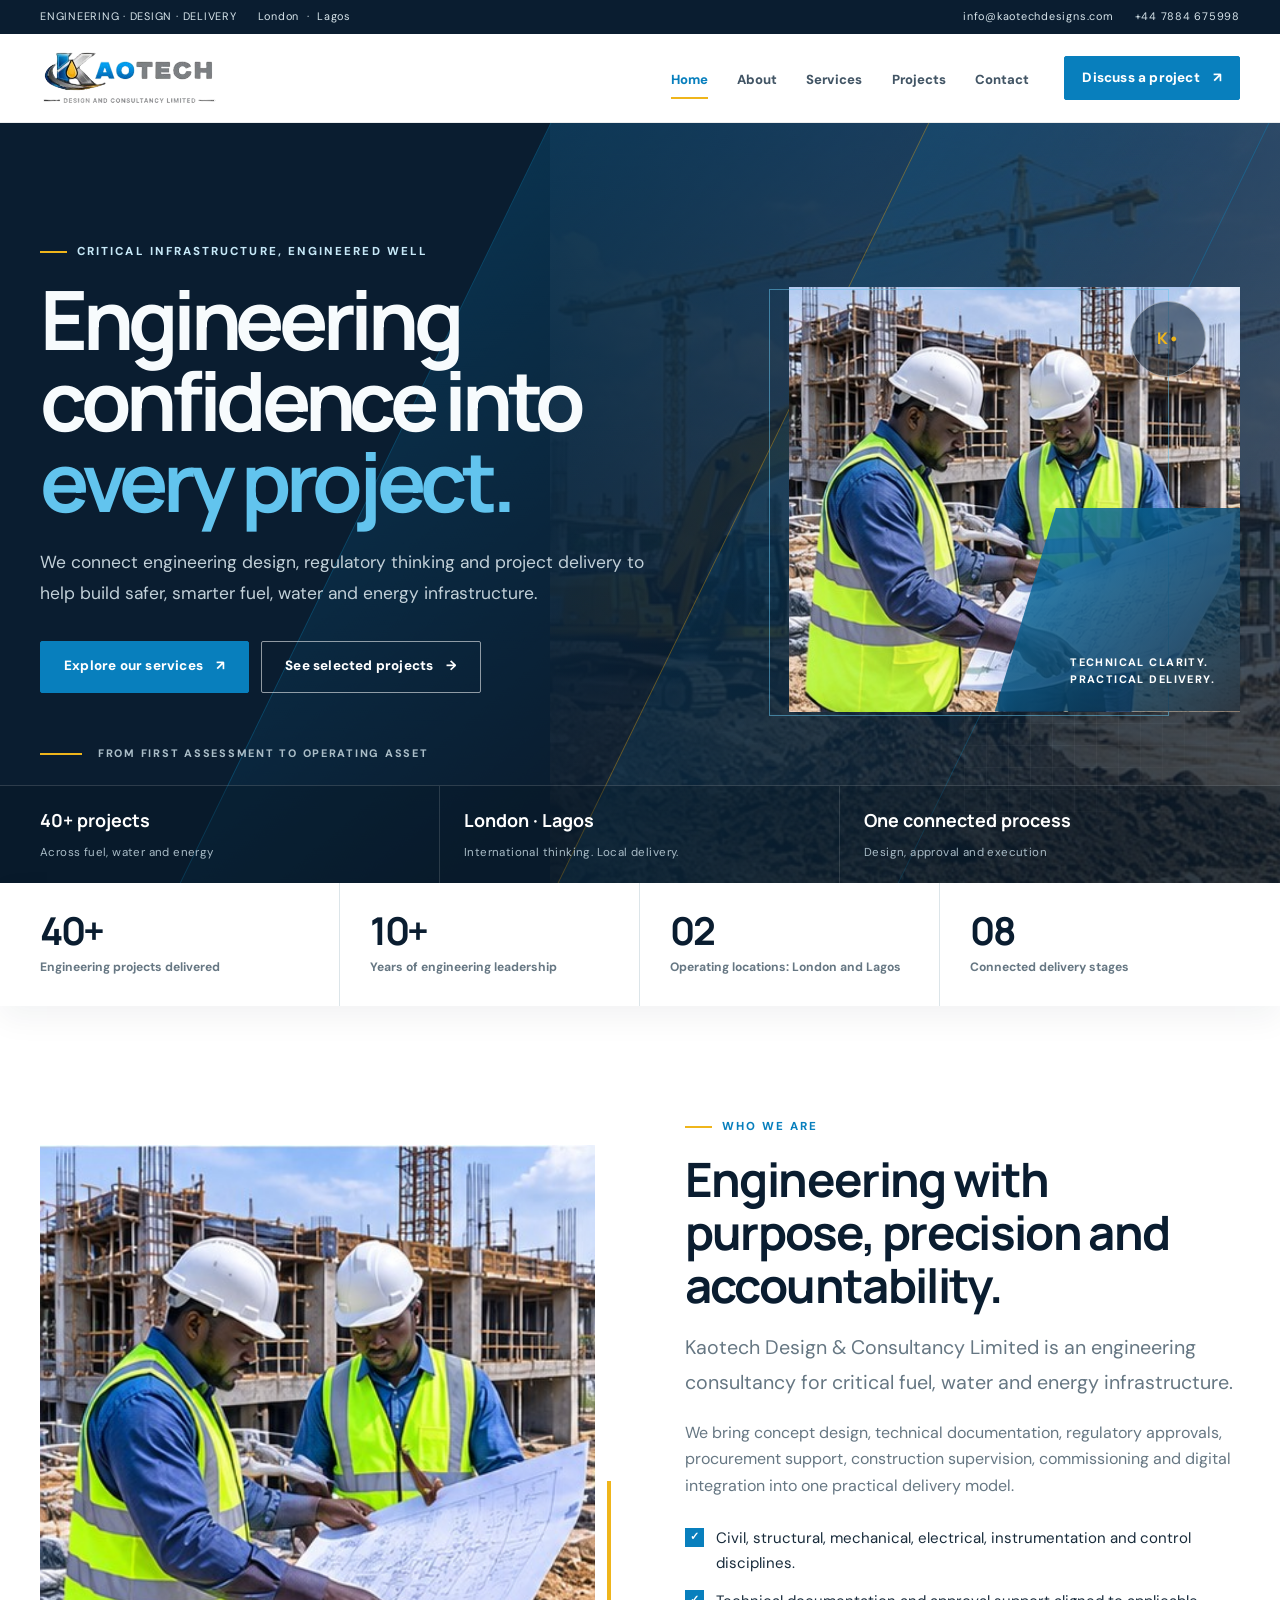
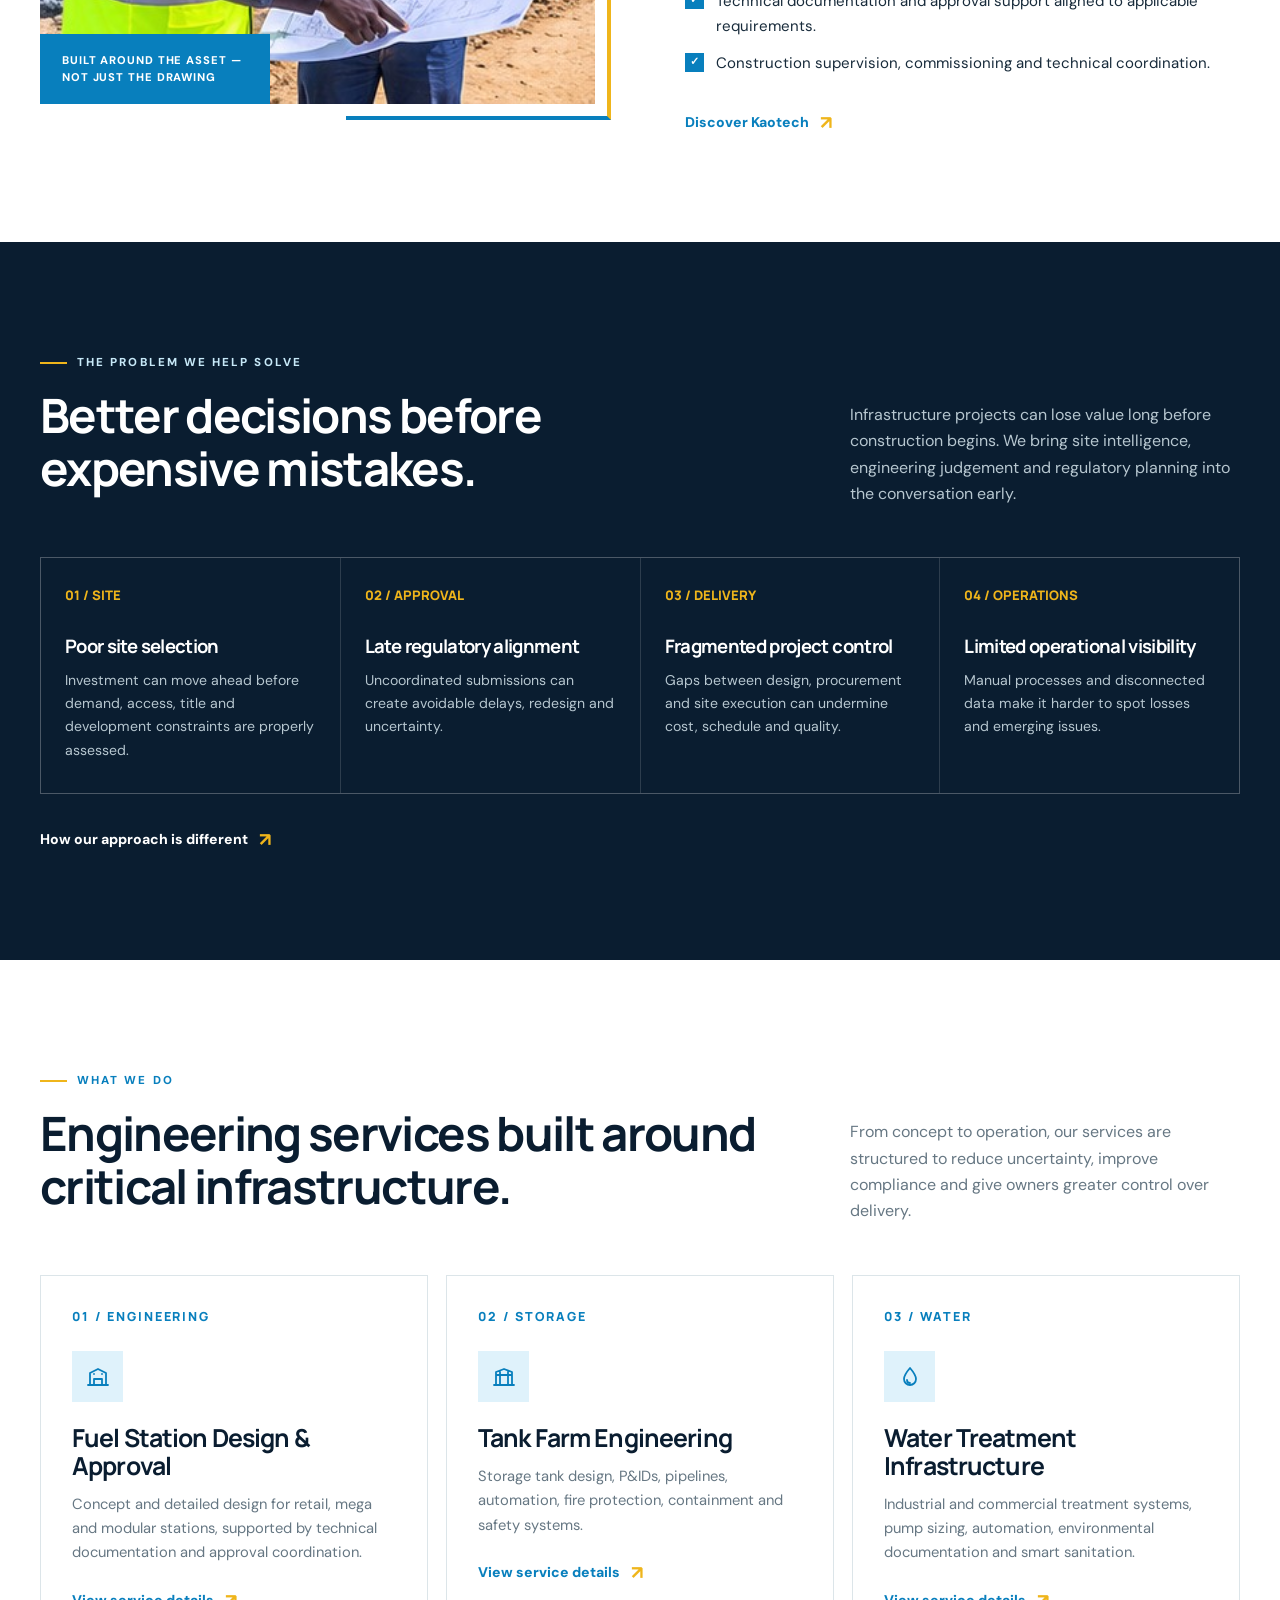
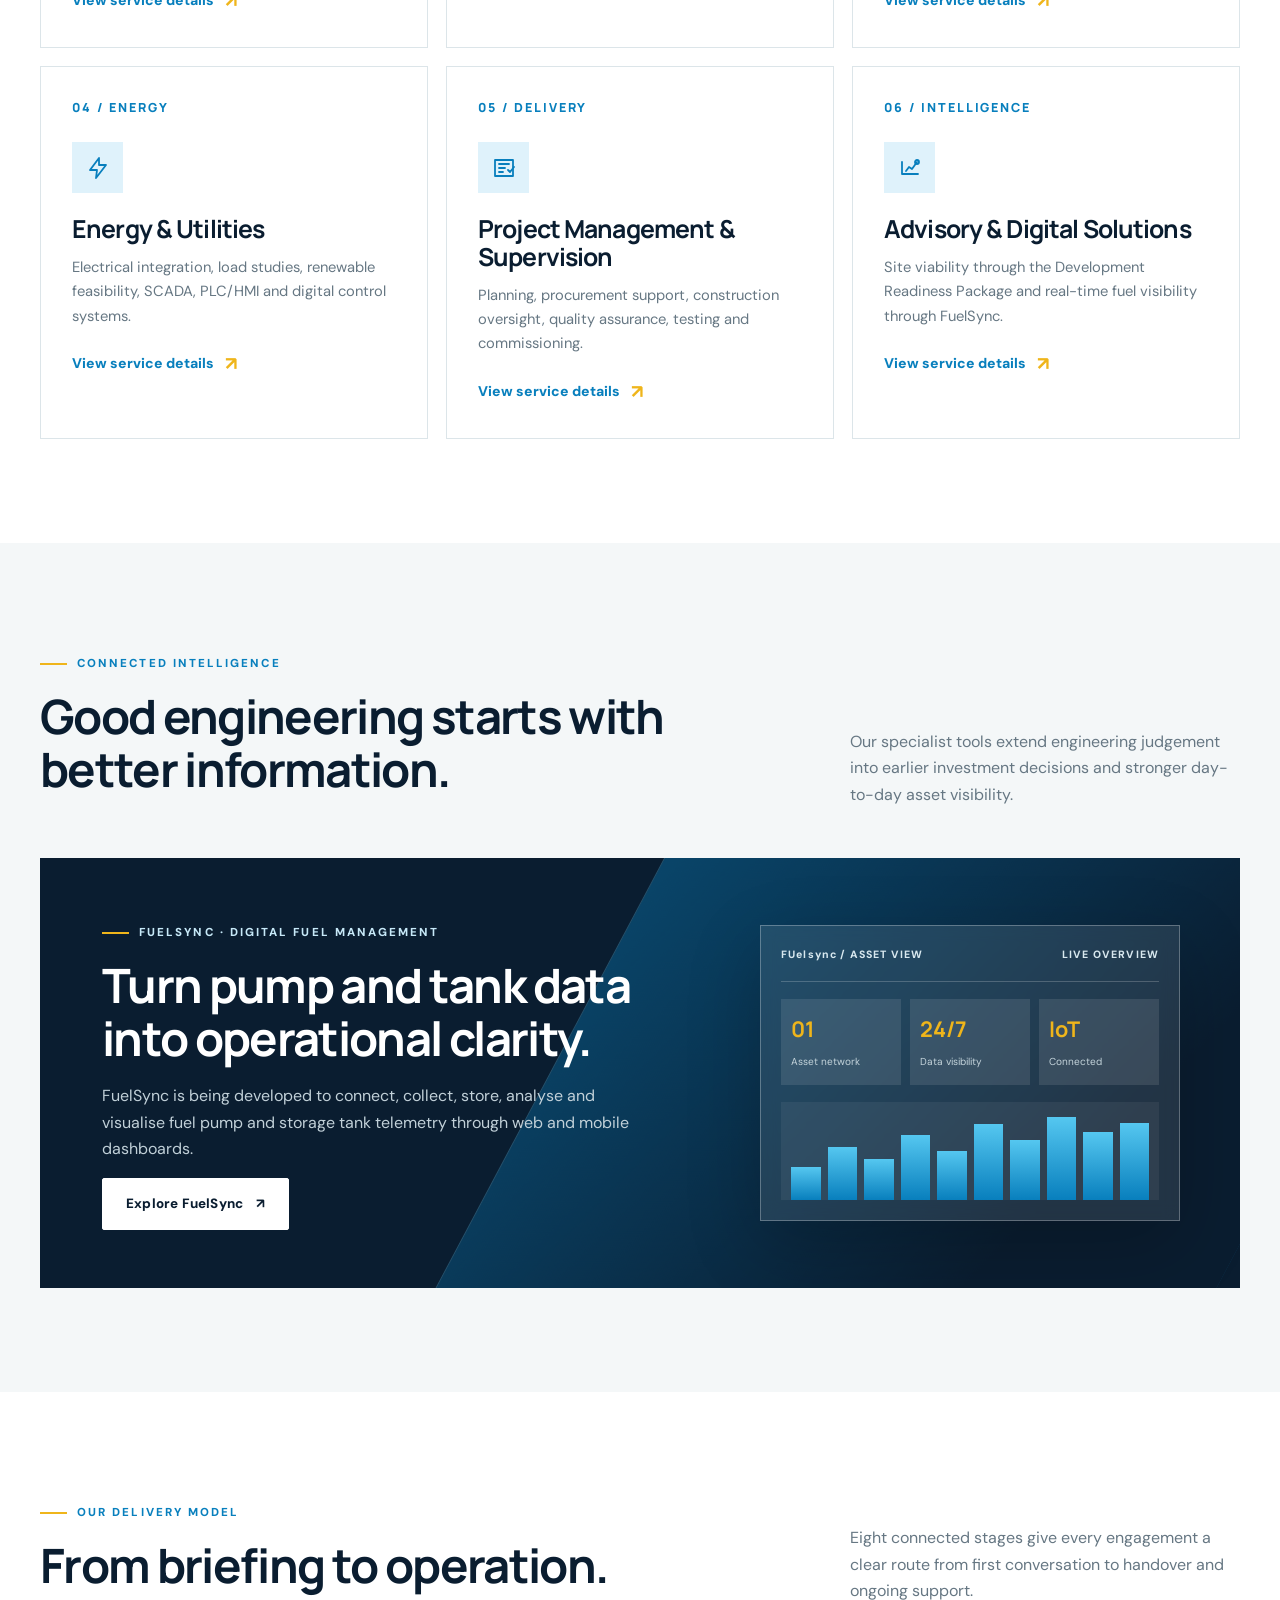
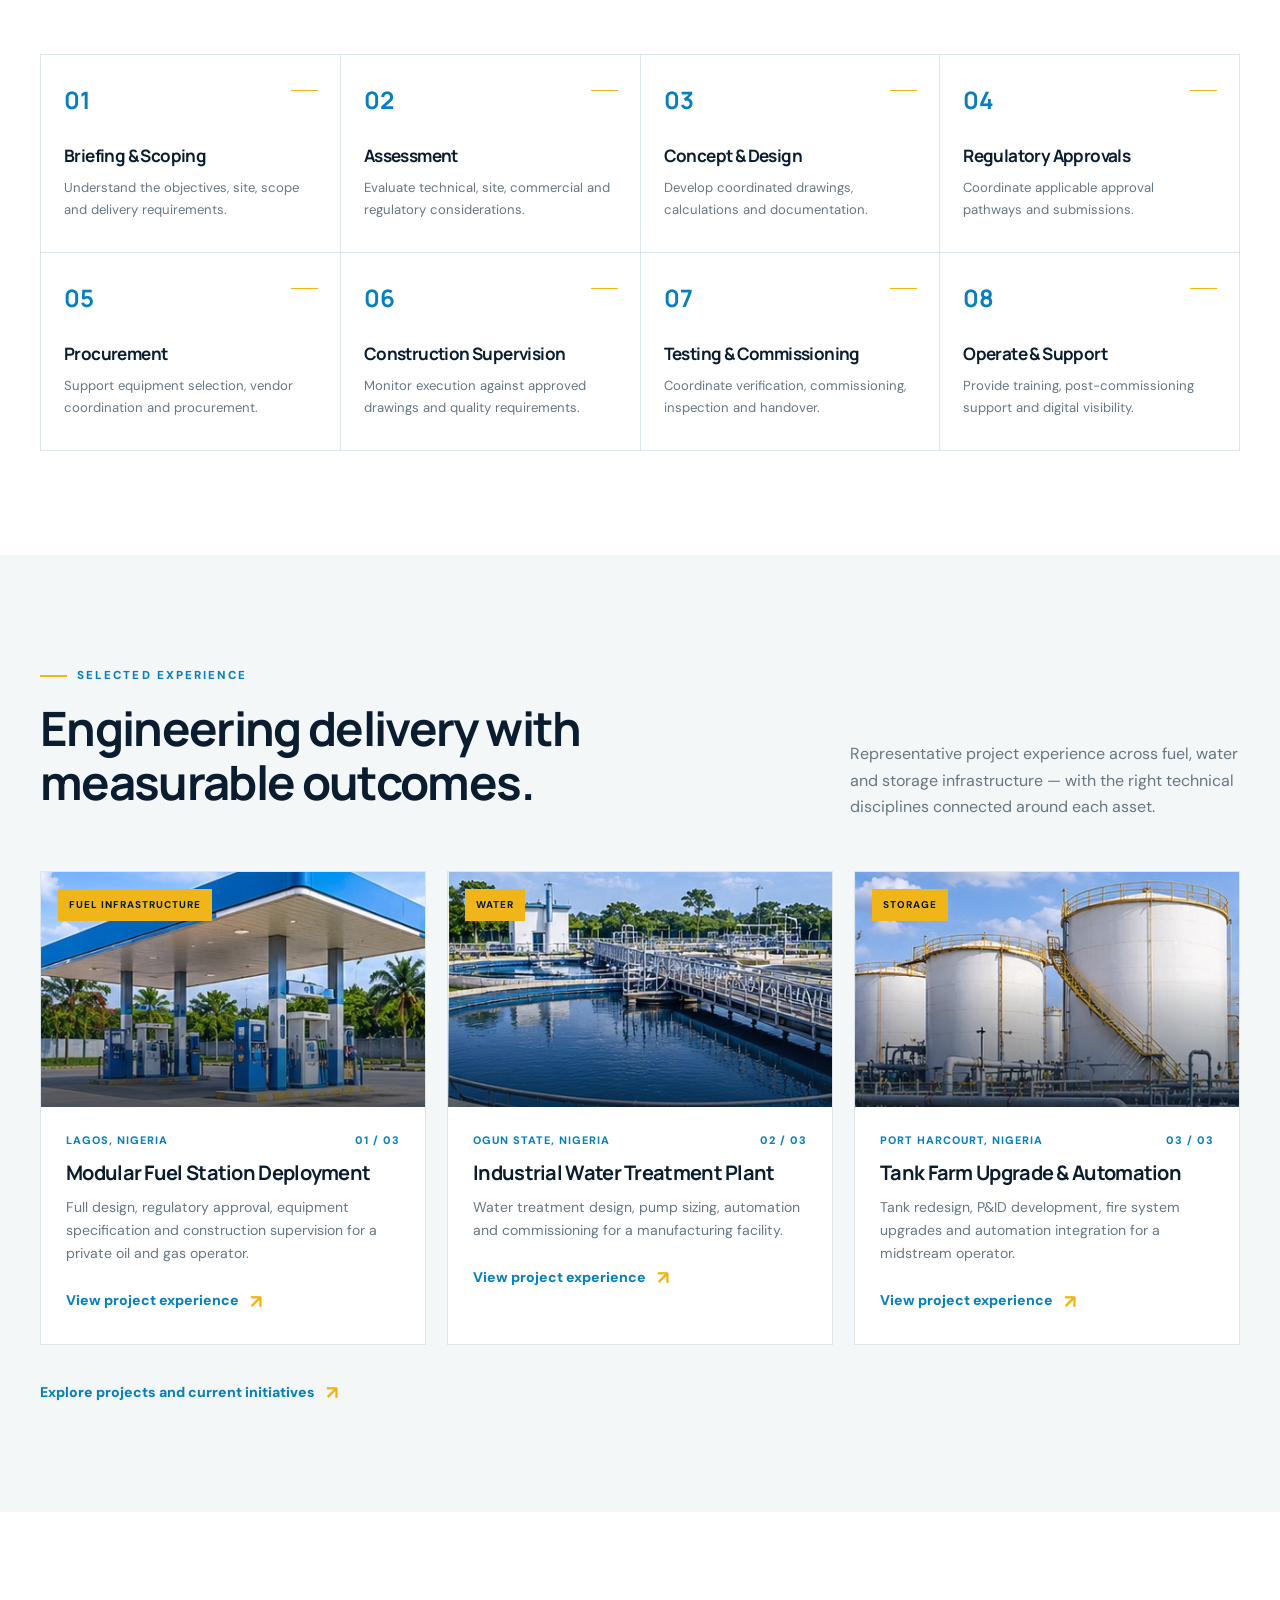
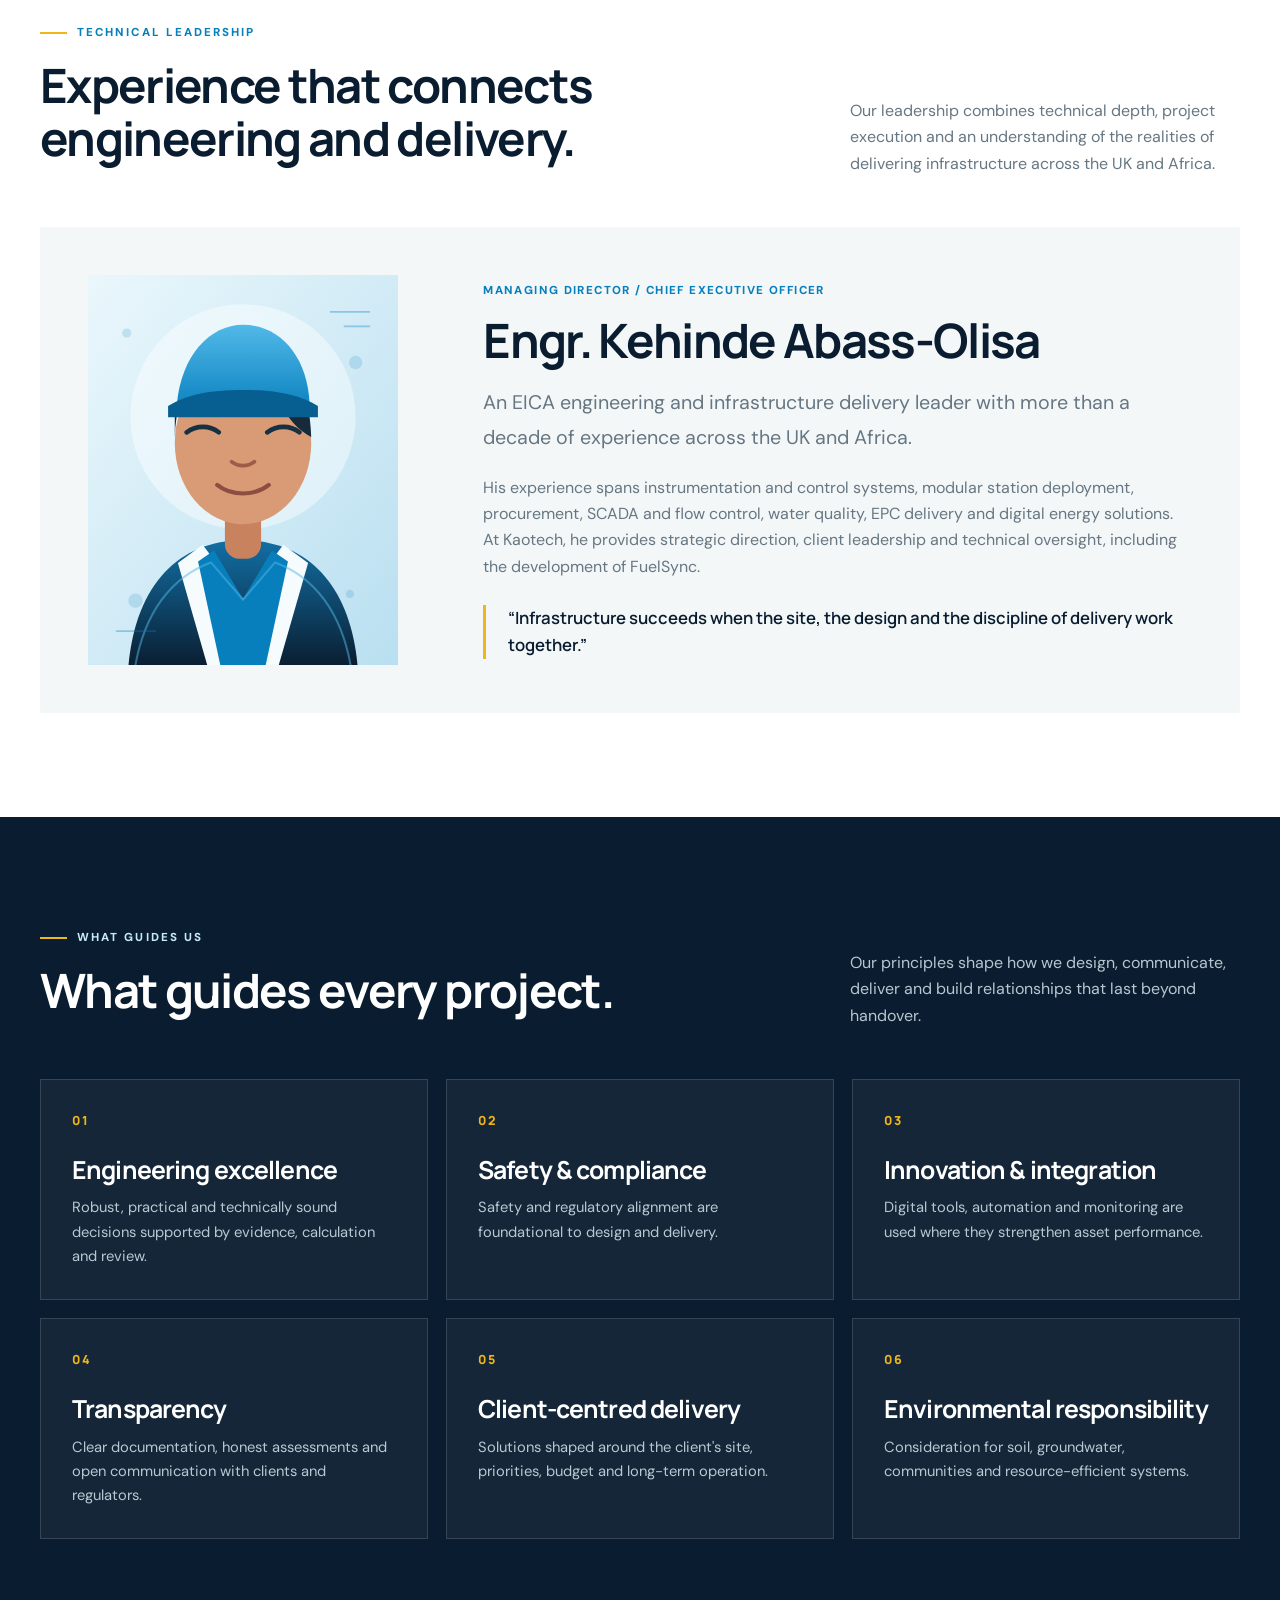
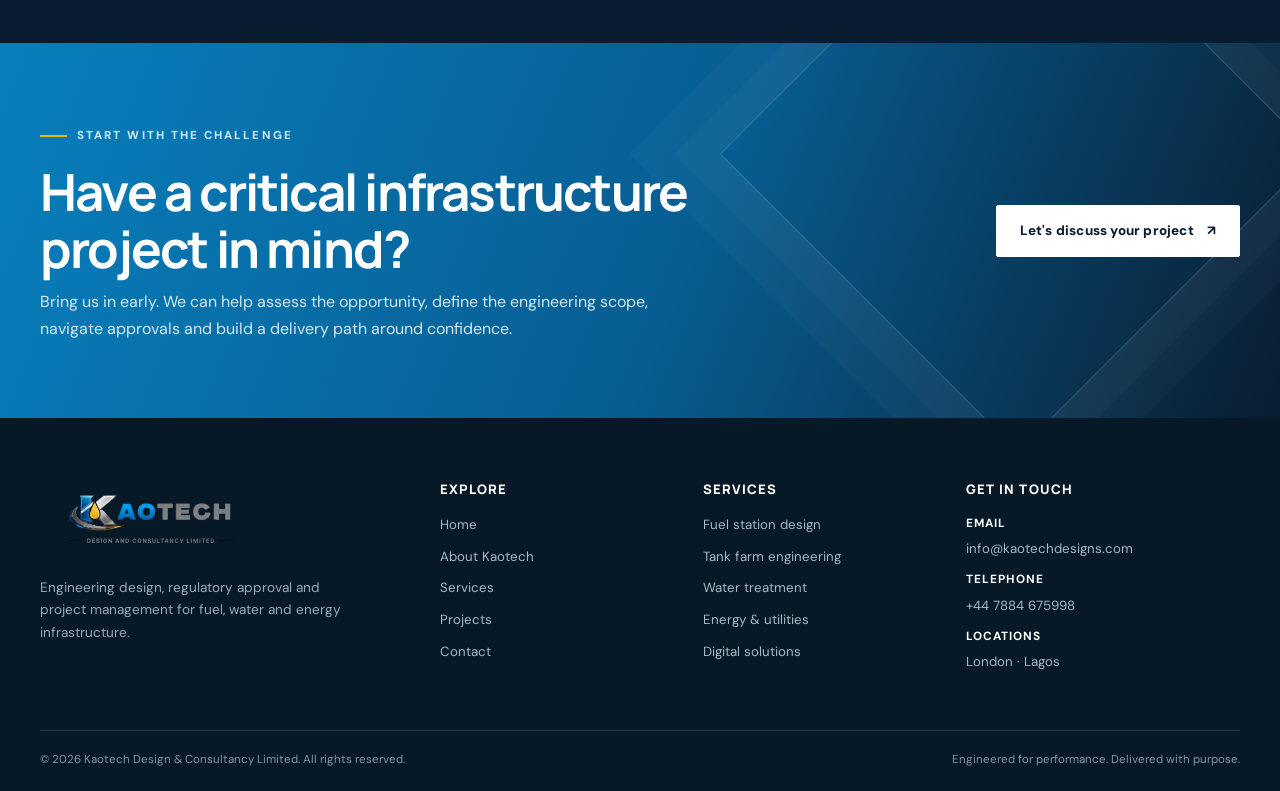
<file: index.html>
<!DOCTYPE html>
<html lang="en">
<head>
  <meta charset="UTF-8">
  <meta name="viewport" content="width=device-width, initial-scale=1.0">
  <meta name="theme-color" content="#0a1d30">
  <meta name="description" content="Kaotech Design & Consultancy delivers engineering design, regulatory approval and project management for fuel, water and energy infrastructure.">
  <title>Kaotech Design & Consultancy | Engineering Confidence</title>
  <link rel="icon" type="image/svg+xml" href="assets/favicon.svg">
  <link rel="preconnect" href="https://fonts.googleapis.com">
  <link rel="preconnect" href="https://fonts.gstatic.com" crossorigin>
  <link rel="stylesheet" href="assets/site.css">
  <script src="assets/site.js" defer></script>
</head>
<body data-page="home">
  <a class="skip-link" href="#main">Skip to content</a>
  <div class="utility-bar"><div class="container utility-inner"><div class="utility-left"><span>ENGINEERING · DESIGN · DELIVERY</span><span>London &nbsp;·&nbsp; Lagos</span></div><div class="utility-right"><a href="mailto:info@kaotechdesigns.com">info@kaotechdesigns.com</a><a href="tel:+447884675998">+44 7884 675998</a></div></div></div>
  <header class="site-header">
    <div class="container nav-shell">
      <a class="brand" href="index.html" aria-label="Kaotech home"><img src="assets/kaotech-logo.jpg" alt="KAO TECH Design & Consultancy Limited logo"></a>
      <nav class="desktop-nav" aria-label="Main navigation"><a href="index.html" data-page-link="home">Home</a><a href="about.html" data-page-link="about">About</a><a href="service.html" data-page-link="services">Services</a><a href="project.html" data-page-link="projects">Projects</a><a href="contact.html" data-page-link="contact">Contact</a></nav>
      <a class="btn btn-primary nav-cta" href="contact.html">Discuss a project <span aria-hidden="true">↗</span></a>
      <button class="menu-toggle" type="button" aria-label="Open navigation menu" aria-expanded="false" aria-controls="mobile-navigation" data-menu-toggle><span></span><span></span><span></span></button>
    </div>
    <nav class="mobile-nav" id="mobile-navigation" data-menu-panel aria-label="Mobile navigation"><div class="mobile-nav-inner"><a href="index.html" data-page-link="home">Home</a><a href="about.html" data-page-link="about">About</a><a href="service.html" data-page-link="services">Services</a><a href="project.html" data-page-link="projects">Projects</a><a href="contact.html" data-page-link="contact">Contact</a><a class="mobile-cta" href="contact.html">Discuss a project&nbsp; ↗</a></div></nav>
  </header>

  <main id="main">
    <section class="hero">
      <img class="hero-bg" src="assets/images/construction-site.jpg" alt="Active construction site with an excavator and tower cranes">
      <div class="hero-shade"></div><div class="hero-grid"></div>
      <div class="hero-inner">
        <div class="hero-copy reveal">
          <span class="eyebrow light">Critical infrastructure, engineered well</span>
          <h1>Engineering confidence into <span class="accent">every project.</span></h1>
          <p>We connect engineering design, regulatory thinking and project delivery to help build safer, smarter fuel, water and energy infrastructure.</p>
          <div class="hero-actions"><a class="btn btn-primary" href="service.html">Explore our services <span aria-hidden="true">↗</span></a><a class="btn btn-ghost" href="project.html">See selected projects <span aria-hidden="true">→</span></a></div>
          <div class="hero-index">From first assessment to operating asset</div>
        </div>
        <div class="hero-visual reveal" aria-label="Engineering and infrastructure image">
          <img src="assets/images/engineering-team.jpg" alt="Site engineers reviewing technical drawings at a construction project">
          <span class="hero-mark">K<span aria-hidden="true">•</span></span>
          <span class="visual-label">Technical clarity.<br>Practical delivery.</span>
        </div>
      </div>
      <div class="hero-bottom"><div class="hero-bottom-inner"><div class="hero-bottom-item"><strong>40+ projects</strong><span>Across fuel, water and energy</span></div><div class="hero-bottom-item"><strong>London · Lagos</strong><span>International thinking. Local delivery.</span></div><div class="hero-bottom-item"><strong>One connected process</strong><span>Design, approval and execution</span></div></div></div>
    </section>

    <section class="metrics" aria-label="Kaotech at a glance"><div class="container metrics-grid"><div class="metric"><strong>40+</strong><span>Engineering projects delivered</span></div><div class="metric"><strong>10+</strong><span>Years of engineering leadership</span></div><div class="metric"><strong>02</strong><span>Operating locations: London and Lagos</span></div><div class="metric"><strong>08</strong><span>Connected delivery stages</span></div></div></section>

    <section class="section" id="about"><div class="container split">
      <div class="image-frame reveal"><img src="assets/images/engineering-team.jpg" alt="Engineering professionals reviewing construction plans on site"><span class="image-tag">Built around the asset — not just the drawing</span></div>
      <div class="reveal"><span class="eyebrow">Who we are</span><h2>Engineering with purpose, precision and accountability.</h2><p class="lead">Kaotech Design & Consultancy Limited is an engineering consultancy for critical fuel, water and energy infrastructure.</p><p>We bring concept design, technical documentation, regulatory approvals, procurement support, construction supervision, commissioning and digital integration into one practical delivery model.</p><ul class="check-list"><li>Civil, structural, mechanical, electrical, instrumentation and control disciplines.</li><li>Technical documentation and approval support aligned to applicable requirements.</li><li>Construction supervision, commissioning and technical coordination.</li></ul><a class="text-link" href="about.html">Discover Kaotech</a></div>
    </div></section>

    <section class="section section-dark"><div class="container">
      <div class="section-head reveal"><div><span class="eyebrow light">The problem we help solve</span><h2>Better decisions before expensive mistakes.</h2></div><p>Infrastructure projects can lose value long before construction begins. We bring site intelligence, engineering judgement and regulatory planning into the conversation early.</p></div>
      <div class="challenge-grid reveal">
        <article class="challenge"><span class="index">01 / SITE</span><h3>Poor site selection</h3><p>Investment can move ahead before demand, access, title and development constraints are properly assessed.</p></article>
        <article class="challenge"><span class="index">02 / APPROVAL</span><h3>Late regulatory alignment</h3><p>Uncoordinated submissions can create avoidable delays, redesign and uncertainty.</p></article>
        <article class="challenge"><span class="index">03 / DELIVERY</span><h3>Fragmented project control</h3><p>Gaps between design, procurement and site execution can undermine cost, schedule and quality.</p></article>
        <article class="challenge"><span class="index">04 / OPERATIONS</span><h3>Limited operational visibility</h3><p>Manual processes and disconnected data make it harder to spot losses and emerging issues.</p></article>
      </div>
      <div class="reveal" style="margin-top:30px"><a class="text-link light" href="about.html">How our approach is different</a></div>
    </div></section>

    <section class="section" id="services"><div class="container">
      <div class="section-head reveal"><div><span class="eyebrow">What we do</span><h2>Engineering services built around critical infrastructure.</h2></div><p>From concept to operation, our services are structured to reduce uncertainty, improve compliance and give owners greater control over delivery.</p></div>
      <div class="card-grid">
        <article class="card reveal"><span class="card-number">01 / ENGINEERING</span><div class="icon-box"><svg viewBox="0 0 24 24"><path d="M4 20V8l8-4 8 4v12M2 20h20M8 20v-6h8v6M8 9h.01M16 9h.01"/></svg></div><h3>Fuel Station Design & Approval</h3><p>Concept and detailed design for retail, mega and modular stations, supported by technical documentation and approval coordination.</p><button class="text-link text-link-button" type="button" data-service-open="fuel">View service details</button></article>
        <article class="card reveal"><span class="card-number">02 / STORAGE</span><div class="icon-box"><svg viewBox="0 0 24 24"><path d="M4 20V7l8-3 8 3v13M4 10h16M8 7v13M16 7v13M2 20h20"/></svg></div><h3>Tank Farm Engineering</h3><p>Storage tank design, P&amp;IDs, pipelines, automation, fire protection, containment and safety systems.</p><button class="text-link text-link-button" type="button" data-service-open="tank-farm">View service details</button></article>
        <article class="card reveal"><span class="card-number">03 / WATER</span><div class="icon-box"><svg viewBox="0 0 24 24"><path d="M12 3s6 7 6 11a6 6 0 1 1-12 0c0-4 6-11 6-11Z"/><path d="M9 15a3 3 0 0 0 3 3"/></svg></div><h3>Water Treatment Infrastructure</h3><p>Industrial and commercial treatment systems, pump sizing, automation, environmental documentation and smart sanitation.</p><button class="text-link text-link-button" type="button" data-service-open="water">View service details</button></article>
        <article class="card reveal"><span class="card-number">04 / ENERGY</span><div class="icon-box"><svg viewBox="0 0 24 24"><path d="m13 2-9 12h7l-1 8 10-13h-7z"/></svg></div><h3>Energy &amp; Utilities</h3><p>Electrical integration, load studies, renewable feasibility, SCADA, PLC/HMI and digital control systems.</p><button class="text-link text-link-button" type="button" data-service-open="energy">View service details</button></article>
        <article class="card reveal"><span class="card-number">05 / DELIVERY</span><div class="icon-box"><svg viewBox="0 0 24 24"><path d="M3 4h18v16H3zM7 8h10M7 12h6M7 16h4"/><path d="m16 14 2 2 4-5"/></svg></div><h3>Project Management &amp; Supervision</h3><p>Planning, procurement support, construction oversight, quality assurance, testing and commissioning.</p><button class="text-link text-link-button" type="button" data-service-open="project-management">View service details</button></article>
        <article class="card reveal"><span class="card-number">06 / INTELLIGENCE</span><div class="icon-box"><svg viewBox="0 0 24 24"><path d="M4 18V6m0 12h16M8 15l3-4 3 2 5-7"/><circle cx="19" cy="6" r="2"/></svg></div><h3>Advisory &amp; Digital Solutions</h3><p>Site viability through the Development Readiness Package and real-time fuel visibility through FuelSync.</p><button class="text-link text-link-button" type="button" data-service-open="specialist">View service details</button></article>
      </div>
    </div></section>

    <section class="section section-tint"><div class="container">
      <div class="section-head reveal"><div><span class="eyebrow">Connected intelligence</span><h2>Good engineering starts with better information.</h2></div><p>Our specialist tools extend engineering judgement into earlier investment decisions and stronger day-to-day asset visibility.</p></div>
      <div class="digital-panel reveal"><div class="digital-copy"><span class="eyebrow light">FuelSync · digital fuel management</span><h2>Turn pump and tank data into operational clarity.</h2><p>FuelSync is being developed to connect, collect, store, analyse and visualise fuel pump and storage tank telemetry through web and mobile dashboards.</p><a class="btn btn-light" href="service.html#fuelsync">Explore FuelSync <span aria-hidden="true">↗</span></a></div><div class="digital-mockup" aria-label="Illustrative FuelSync dashboard visual"><div class="dashboard"><div class="dashboard-top"><span>FUelsync / ASSET VIEW</span><span>LIVE OVERVIEW</span></div><div class="dashboard-stats"><div class="dashboard-stat"><strong>01</strong><span>Asset network</span></div><div class="dashboard-stat"><strong>24/7</strong><span>Data visibility</span></div><div class="dashboard-stat"><strong>IoT</strong><span>Connected</span></div></div><div class="dashboard-chart"><i style="height:38%"></i><i style="height:62%"></i><i style="height:48%"></i><i style="height:75%"></i><i style="height:57%"></i><i style="height:88%"></i><i style="height:70%"></i><i style="height:96%"></i><i style="height:79%"></i><i style="height:90%"></i></div></div></div></div>
    </div></section>

    <section class="section"><div class="container">
      <div class="section-head reveal"><div><span class="eyebrow">Our delivery model</span><h2>From briefing to operation.</h2></div><p>Eight connected stages give every engagement a clear route from first conversation to handover and ongoing support.</p></div>
      <div class="process-grid reveal">
        <article class="process-step"><span class="step-no">01</span><h3>Briefing &amp; Scoping</h3><p>Understand the objectives, site, scope and delivery requirements.</p></article>
        <article class="process-step"><span class="step-no">02</span><h3>Assessment</h3><p>Evaluate technical, site, commercial and regulatory considerations.</p></article>
        <article class="process-step"><span class="step-no">03</span><h3>Concept &amp; Design</h3><p>Develop coordinated drawings, calculations and documentation.</p></article>
        <article class="process-step"><span class="step-no">04</span><h3>Regulatory Approvals</h3><p>Coordinate applicable approval pathways and submissions.</p></article>
        <article class="process-step"><span class="step-no">05</span><h3>Procurement</h3><p>Support equipment selection, vendor coordination and procurement.</p></article>
        <article class="process-step"><span class="step-no">06</span><h3>Construction Supervision</h3><p>Monitor execution against approved drawings and quality requirements.</p></article>
        <article class="process-step"><span class="step-no">07</span><h3>Testing &amp; Commissioning</h3><p>Coordinate verification, commissioning, inspection and handover.</p></article>
        <article class="process-step"><span class="step-no">08</span><h3>Operate &amp; Support</h3><p>Provide training, post-commissioning support and digital visibility.</p></article>
      </div>
    </div></section>

    <section class="section section-tint" id="projects"><div class="container">
      <div class="section-head reveal"><div><span class="eyebrow">Selected experience</span><h2>Engineering delivery with measurable outcomes.</h2></div><p>Representative project experience across fuel, water and storage infrastructure — with the right technical disciplines connected around each asset.</p></div>
      <div class="project-grid">
        <article class="project-card reveal"><div class="project-image"><img src="assets/images/fuel-station.jpg" alt="Modern fuel station forecourt with fuel dispensers"><span class="project-category">Fuel infrastructure</span></div><div class="project-info"><div class="project-meta"><span>Lagos, Nigeria</span><span>01 / 03</span></div><h3>Modular Fuel Station Deployment</h3><p>Full design, regulatory approval, equipment specification and construction supervision for a private oil and gas operator.</p><a class="text-link" href="project.html">View project experience</a></div></article>
        <article class="project-card reveal"><div class="project-image"><img src="assets/images/water-treatment.jpg" alt="Industrial water treatment clarifier tanks and process basins"><span class="project-category">Water</span></div><div class="project-info"><div class="project-meta"><span>Ogun State, Nigeria</span><span>02 / 03</span></div><h3>Industrial Water Treatment Plant</h3><p>Water treatment design, pump sizing, automation and commissioning for a manufacturing facility.</p><a class="text-link" href="project.html">View project experience</a></div></article>
        <article class="project-card reveal"><div class="project-image"><img src="assets/images/tank-farm.jpg" alt="Large petroleum storage tanks connected by industrial pipelines"><span class="project-category">Storage</span></div><div class="project-info"><div class="project-meta"><span>Port Harcourt, Nigeria</span><span>03 / 03</span></div><h3>Tank Farm Upgrade &amp; Automation</h3><p>Tank redesign, P&amp;ID development, fire system upgrades and automation integration for a midstream operator.</p><a class="text-link" href="project.html">View project experience</a></div></article>
      </div>
      <div class="reveal" style="margin-top:32px"><a class="text-link" href="project.html">Explore projects and current initiatives</a></div>
    </div></section>

    <section class="section"><div class="container">
      <div class="section-head reveal"><div><span class="eyebrow">Technical leadership</span><h2>Experience that connects engineering and delivery.</h2></div><p>Our leadership combines technical depth, project execution and an understanding of the realities of delivering infrastructure across the UK and Africa.</p></div>
      <div class="leader-panel reveal"><div class="leader-photo"><img src="assets/images/engineering-avatar.svg" alt="Illustrated engineering leadership avatar wearing a blue safety helmet"></div><div><span class="leader-role">Managing Director / Chief Executive Officer</span><h2>Engr. Kehinde Abass-Olisa</h2><p class="lead">An EICA engineering and infrastructure delivery leader with more than a decade of experience across the UK and Africa.</p><p>His experience spans instrumentation and control systems, modular station deployment, procurement, SCADA and flow control, water quality, EPC delivery and digital energy solutions. At Kaotech, he provides strategic direction, client leadership and technical oversight, including the development of FuelSync.</p><div class="leader-quote">“Infrastructure succeeds when the site, the design and the discipline of delivery work together.”</div></div></div>
    </div></section>

    <section class="section section-dark"><div class="container">
      <div class="section-head reveal"><div><span class="eyebrow light">What guides us</span><h2>What guides every project.</h2></div><p>Our principles shape how we design, communicate, deliver and build relationships that last beyond handover.</p></div>
      <div class="card-grid">
        <article class="card card-dark reveal"><span class="card-number">01</span><h3>Engineering excellence</h3><p>Robust, practical and technically sound decisions supported by evidence, calculation and review.</p></article>
        <article class="card card-dark reveal"><span class="card-number">02</span><h3>Safety &amp; compliance</h3><p>Safety and regulatory alignment are foundational to design and delivery.</p></article>
        <article class="card card-dark reveal"><span class="card-number">03</span><h3>Innovation &amp; integration</h3><p>Digital tools, automation and monitoring are used where they strengthen asset performance.</p></article>
        <article class="card card-dark reveal"><span class="card-number">04</span><h3>Transparency</h3><p>Clear documentation, honest assessments and open communication with clients and regulators.</p></article>
        <article class="card card-dark reveal"><span class="card-number">05</span><h3>Client-centred delivery</h3><p>Solutions shaped around the client's site, priorities, budget and long-term operation.</p></article>
        <article class="card card-dark reveal"><span class="card-number">06</span><h3>Environmental responsibility</h3><p>Consideration for soil, groundwater, communities and resource-efficient systems.</p></article>
      </div>
    </div></section>

    <section class="cta-band"><div class="container cta-inner"><div><span class="eyebrow light">Start with the challenge</span><h2>Have a critical infrastructure project in mind?</h2><p>Bring us in early. We can help assess the opportunity, define the engineering scope, navigate approvals and build a delivery path around confidence.</p></div><a class="btn btn-light" href="contact.html">Let's discuss your project <span aria-hidden="true">↗</span></a></div></section>
  </main>

  <footer class="site-footer"><div class="container"><div class="footer-main"><div class="footer-intro"><a class="footer-brand-plate" href="index.html"><img src="assets/kaotech-logo.jpg" alt="KAO TECH Design & Consultancy Limited"></a><p>Engineering design, regulatory approval and project management for fuel, water and energy infrastructure.</p></div><div class="footer-col"><h4>Explore</h4><div class="footer-links"><a href="index.html">Home</a><a href="about.html">About Kaotech</a><a href="service.html">Services</a><a href="project.html">Projects</a><a href="contact.html">Contact</a></div></div><div class="footer-col"><h4>Services</h4><div class="footer-links"><a href="service.html#fuel">Fuel station design</a><a href="service.html#tank-farm">Tank farm engineering</a><a href="service.html#water">Water treatment</a><a href="service.html#energy">Energy &amp; utilities</a><a href="service.html#specialist">Digital solutions</a></div></div><div class="footer-col footer-contact"><h4>Get in touch</h4><p><strong>Email</strong><a href="mailto:info@kaotechdesigns.com">info@kaotechdesigns.com</a></p><p><strong>Telephone</strong><a href="tel:+447884675998">+44 7884 675998</a></p><p><strong>Locations</strong>London · Lagos</p></div></div><div class="footer-bottom"><div>© <span data-year>2026</span> Kaotech Design &amp; Consultancy Limited. All rights reserved.</div><span>Engineered for performance. Delivered with purpose.</span></div></div></footer>
  <button class="back-top" type="button" aria-label="Back to top" data-back-top>↑</button>

  <dialog class="service-modal" data-service-modal aria-labelledby="service-modal-title">
    <div class="service-modal-panel">
      <button class="service-modal-close" type="button" aria-label="Close service details" data-service-close>×</button>
      <span class="eyebrow" data-service-kicker>Service details</span>
      <h2 id="service-modal-title" data-service-title>Service title</h2>
      <p class="service-modal-intro" data-service-intro></p>
      <h3>What this service can include</h3>
      <ul class="service-modal-list" data-service-features></ul>
      <div class="service-modal-footer">
        <p>Tell us about your project and we'll help define the right scope.</p>
        <a class="btn btn-primary" data-service-request href="contact.html#contact-form-section">Request this service <span aria-hidden="true">↗</span></a>
      </div>
    </div>
  </dialog>
  </body>
</html>
</file>
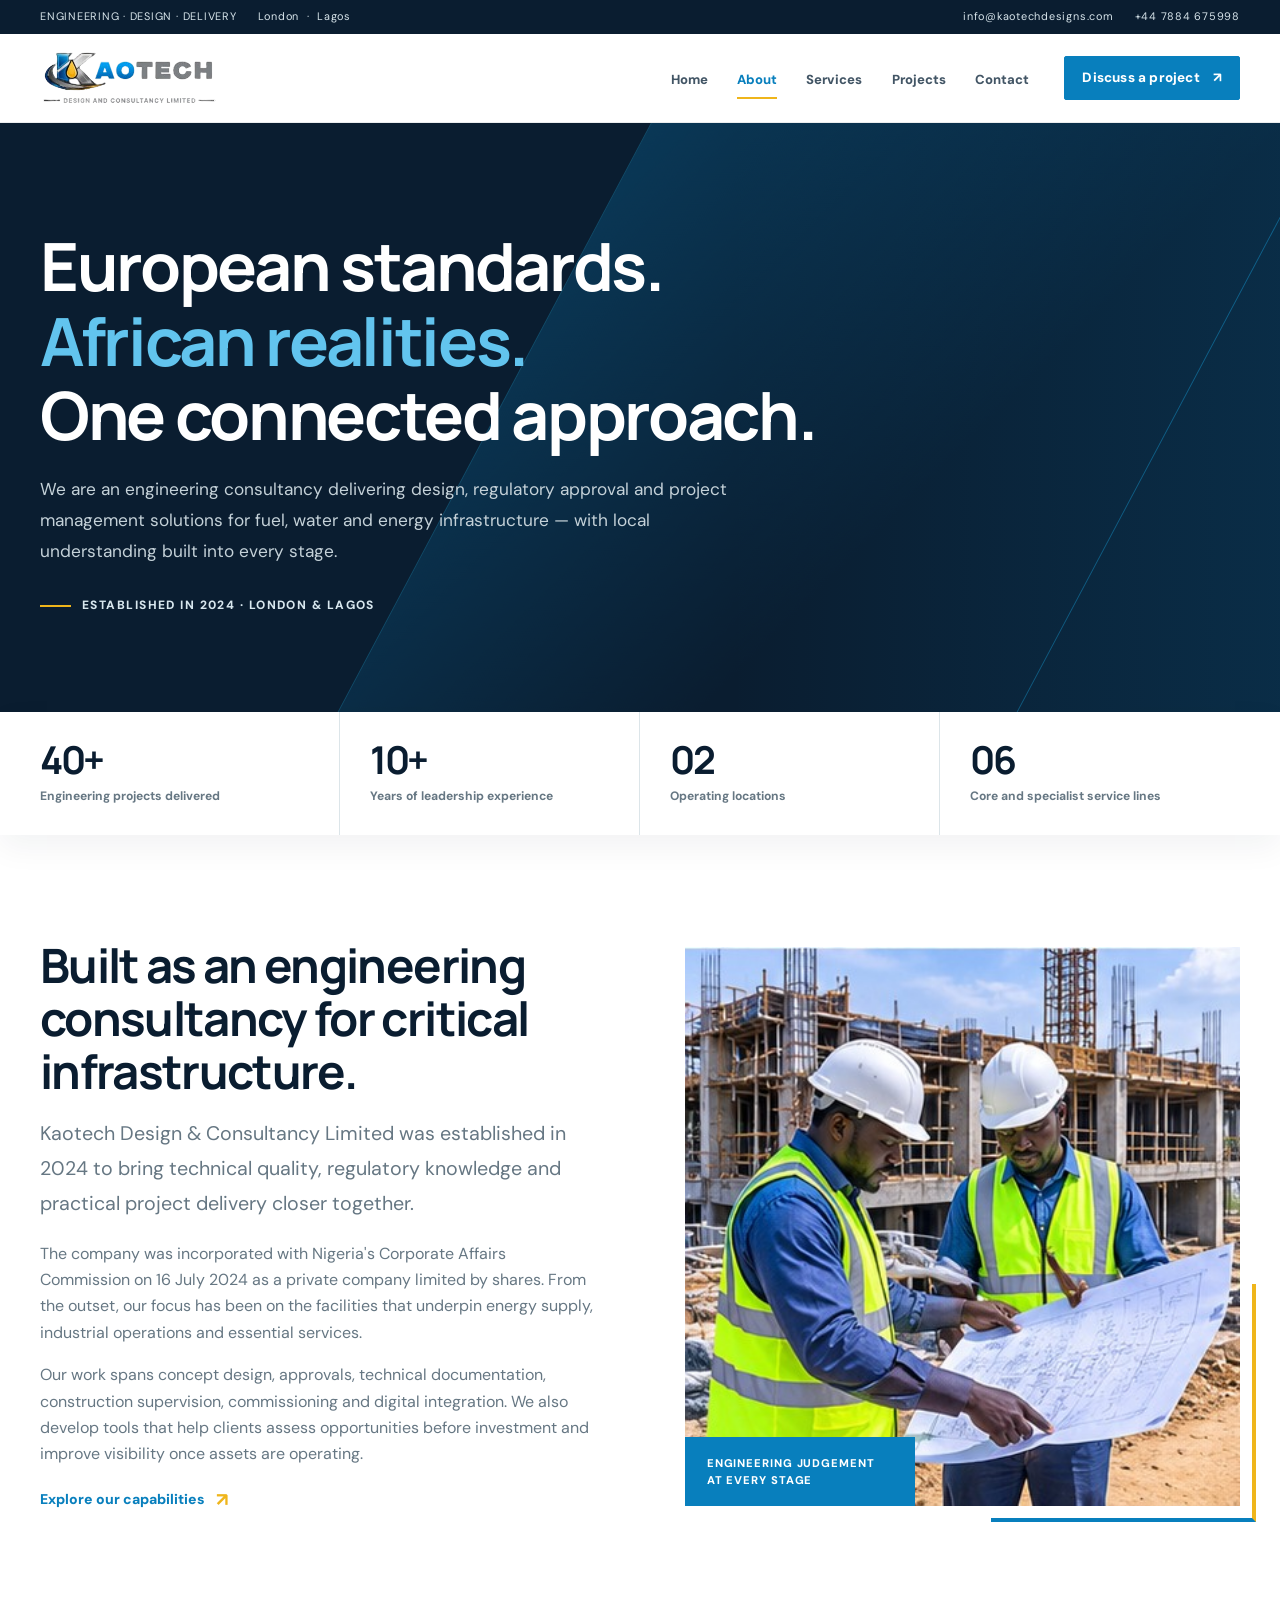
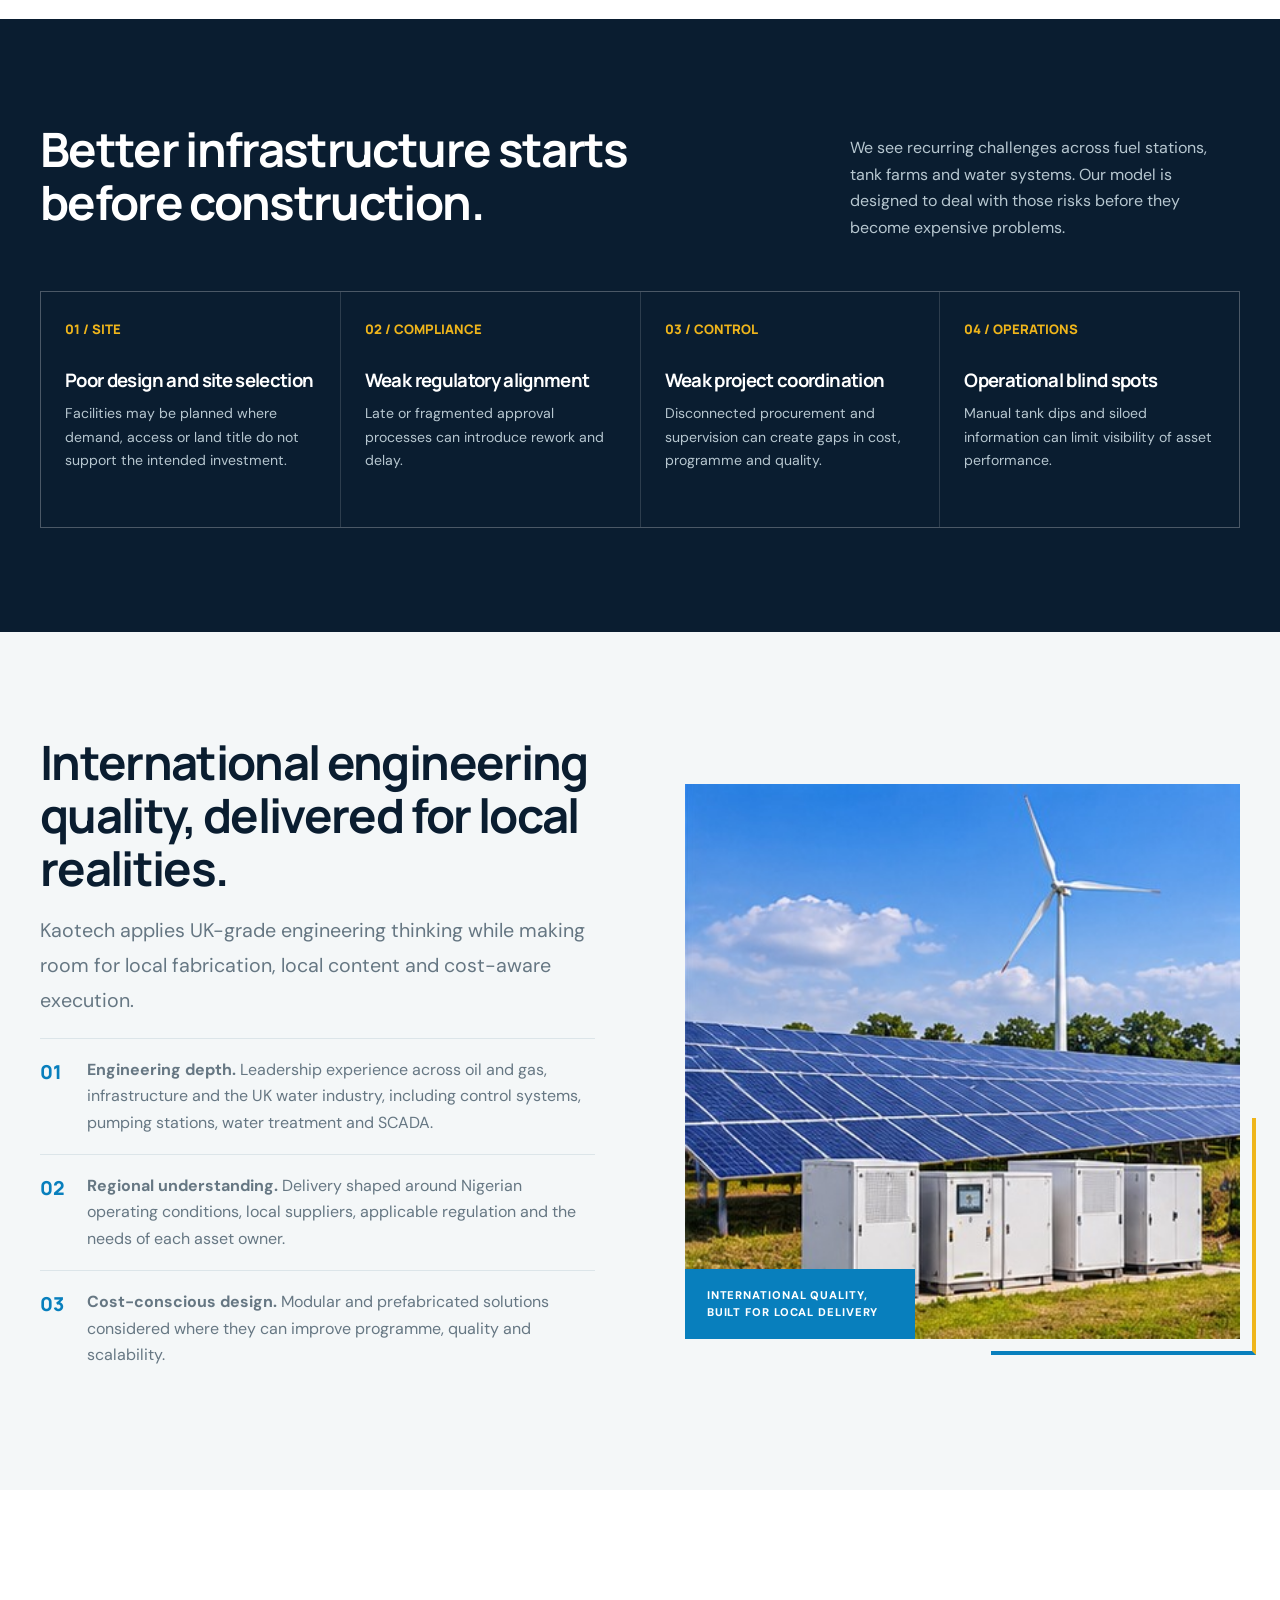
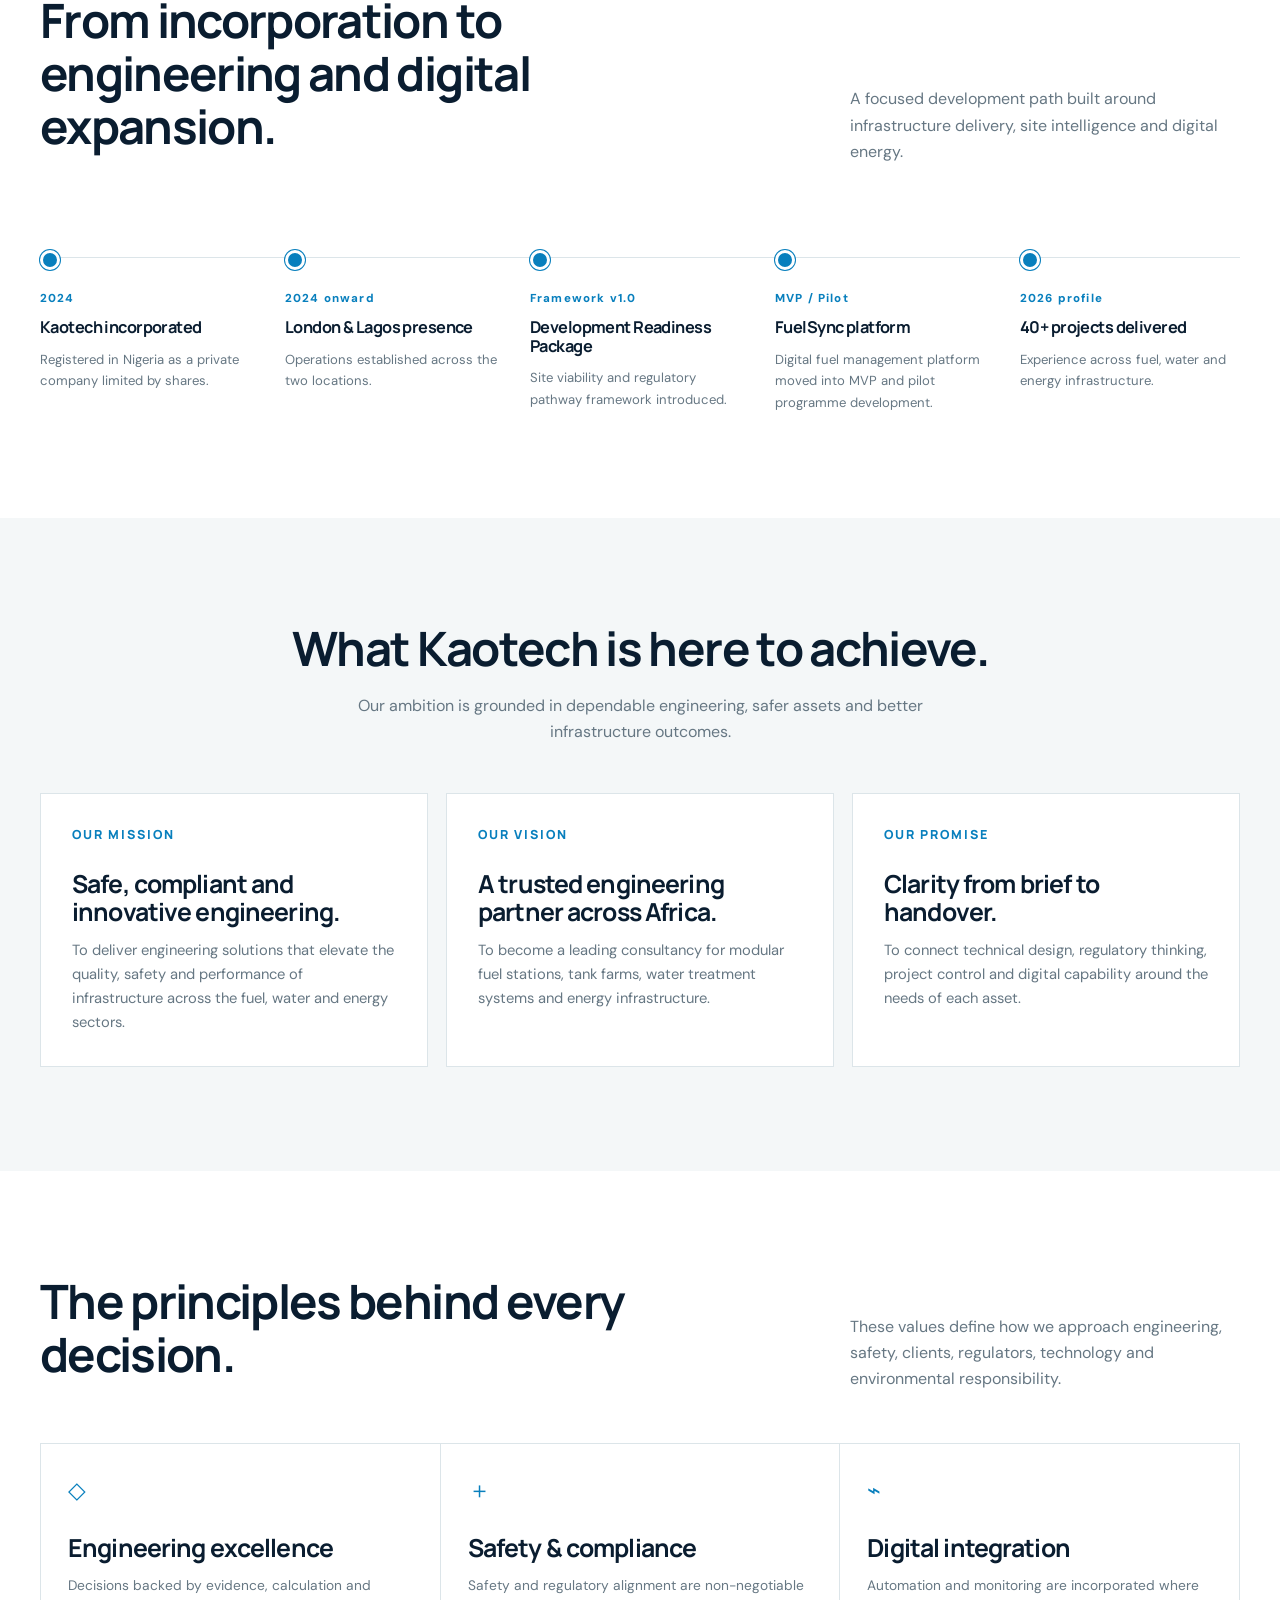
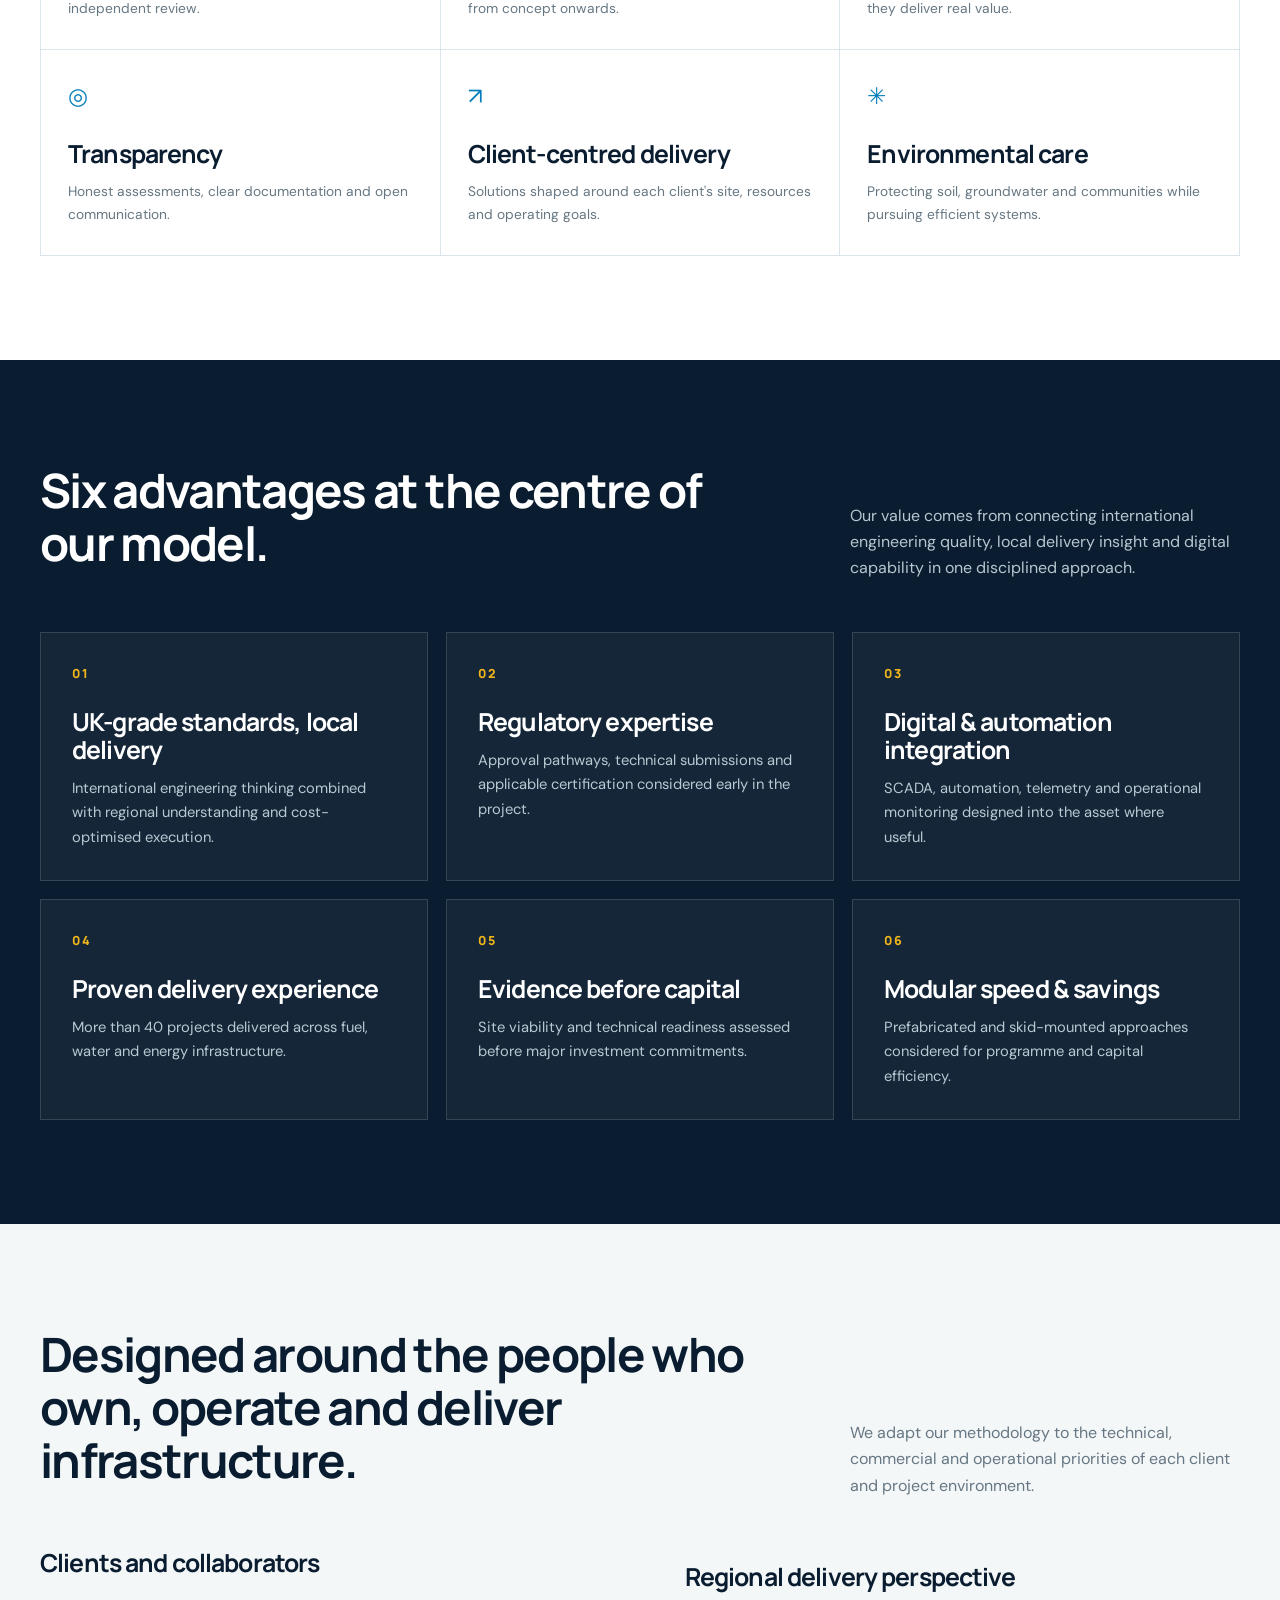
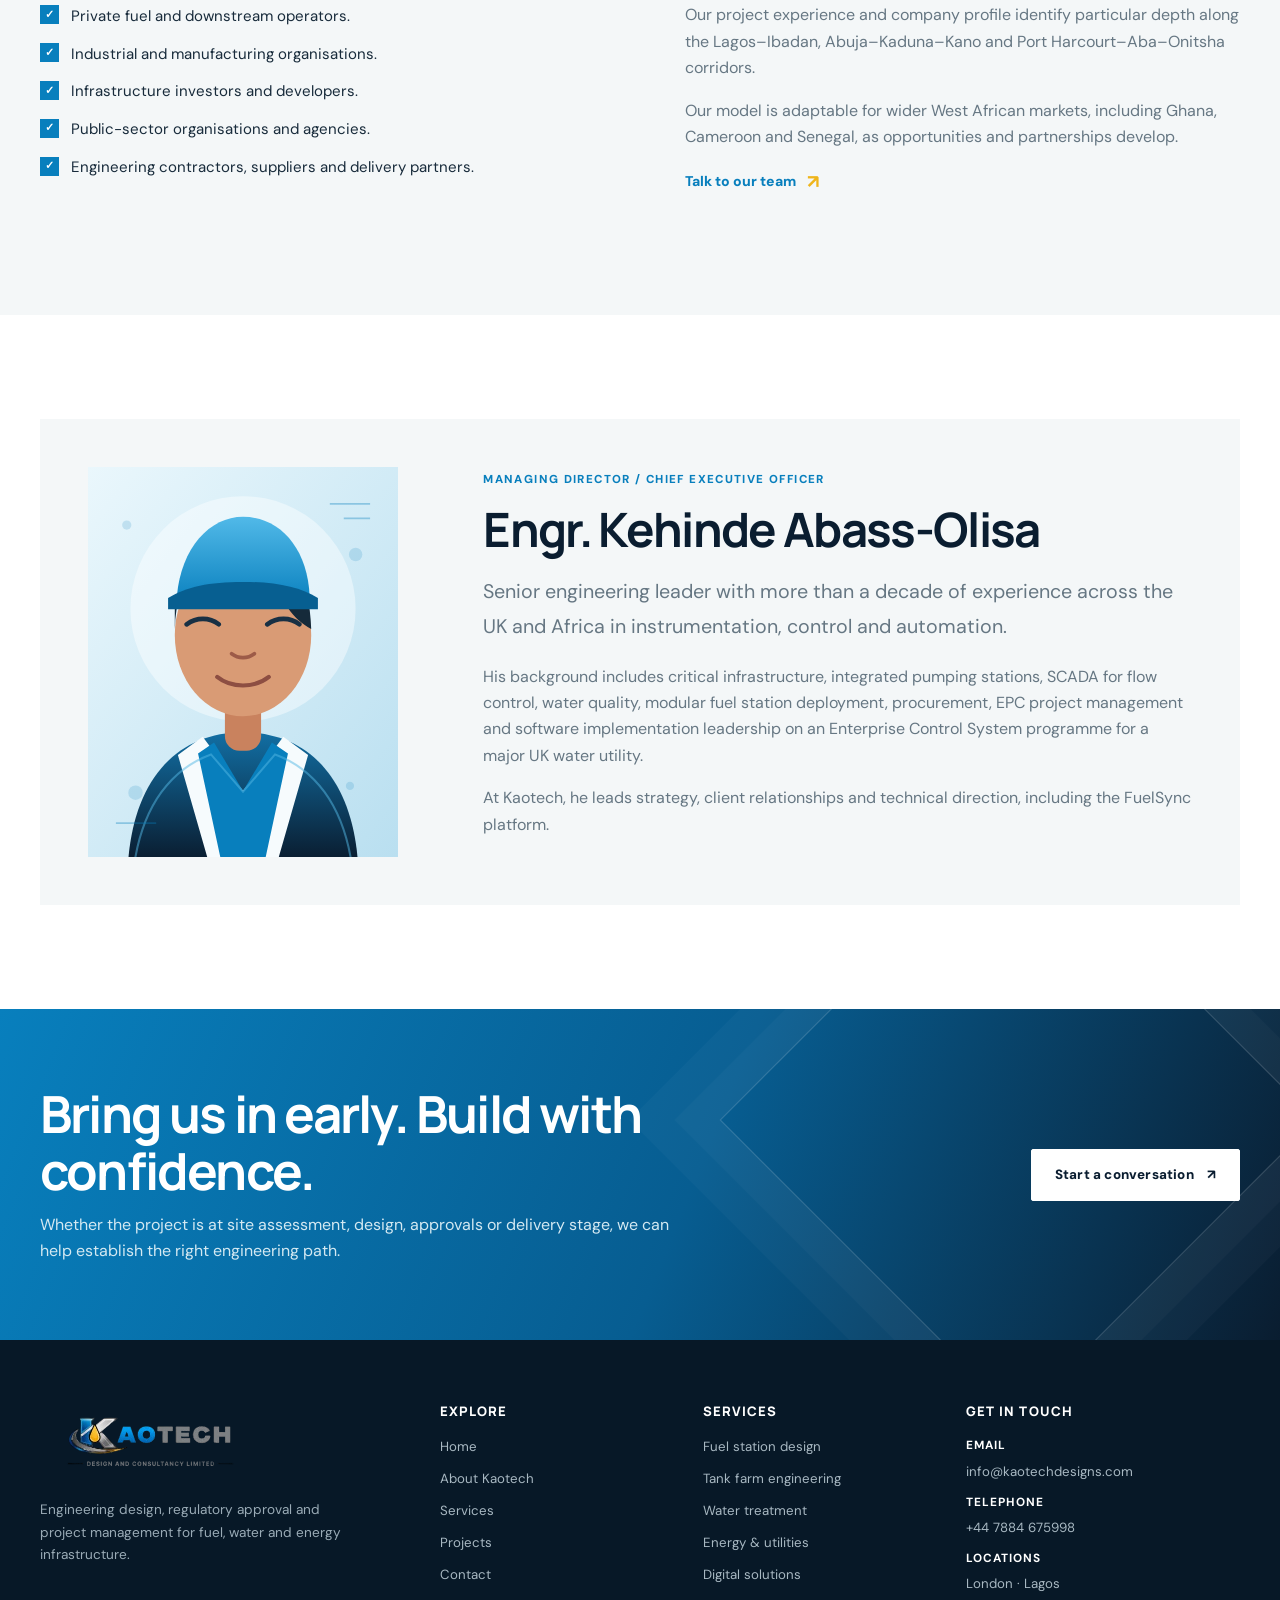
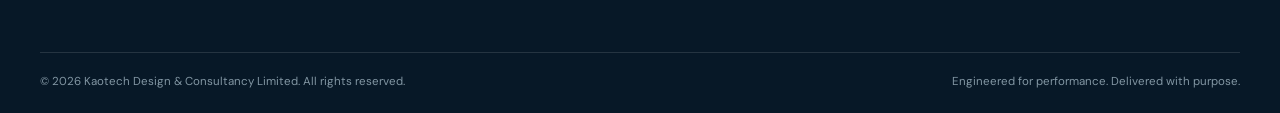
<file: about.html>
<!DOCTYPE html>
<html lang="en">
<head>
  <meta charset="UTF-8"><meta name="viewport" content="width=device-width, initial-scale=1.0"><meta name="theme-color" content="#0a1d30">
  <meta name="description" content="Learn about Kaotech Design & Consultancy Limited, our engineering approach, leadership, values and infrastructure delivery experience.">
  <title>About Kaotech | Engineering for Local Realities</title><link rel="icon" type="image/svg+xml" href="assets/favicon.svg"><link rel="preconnect" href="https://fonts.googleapis.com"><link rel="preconnect" href="https://fonts.gstatic.com" crossorigin><link rel="stylesheet" href="assets/site.css"><script src="assets/site.js" defer></script>
</head>
<body data-page="about">
  <a class="skip-link" href="#main">Skip to content</a>
  <div class="utility-bar"><div class="container utility-inner"><div class="utility-left"><span>ENGINEERING · DESIGN · DELIVERY</span><span>London &nbsp;·&nbsp; Lagos</span></div><div class="utility-right"><a href="mailto:info@kaotechdesigns.com">info@kaotechdesigns.com</a><a href="tel:+447884675998">+44 7884 675998</a></div></div></div>
  <header class="site-header"><div class="container nav-shell"><a class="brand" href="index.html" aria-label="Kaotech home"><img src="assets/kaotech-logo.jpg" alt="KAO TECH Design & Consultancy Limited logo"></a><nav class="desktop-nav" aria-label="Main navigation"><a href="index.html" data-page-link="home">Home</a><a href="about.html" data-page-link="about">About</a><a href="service.html" data-page-link="services">Services</a><a href="project.html" data-page-link="projects">Projects</a><a href="contact.html" data-page-link="contact">Contact</a></nav><a class="btn btn-primary nav-cta" href="contact.html">Discuss a project <span aria-hidden="true">↗</span></a><button class="menu-toggle" type="button" aria-label="Open navigation menu" aria-expanded="false" aria-controls="mobile-navigation" data-menu-toggle><span></span><span></span><span></span></button></div><nav class="mobile-nav" id="mobile-navigation" data-menu-panel aria-label="Mobile navigation"><div class="mobile-nav-inner"><a href="index.html" data-page-link="home">Home</a><a href="about.html" data-page-link="about">About</a><a href="service.html" data-page-link="services">Services</a><a href="project.html" data-page-link="projects">Projects</a><a href="contact.html" data-page-link="contact">Contact</a><a class="mobile-cta" href="contact.html">Discuss a project&nbsp; ↗</a></div></nav></header>
  <main id="main">
    <section class="page-hero"><div class="container"><h1>European standards.<br><span style="color:#62c4ee">African realities.</span><br>One connected approach.</h1><p>We are an engineering consultancy delivering design, regulatory approval and project management solutions for fuel, water and energy infrastructure — with local understanding built into every stage.</p><span class="hero-note">Established in 2024 · London & Lagos</span></div></section>
    <section class="metrics"><div class="container metrics-grid"><div class="metric"><strong>40+</strong><span>Engineering projects delivered</span></div><div class="metric"><strong>10+</strong><span>Years of leadership experience</span></div><div class="metric"><strong>02</strong><span>Operating locations</span></div><div class="metric"><strong>06</strong><span>Core and specialist service lines</span></div></div></section>

    <section class="section" id="who-we-are"><div class="container split">
      <div class="reveal"><h2>Built as an engineering consultancy for critical infrastructure.</h2><p class="lead">Kaotech Design &amp; Consultancy Limited was established in 2024 to bring technical quality, regulatory knowledge and practical project delivery closer together.</p><p>The company was incorporated with Nigeria's Corporate Affairs Commission on 16 July 2024 as a private company limited by shares. From the outset, our focus has been on the facilities that underpin energy supply, industrial operations and essential services.</p><p>Our work spans concept design, approvals, technical documentation, construction supervision, commissioning and digital integration. We also develop tools that help clients assess opportunities before investment and improve visibility once assets are operating.</p><a class="text-link" href="service.html">Explore our capabilities</a></div>
      <div class="image-frame reveal"><img src="assets/images/engineering-team.jpg" alt="Site engineers reviewing technical drawings at a construction project"><span class="image-tag">Engineering judgement at every stage</span></div>
    </div></section>

    <section class="section section-dark"><div class="container"><div class="section-head reveal"><div><h2>Better infrastructure starts before construction.</h2></div><p>We see recurring challenges across fuel stations, tank farms and water systems. Our model is designed to deal with those risks before they become expensive problems.</p></div><div class="challenge-grid reveal">
      <article class="challenge"><span class="index">01 / SITE</span><h3>Poor design and site selection</h3><p>Facilities may be planned where demand, access or land title do not support the intended investment.</p></article>
      <article class="challenge"><span class="index">02 / COMPLIANCE</span><h3>Weak regulatory alignment</h3><p>Late or fragmented approval processes can introduce rework and delay.</p></article>
      <article class="challenge"><span class="index">03 / CONTROL</span><h3>Weak project coordination</h3><p>Disconnected procurement and supervision can create gaps in cost, programme and quality.</p></article>
      <article class="challenge"><span class="index">04 / OPERATIONS</span><h3>Operational blind spots</h3><p>Manual tank dips and siloed information can limit visibility of asset performance.</p></article>
    </div></div></section>

    <section class="section section-tint"><div class="container split reverse">
      <div class="image-frame reveal"><img src="assets/images/renewable-energy.jpg" alt="Energy infrastructure and industrial utilities"><span class="image-tag">International quality, built for local delivery</span></div>
      <div class="reveal"><h2>International engineering quality, delivered for local realities.</h2><p class="lead">Kaotech applies UK-grade engineering thinking while making room for local fabrication, local content and cost-aware execution.</p><div class="numbered-note"><span class="number">01</span><p><strong>Engineering depth.</strong> Leadership experience across oil and gas, infrastructure and the UK water industry, including control systems, pumping stations, water treatment and SCADA.</p></div><div class="numbered-note"><span class="number">02</span><p><strong>Regional understanding.</strong> Delivery shaped around Nigerian operating conditions, local suppliers, applicable regulation and the needs of each asset owner.</p></div><div class="numbered-note"><span class="number">03</span><p><strong>Cost-conscious design.</strong> Modular and prefabricated solutions considered where they can improve programme, quality and scalability.</p></div></div>
    </div></section>

    <section class="section"><div class="container"><div class="section-head reveal"><div><h2>From incorporation to engineering and digital expansion.</h2></div><p>A focused development path built around infrastructure delivery, site intelligence and digital energy.</p></div><div class="timeline reveal">
      <article class="timeline-item"><span class="year">2024</span><h3>Kaotech incorporated</h3><p>Registered in Nigeria as a private company limited by shares.</p></article>
      <article class="timeline-item"><span class="year">2024 onward</span><h3>London &amp; Lagos presence</h3><p>Operations established across the two locations.</p></article>
      <article class="timeline-item"><span class="year">Framework v1.0</span><h3>Development Readiness Package</h3><p>Site viability and regulatory pathway framework introduced.</p></article>
      <article class="timeline-item"><span class="year">MVP / Pilot</span><h3>FuelSync platform</h3><p>Digital fuel management platform moved into MVP and pilot programme development.</p></article>
      <article class="timeline-item"><span class="year">2026 profile</span><h3>40+ projects delivered</h3><p>Experience across fuel, water and energy infrastructure.</p></article>
    </div></div></section>

    <section class="section section-tint"><div class="container"><div class="section-head center reveal"><h2>What Kaotech is here to achieve.</h2><p>Our ambition is grounded in dependable engineering, safer assets and better infrastructure outcomes.</p></div><div class="card-grid">
      <article class="card reveal"><span class="card-number">OUR MISSION</span><h3>Safe, compliant and innovative engineering.</h3><p>To deliver engineering solutions that elevate the quality, safety and performance of infrastructure across the fuel, water and energy sectors.</p></article>
      <article class="card reveal"><span class="card-number">OUR VISION</span><h3>A trusted engineering partner across Africa.</h3><p>To become a leading consultancy for modular fuel stations, tank farms, water treatment systems and energy infrastructure.</p></article>
      <article class="card reveal"><span class="card-number">OUR PROMISE</span><h3>Clarity from brief to handover.</h3><p>To connect technical design, regulatory thinking, project control and digital capability around the needs of each asset.</p></article>
    </div></div></section>

    <section class="section"><div class="container"><div class="section-head reveal"><div><h2>The principles behind every decision.</h2></div><p>These values define how we approach engineering, safety, clients, regulators, technology and environmental responsibility.</p></div><div class="values-grid reveal">
      <article class="value-card"><span class="value-icon">◇</span><h3>Engineering excellence</h3><p>Decisions backed by evidence, calculation and independent review.</p></article>
      <article class="value-card"><span class="value-icon">＋</span><h3>Safety &amp; compliance</h3><p>Safety and regulatory alignment are non-negotiable from concept onwards.</p></article>
      <article class="value-card"><span class="value-icon">⌁</span><h3>Digital integration</h3><p>Automation and monitoring are incorporated where they deliver real value.</p></article>
      <article class="value-card"><span class="value-icon">◎</span><h3>Transparency</h3><p>Honest assessments, clear documentation and open communication.</p></article>
      <article class="value-card"><span class="value-icon">↗</span><h3>Client-centred delivery</h3><p>Solutions shaped around each client's site, resources and operating goals.</p></article>
      <article class="value-card"><span class="value-icon">✳</span><h3>Environmental care</h3><p>Protecting soil, groundwater and communities while pursuing efficient systems.</p></article>
    </div></div></section>

    <section class="section section-dark"><div class="container"><div class="section-head reveal"><div><h2>Six advantages at the centre of our model.</h2></div><p>Our value comes from connecting international engineering quality, local delivery insight and digital capability in one disciplined approach.</p></div><div class="card-grid">
      <article class="card card-dark reveal"><span class="card-number">01</span><h3>UK-grade standards, local delivery</h3><p>International engineering thinking combined with regional understanding and cost-optimised execution.</p></article>
      <article class="card card-dark reveal"><span class="card-number">02</span><h3>Regulatory expertise</h3><p>Approval pathways, technical submissions and applicable certification considered early in the project.</p></article>
      <article class="card card-dark reveal"><span class="card-number">03</span><h3>Digital &amp; automation integration</h3><p>SCADA, automation, telemetry and operational monitoring designed into the asset where useful.</p></article>
      <article class="card card-dark reveal"><span class="card-number">04</span><h3>Proven delivery experience</h3><p>More than 40 projects delivered across fuel, water and energy infrastructure.</p></article>
      <article class="card card-dark reveal"><span class="card-number">05</span><h3>Evidence before capital</h3><p>Site viability and technical readiness assessed before major investment commitments.</p></article>
      <article class="card card-dark reveal"><span class="card-number">06</span><h3>Modular speed &amp; savings</h3><p>Prefabricated and skid-mounted approaches considered for programme and capital efficiency.</p></article>
    </div></div></section>

    <section class="section section-tint"><div class="container"><div class="section-head reveal"><div><h2>Designed around the people who own, operate and deliver infrastructure.</h2></div><p>We adapt our methodology to the technical, commercial and operational priorities of each client and project environment.</p></div><div class="split"><div class="reveal"><h3>Clients and collaborators</h3><ul class="check-list"><li>Private fuel and downstream operators.</li><li>Industrial and manufacturing organisations.</li><li>Infrastructure investors and developers.</li><li>Public-sector organisations and agencies.</li><li>Engineering contractors, suppliers and delivery partners.</li></ul></div><div class="reveal"><h3>Regional delivery perspective</h3><p>Our project experience and company profile identify particular depth along the Lagos–Ibadan, Abuja–Kaduna–Kano and Port Harcourt–Aba–Onitsha corridors.</p><p>Our model is adaptable for wider West African markets, including Ghana, Cameroon and Senegal, as opportunities and partnerships develop.</p><a class="text-link" href="contact.html">Talk to our team</a></div></div></div></section>

    <section class="section"><div class="container"><div class="leader-panel reveal"><div class="leader-photo"><img src="assets/images/engineering-avatar.svg" alt="Illustrated engineering leadership avatar wearing a blue safety helmet"></div><div><span class="leader-role">Managing Director / Chief Executive Officer</span><h2>Engr. Kehinde Abass-Olisa</h2><p class="lead">Senior engineering leader with more than a decade of experience across the UK and Africa in instrumentation, control and automation.</p><p>His background includes critical infrastructure, integrated pumping stations, SCADA for flow control, water quality, modular fuel station deployment, procurement, EPC project management and software implementation leadership on an Enterprise Control System programme for a major UK water utility.</p><p>At Kaotech, he leads strategy, client relationships and technical direction, including the FuelSync platform.</p></div></div></div></section>

    <section class="cta-band"><div class="container cta-inner"><div><h2>Bring us in early. Build with confidence.</h2><p>Whether the project is at site assessment, design, approvals or delivery stage, we can help establish the right engineering path.</p></div><a class="btn btn-light" href="contact.html">Start a conversation <span aria-hidden="true">↗</span></a></div></section>
  </main>
  <footer class="site-footer"><div class="container"><div class="footer-main"><div class="footer-intro"><a class="footer-brand-plate" href="index.html"><img src="assets/kaotech-logo.jpg" alt="KAO TECH Design & Consultancy Limited"></a><p>Engineering design, regulatory approval and project management for fuel, water and energy infrastructure.</p></div><div class="footer-col"><h4>Explore</h4><div class="footer-links"><a href="index.html">Home</a><a href="about.html">About Kaotech</a><a href="service.html">Services</a><a href="project.html">Projects</a><a href="contact.html">Contact</a></div></div><div class="footer-col"><h4>Services</h4><div class="footer-links"><a href="service.html#fuel">Fuel station design</a><a href="service.html#tank-farm">Tank farm engineering</a><a href="service.html#water">Water treatment</a><a href="service.html#energy">Energy &amp; utilities</a><a href="service.html#specialist">Digital solutions</a></div></div><div class="footer-col footer-contact"><h4>Get in touch</h4><p><strong>Email</strong><a href="mailto:info@kaotechdesigns.com">info@kaotechdesigns.com</a></p><p><strong>Telephone</strong><a href="tel:+447884675998">+44 7884 675998</a></p><p><strong>Locations</strong>London · Lagos</p></div></div><div class="footer-bottom"><div>© <span data-year>2026</span> Kaotech Design &amp; Consultancy Limited. All rights reserved.</div><span>Engineered for performance. Delivered with purpose.</span></div></div></footer>
  <button class="back-top" type="button" aria-label="Back to top" data-back-top>↑</button>
</body></html>
</file>
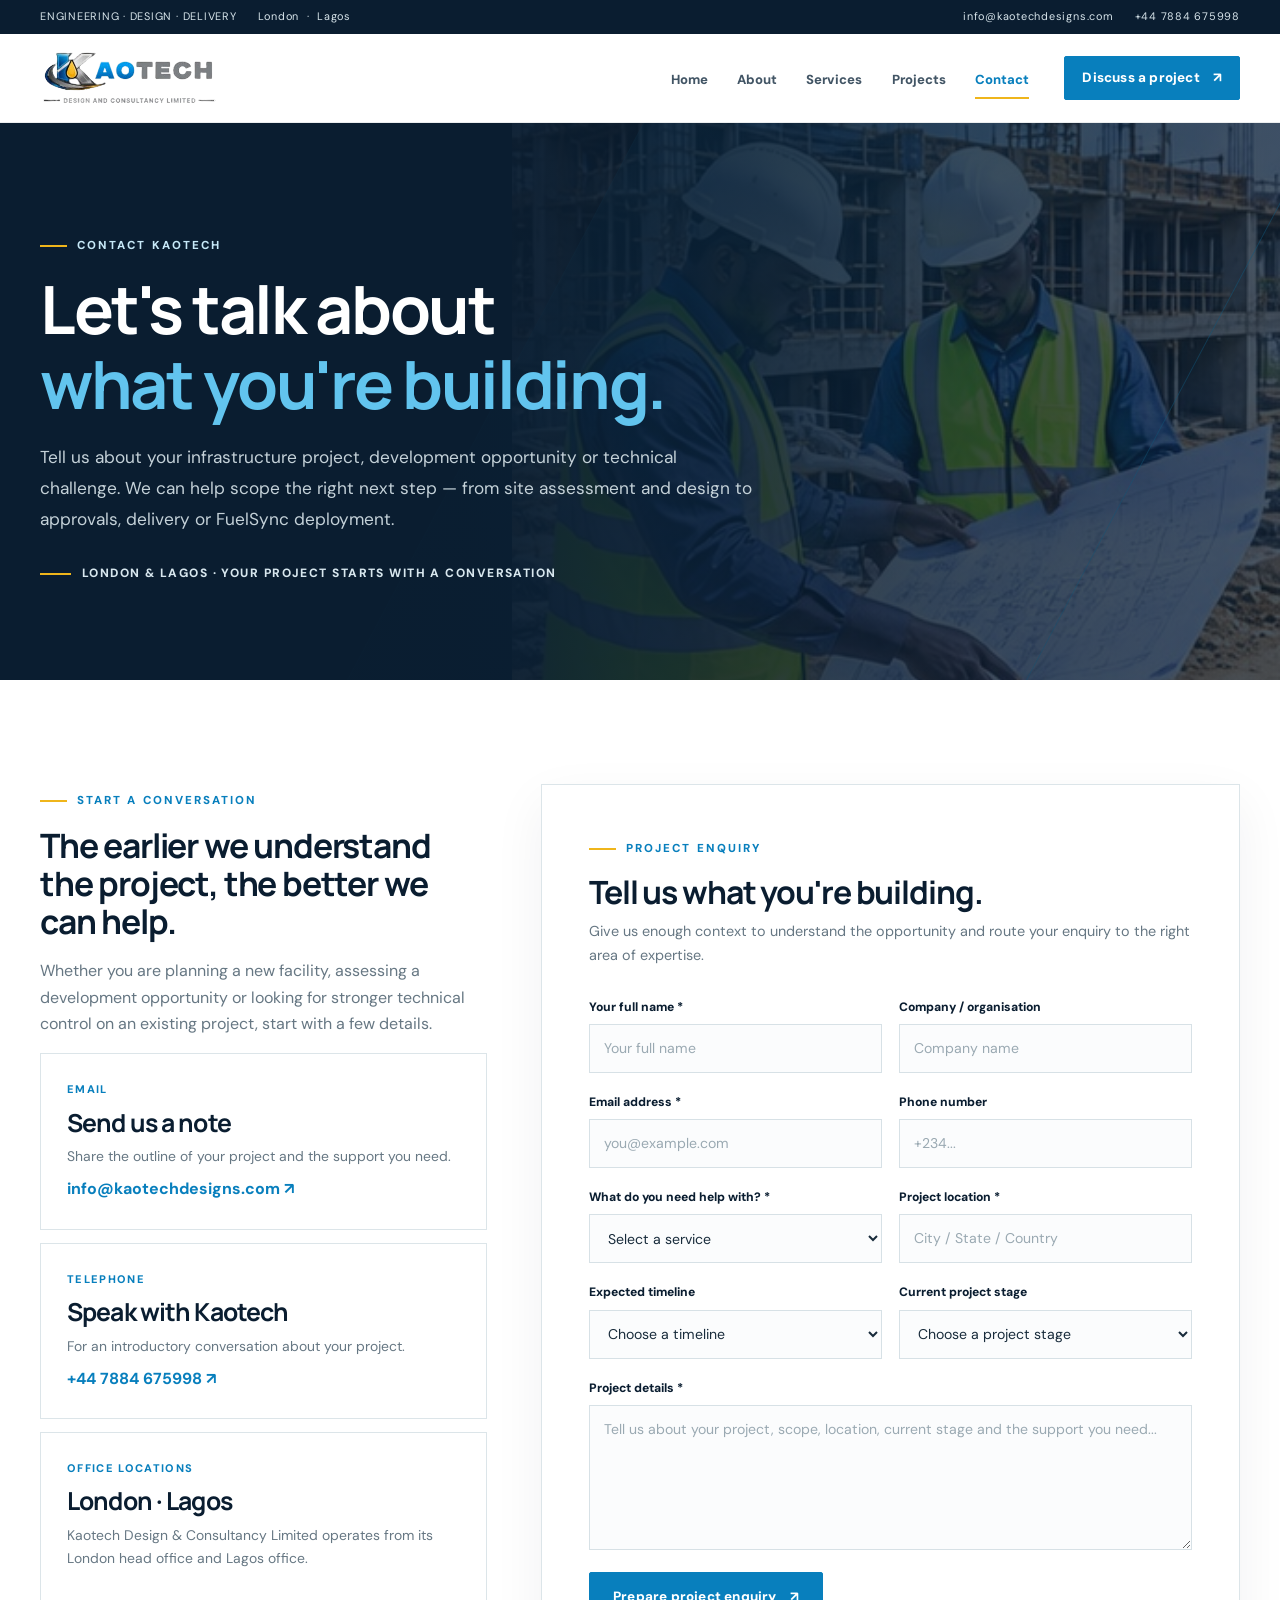
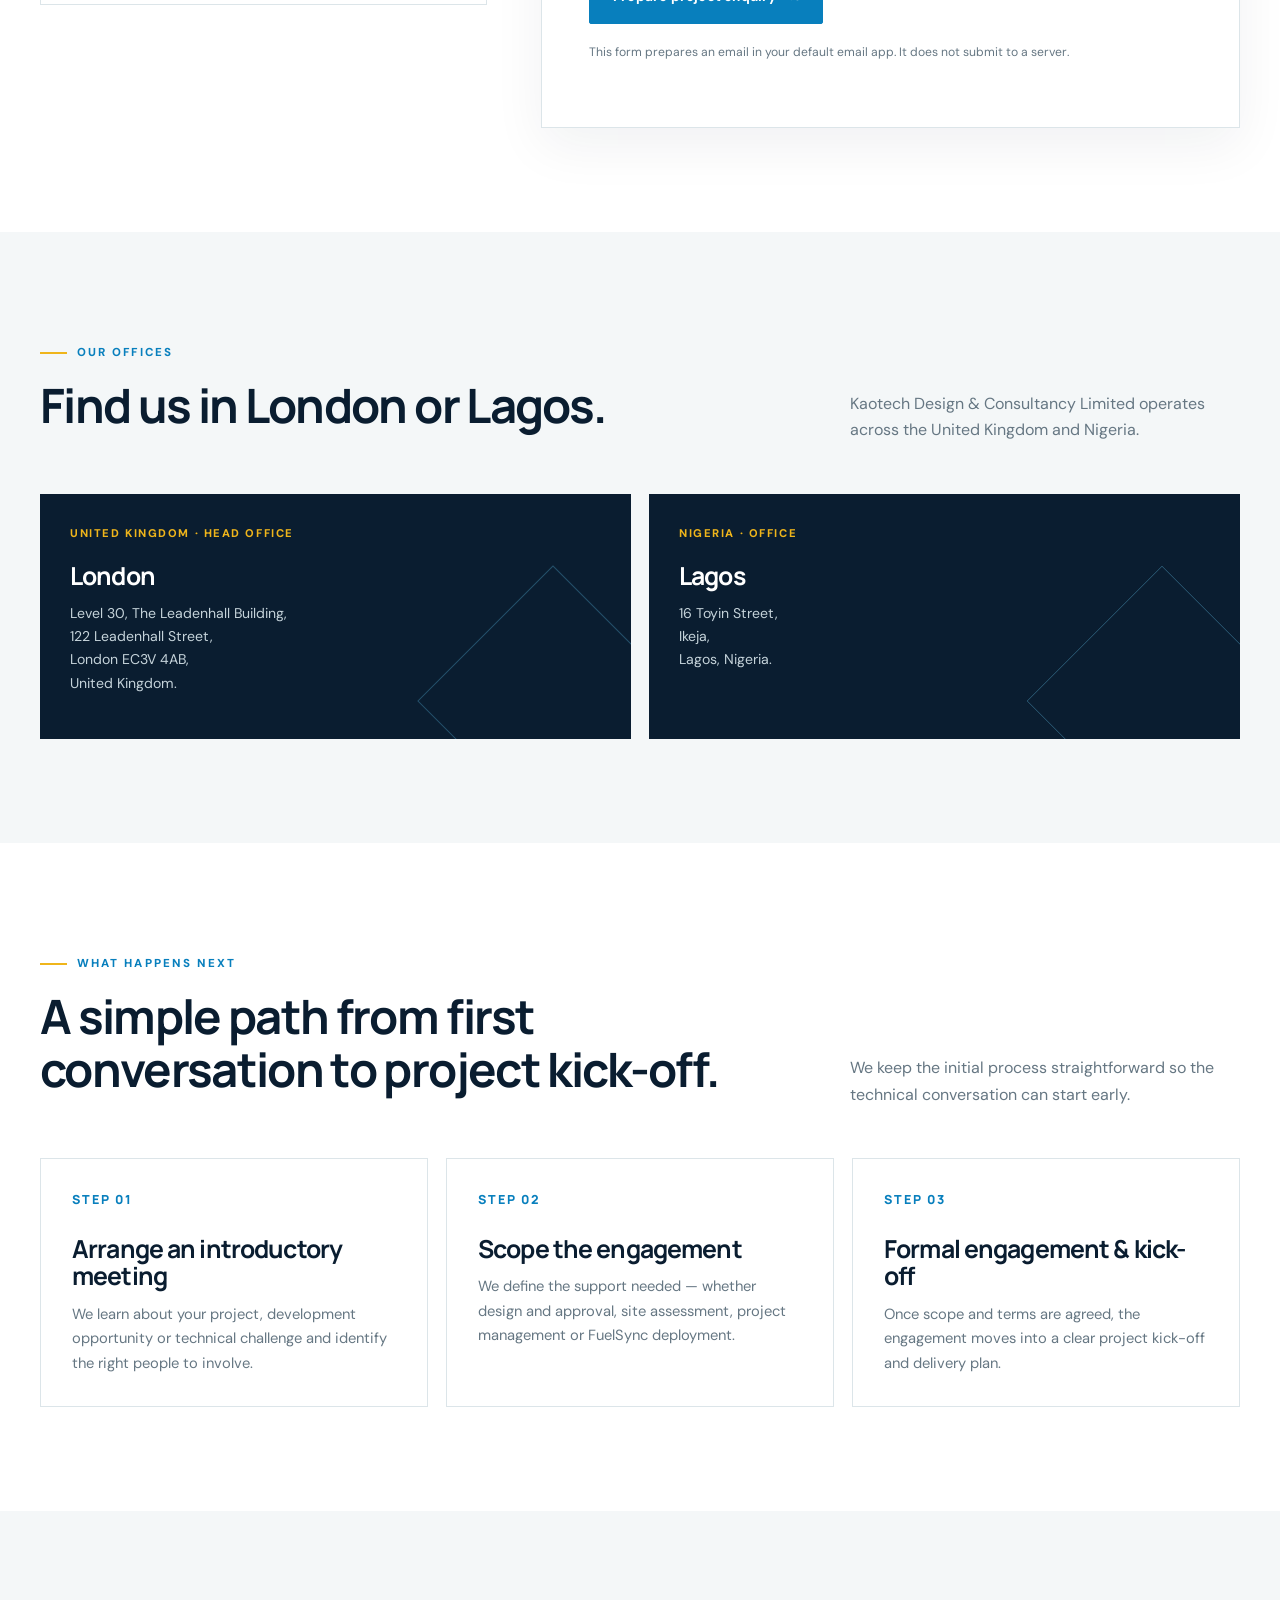
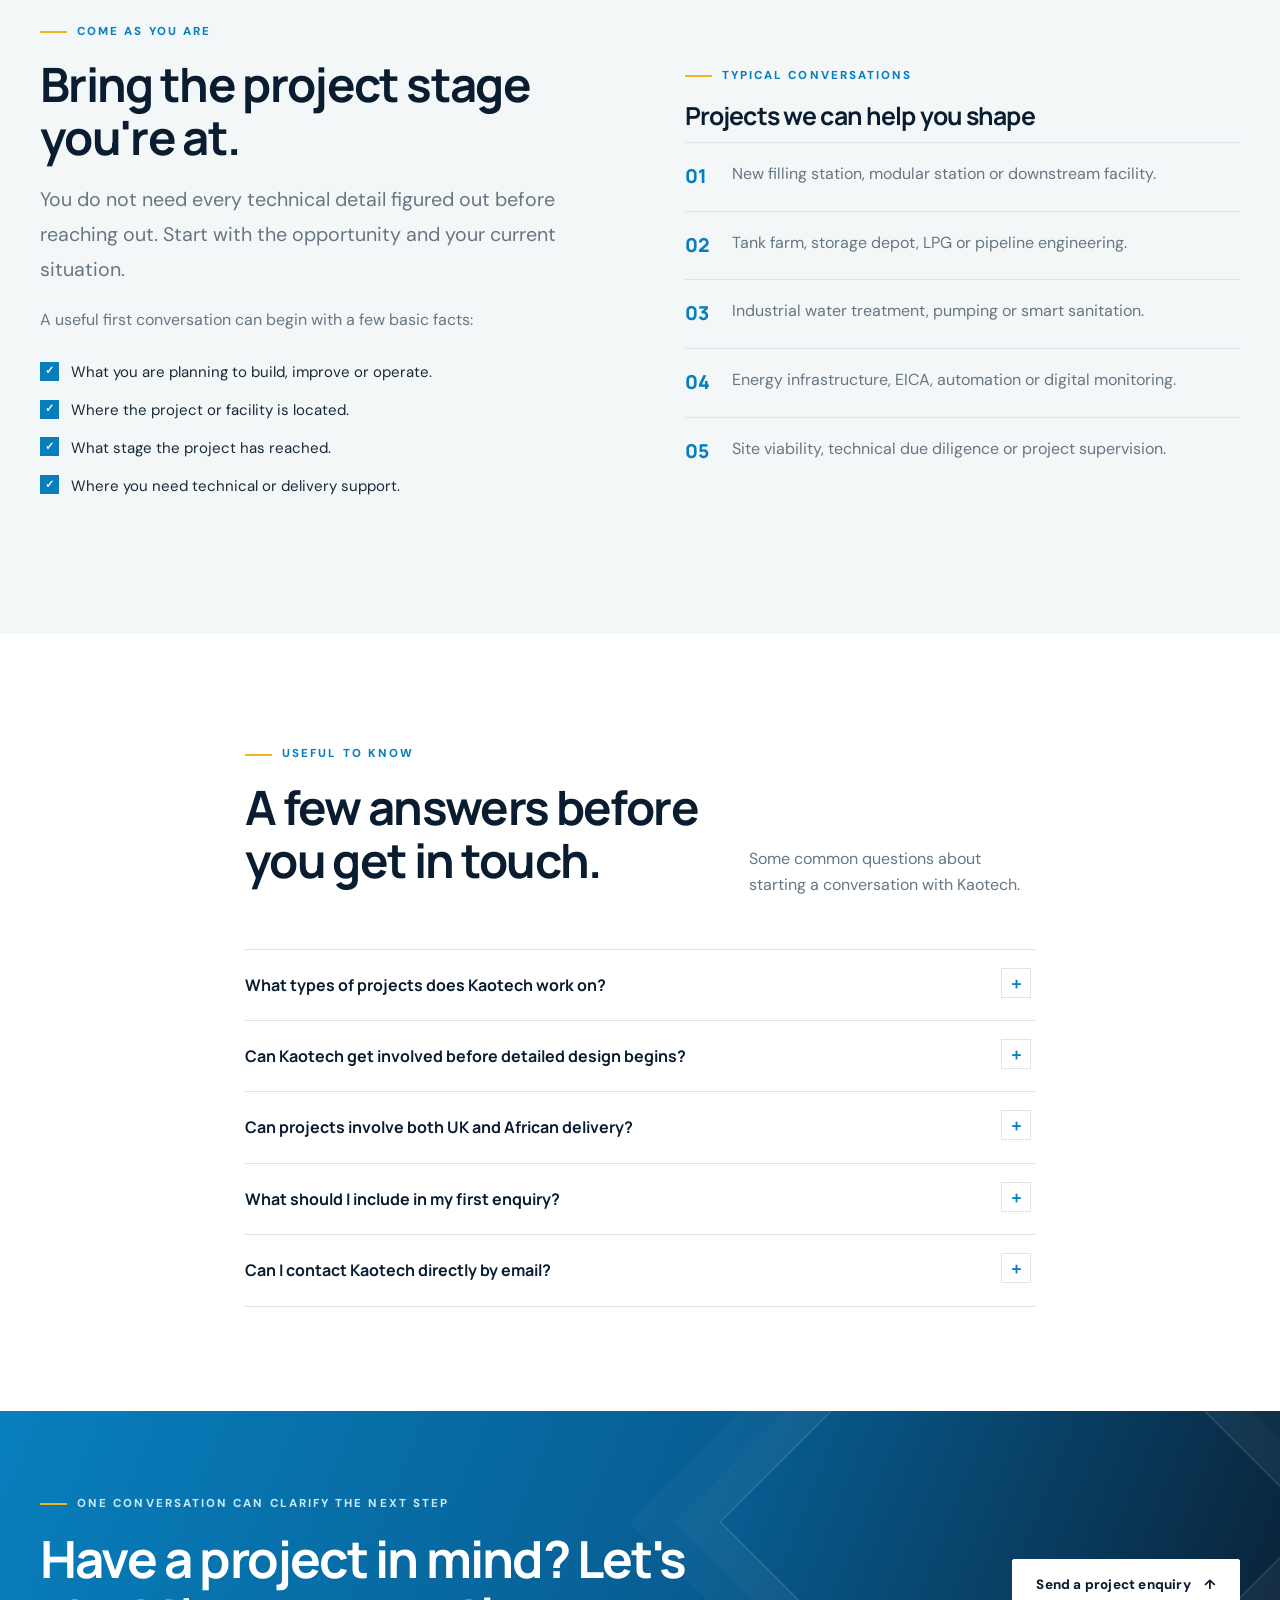
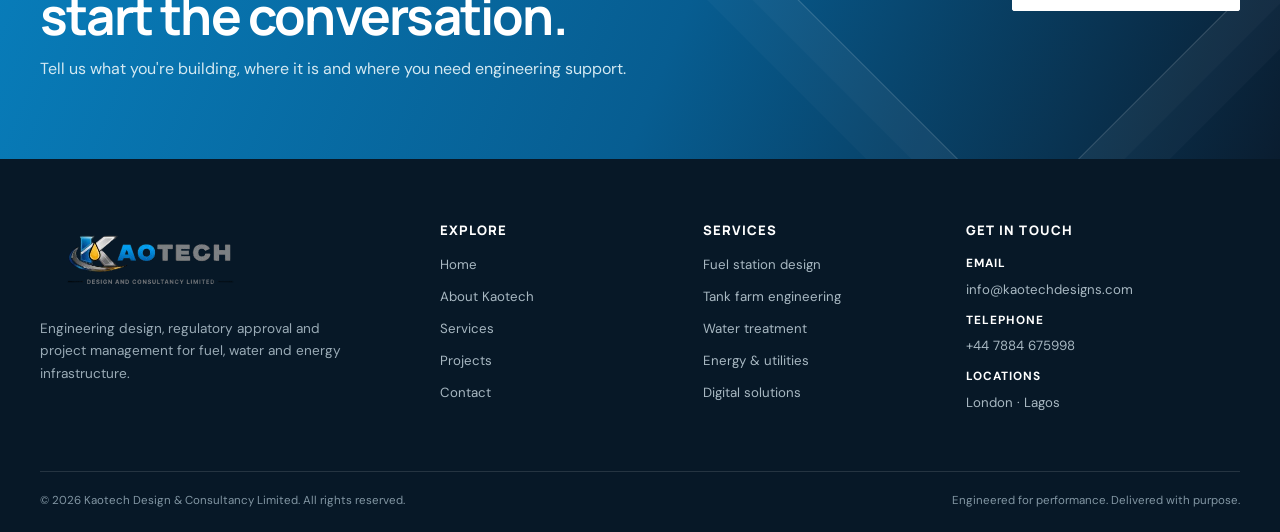
<file: contact.html>
<!DOCTYPE html>
<html lang="en">
<head>
  <meta charset="UTF-8"><meta name="viewport" content="width=device-width, initial-scale=1.0"><meta name="theme-color" content="#0a1d30">
  <meta name="description" content="Contact Kaotech Design & Consultancy Limited about fuel, water, storage and energy infrastructure projects in Nigeria, the UK and wider markets.">
  <title>Contact Kaotech | Start a Project Conversation</title><link rel="icon" type="image/svg+xml" href="assets/favicon.svg"><link rel="preconnect" href="https://fonts.googleapis.com"><link rel="preconnect" href="https://fonts.gstatic.com" crossorigin><link rel="stylesheet" href="assets/site.css"><script src="assets/site.js" defer></script>
</head>
<body data-page="contact">
  <a class="skip-link" href="#main">Skip to content</a>
  <div class="utility-bar"><div class="container utility-inner"><div class="utility-left"><span>ENGINEERING · DESIGN · DELIVERY</span><span>London &nbsp;·&nbsp; Lagos</span></div><div class="utility-right"><a href="mailto:info@kaotechdesigns.com">info@kaotechdesigns.com</a><a href="tel:+447884675998">+44 7884 675998</a></div></div></div>
  <header class="site-header"><div class="container nav-shell"><a class="brand" href="index.html" aria-label="Kaotech home"><img src="assets/kaotech-logo.jpg" alt="KAO TECH Design & Consultancy Limited logo"></a><nav class="desktop-nav" aria-label="Main navigation"><a href="index.html" data-page-link="home">Home</a><a href="about.html" data-page-link="about">About</a><a href="service.html" data-page-link="services">Services</a><a href="project.html" data-page-link="projects">Projects</a><a href="contact.html" data-page-link="contact">Contact</a></nav><a class="btn btn-primary nav-cta" href="#contact-form-section">Discuss a project <span aria-hidden="true">↗</span></a><button class="menu-toggle" type="button" aria-label="Open navigation menu" aria-expanded="false" aria-controls="mobile-navigation" data-menu-toggle><span></span><span></span><span></span></button></div><nav class="mobile-nav" id="mobile-navigation" data-menu-panel aria-label="Mobile navigation"><div class="mobile-nav-inner"><a href="index.html" data-page-link="home">Home</a><a href="about.html" data-page-link="about">About</a><a href="service.html" data-page-link="services">Services</a><a href="project.html" data-page-link="projects">Projects</a><a href="contact.html" data-page-link="contact">Contact</a><a class="mobile-cta" href="#contact-form-section">Discuss a project&nbsp; ↗</a></div></nav></header>
  <main id="main">
    <section class="page-hero photo-hero"><img src="assets/images/engineering-team.jpg" alt="Engineers in safety helmets reviewing project plans on a construction site"><div class="container"><span class="eyebrow light">Contact Kaotech</span><h1>Let's talk about<br><span style="color:#62c4ee">what you're building.</span></h1><p>Tell us about your infrastructure project, development opportunity or technical challenge. We can help scope the right next step — from site assessment and design to approvals, delivery or FuelSync deployment.</p><span class="hero-note">London & Lagos · Your project starts with a conversation</span></div></section>

    <section class="section" id="contact-form-section"><div class="container contact-layout">
      <aside class="contact-aside reveal"><span class="eyebrow">Start a conversation</span><h2 style="font-size:2.1rem">The earlier we understand the project, the better we can help.</h2><p>Whether you are planning a new facility, assessing a development opportunity or looking for stronger technical control on an existing project, start with a few details.</p>
        <div class="contact-card"><span class="contact-label">Email</span><h3>Send us a note</h3><p>Share the outline of your project and the support you need.</p><a href="mailto:info@kaotechdesigns.com">info@kaotechdesigns.com ↗</a></div>
        <div class="contact-card"><span class="contact-label">Telephone</span><h3>Speak with Kaotech</h3><p>For an introductory conversation about your project.</p><a href="tel:+447884675998">+44 7884 675998 ↗</a></div>
        <div class="contact-card"><span class="contact-label">Office locations</span><h3>London · Lagos</h3><p>Kaotech Design &amp; Consultancy Limited operates from its London head office and Lagos office.</p></div>
      </aside>

      <form class="contact-form reveal" data-mailto-form>
        <div class="form-heading"><span class="eyebrow">Project enquiry</span><h2>Tell us what you're building.</h2><p>Give us enough context to understand the opportunity and route your enquiry to the right area of expertise.</p></div>
        <div class="form-grid">
          <div class="form-field"><label for="name">Your full name *</label><input id="name" name="name" type="text" placeholder="Your full name" autocomplete="name" required></div>
          <div class="form-field"><label for="company">Company / organisation</label><input id="company" name="company" type="text" placeholder="Company name" autocomplete="organization"></div>
          <div class="form-field"><label for="email">Email address *</label><input id="email" name="email" type="email" placeholder="you@example.com" autocomplete="email" required></div>
          <div class="form-field"><label for="phone">Phone number</label><input id="phone" name="phone" type="tel" placeholder="+234..." autocomplete="tel"></div>
          <div class="form-field"><label for="projectType">What do you need help with? *</label><select id="projectType" name="projectType" data-prefill-service required><option value="" selected disabled>Select a service</option><option>Fuel station design &amp; approval</option><option>Tank farm engineering</option><option>Water treatment infrastructure</option><option>Energy infrastructure &amp; utilities</option><option>Project management &amp; technical supervision</option><option>Development Readiness Package / site assessment</option><option>FuelSync / digital solutions</option><option>Other engineering enquiry</option></select></div>
          <div class="form-field"><label for="location">Project location *</label><input id="location" name="location" type="text" placeholder="City / State / Country" required></div>
          <div class="form-field"><label for="timeline">Expected timeline</label><select id="timeline" name="timeline"><option value="" selected>Choose a timeline</option><option>Immediate / under 1 month</option><option>1–3 months</option><option>3–6 months</option><option>6–12 months</option><option>Early planning / not yet defined</option></select></div>
          <div class="form-field"><label for="stage">Current project stage</label><select id="stage" name="stage"><option value="" selected>Choose a project stage</option><option>Idea / opportunity</option><option>Site identification</option><option>Feasibility / assessment</option><option>Design / approvals</option><option>Procurement / construction</option><option>Existing facility / upgrade</option></select></div>
          <div class="form-field full"><label for="message">Project details *</label><textarea id="message" name="message" placeholder="Tell us about your project, scope, location, current stage and the support you need..." required></textarea></div>
        </div>
        <div class="form-foot"><button class="btn btn-primary" type="submit">Prepare project enquiry <span aria-hidden="true">↗</span></button><p class="form-note">This form prepares an email in your default email app. It does not submit to a server.</p><p class="form-status" role="status" aria-live="polite" data-form-status></p></div>
      </form>
    </div></section>

    <section class="section section-tint"><div class="container"><div class="section-head reveal"><div><span class="eyebrow">Our offices</span><h2>Find us in London or Lagos.</h2></div><p>Kaotech Design &amp; Consultancy Limited operates across the United Kingdom and Nigeria.</p></div><div class="location-band reveal">
      <article class="location-card"><span class="location-tag">United Kingdom · Head office</span><h3>London</h3><p>Level 30, The Leadenhall Building,<br>122 Leadenhall Street,<br>London EC3V 4AB,<br>United Kingdom.</p></article>
      <article class="location-card"><span class="location-tag">Nigeria · Office</span><h3>Lagos</h3><p>16 Toyin Street,<br>Ikeja,<br>Lagos, Nigeria.</p></article>
    </div></div></section>

    <section class="section"><div class="container"><div class="section-head reveal"><div><span class="eyebrow">What happens next</span><h2>A simple path from first conversation to project kick-off.</h2></div><p>We keep the initial process straightforward so the technical conversation can start early.</p></div><div class="card-grid">
      <article class="card reveal"><span class="card-number">STEP 01</span><h3>Arrange an introductory meeting</h3><p>We learn about your project, development opportunity or technical challenge and identify the right people to involve.</p></article>
      <article class="card reveal"><span class="card-number">STEP 02</span><h3>Scope the engagement</h3><p>We define the support needed — whether design and approval, site assessment, project management or FuelSync deployment.</p></article>
      <article class="card reveal"><span class="card-number">STEP 03</span><h3>Formal engagement &amp; kick-off</h3><p>Once scope and terms are agreed, the engagement moves into a clear project kick-off and delivery plan.</p></article>
    </div></div></section>

    <section class="section section-tint"><div class="container split"><div class="reveal"><span class="eyebrow">Come as you are</span><h2>Bring the project stage you're at.</h2><p class="lead">You do not need every technical detail figured out before reaching out. Start with the opportunity and your current situation.</p><p>A useful first conversation can begin with a few basic facts:</p><ul class="check-list"><li>What you are planning to build, improve or operate.</li><li>Where the project or facility is located.</li><li>What stage the project has reached.</li><li>Where you need technical or delivery support.</li></ul></div><div class="reveal"><span class="eyebrow">Typical conversations</span><h3>Projects we can help you shape</h3><div class="numbered-note"><span class="number">01</span><p>New filling station, modular station or downstream facility.</p></div><div class="numbered-note"><span class="number">02</span><p>Tank farm, storage depot, LPG or pipeline engineering.</p></div><div class="numbered-note"><span class="number">03</span><p>Industrial water treatment, pumping or smart sanitation.</p></div><div class="numbered-note"><span class="number">04</span><p>Energy infrastructure, EICA, automation or digital monitoring.</p></div><div class="numbered-note"><span class="number">05</span><p>Site viability, technical due diligence or project supervision.</p></div></div></div></section>

    <section class="section"><div class="container narrow"><div class="section-head reveal"><div><span class="eyebrow">Useful to know</span><h2>A few answers before you get in touch.</h2></div><p>Some common questions about starting a conversation with Kaotech.</p></div><div class="faq-list reveal">
      <details class="faq-item"><summary>What types of projects does Kaotech work on?</summary><p>Kaotech works across fuel stations, tank farms, water treatment systems and energy infrastructure. Specialist work includes site viability assessment, digital fuel management and operational monitoring.</p></details>
      <details class="faq-item"><summary>Can Kaotech get involved before detailed design begins?</summary><p>Yes. Early involvement can cover project scoping, site assessment, development readiness, feasibility considerations and the outline regulatory pathway before detailed design and major commitments.</p></details>
      <details class="faq-item"><summary>Can projects involve both UK and African delivery?</summary><p>Kaotech operates from London and Lagos and applies an international engineering perspective with local delivery knowledge. The right arrangement depends on project location, scope and required disciplines.</p></details>
      <details class="faq-item"><summary>What should I include in my first enquiry?</summary><p>Share the project type, location, current stage, expected timeline and the main support you need. It is fine to send an early outline if the scope is still developing.</p></details>
      <details class="faq-item"><summary>Can I contact Kaotech directly by email?</summary><p>Yes. Email <a class="text-link" href="mailto:info@kaotechdesigns.com">info@kaotechdesigns.com</a> or use the enquiry form above to prepare an email with your project details.</p></details>
    </div></div></section>

    <section class="cta-band"><div class="container cta-inner"><div><span class="eyebrow light">One conversation can clarify the next step</span><h2>Have a project in mind? Let's start the conversation.</h2><p>Tell us what you're building, where it is and where you need engineering support.</p></div><a class="btn btn-light" href="#contact-form-section">Send a project enquiry <span aria-hidden="true">↑</span></a></div></section>
  </main>
  <footer class="site-footer"><div class="container"><div class="footer-main"><div class="footer-intro"><a class="footer-brand-plate" href="index.html"><img src="assets/kaotech-logo.jpg" alt="KAO TECH Design & Consultancy Limited"></a><p>Engineering design, regulatory approval and project management for fuel, water and energy infrastructure.</p></div><div class="footer-col"><h4>Explore</h4><div class="footer-links"><a href="index.html">Home</a><a href="about.html">About Kaotech</a><a href="service.html">Services</a><a href="project.html">Projects</a><a href="contact.html">Contact</a></div></div><div class="footer-col"><h4>Services</h4><div class="footer-links"><a href="service.html#fuel">Fuel station design</a><a href="service.html#tank-farm">Tank farm engineering</a><a href="service.html#water">Water treatment</a><a href="service.html#energy">Energy &amp; utilities</a><a href="service.html#specialist">Digital solutions</a></div></div><div class="footer-col footer-contact"><h4>Get in touch</h4><p><strong>Email</strong><a href="mailto:info@kaotechdesigns.com">info@kaotechdesigns.com</a></p><p><strong>Telephone</strong><a href="tel:+447884675998">+44 7884 675998</a></p><p><strong>Locations</strong>London · Lagos</p></div></div><div class="footer-bottom"><div>© <span data-year>2026</span> Kaotech Design &amp; Consultancy Limited. All rights reserved.</div><span>Engineered for performance. Delivered with purpose.</span></div></div></footer>
  <button class="back-top" type="button" aria-label="Back to top" data-back-top>↑</button>
</body></html>
</file>
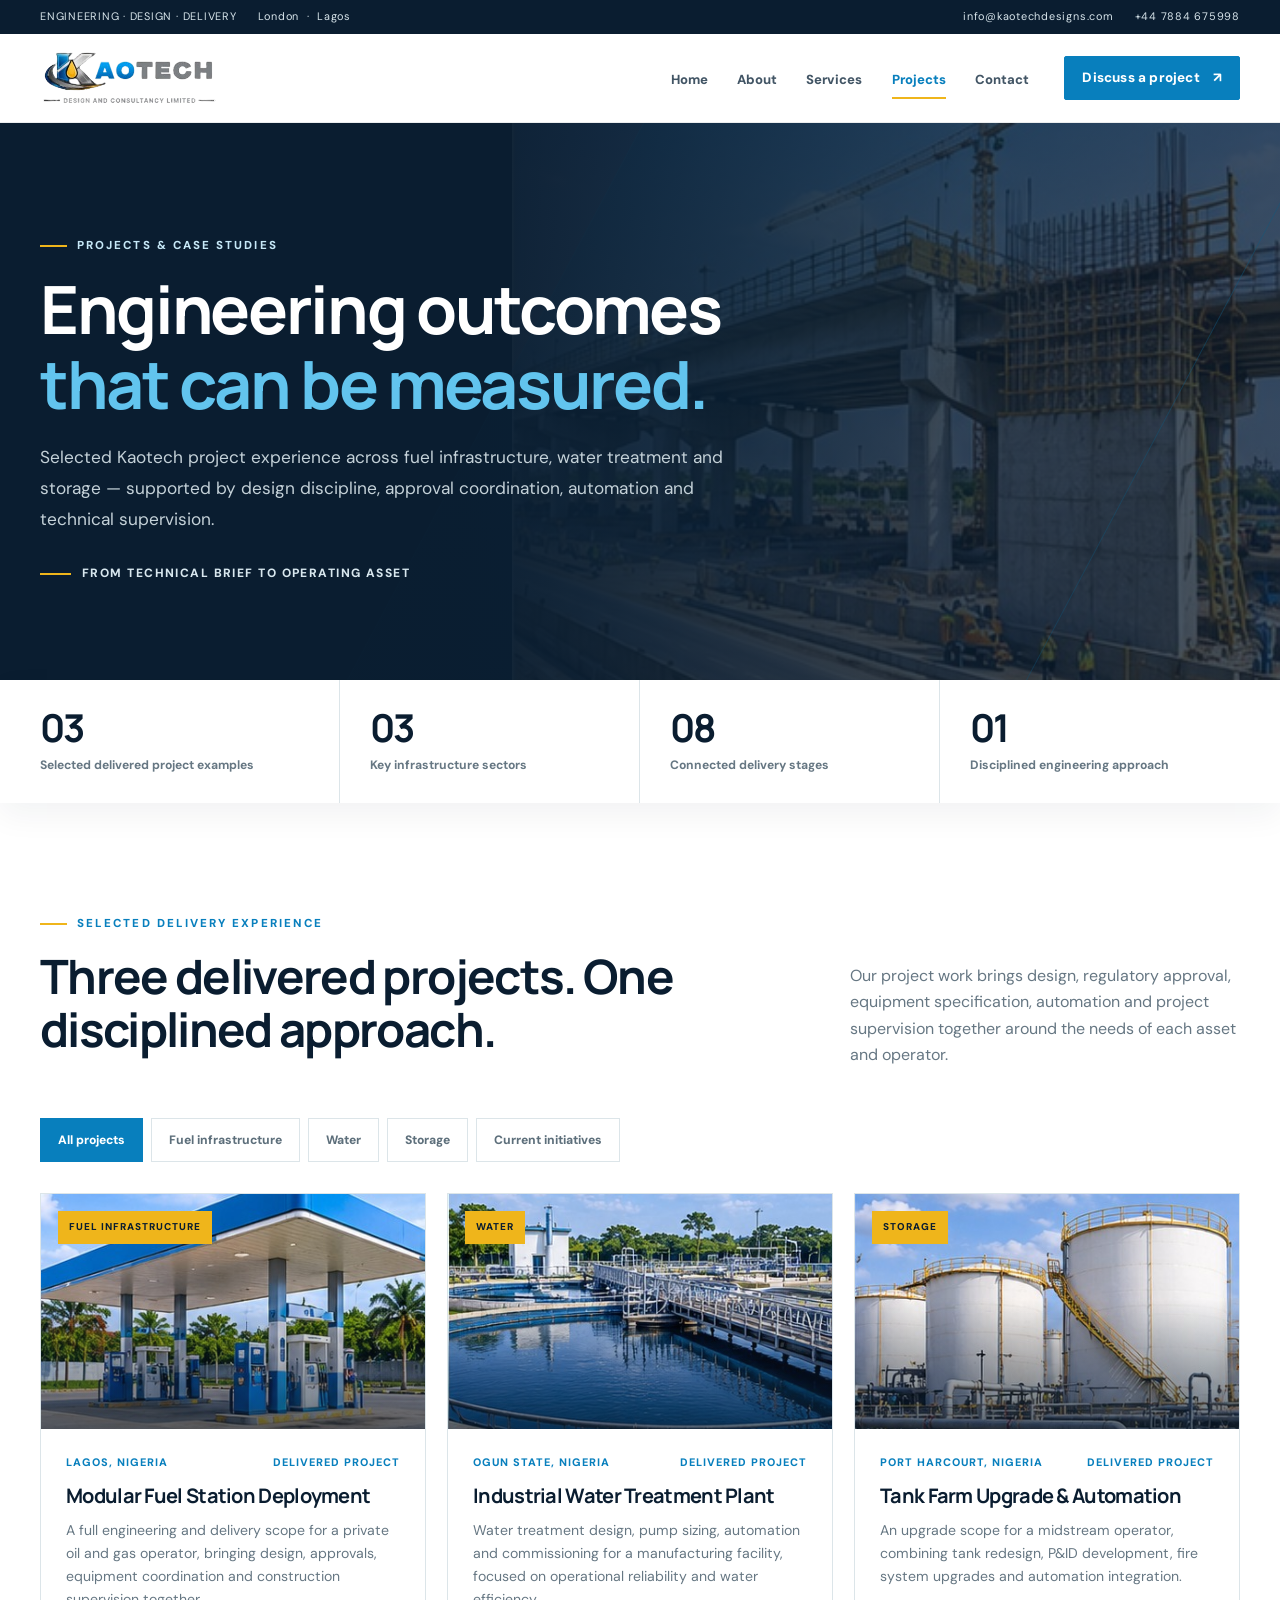
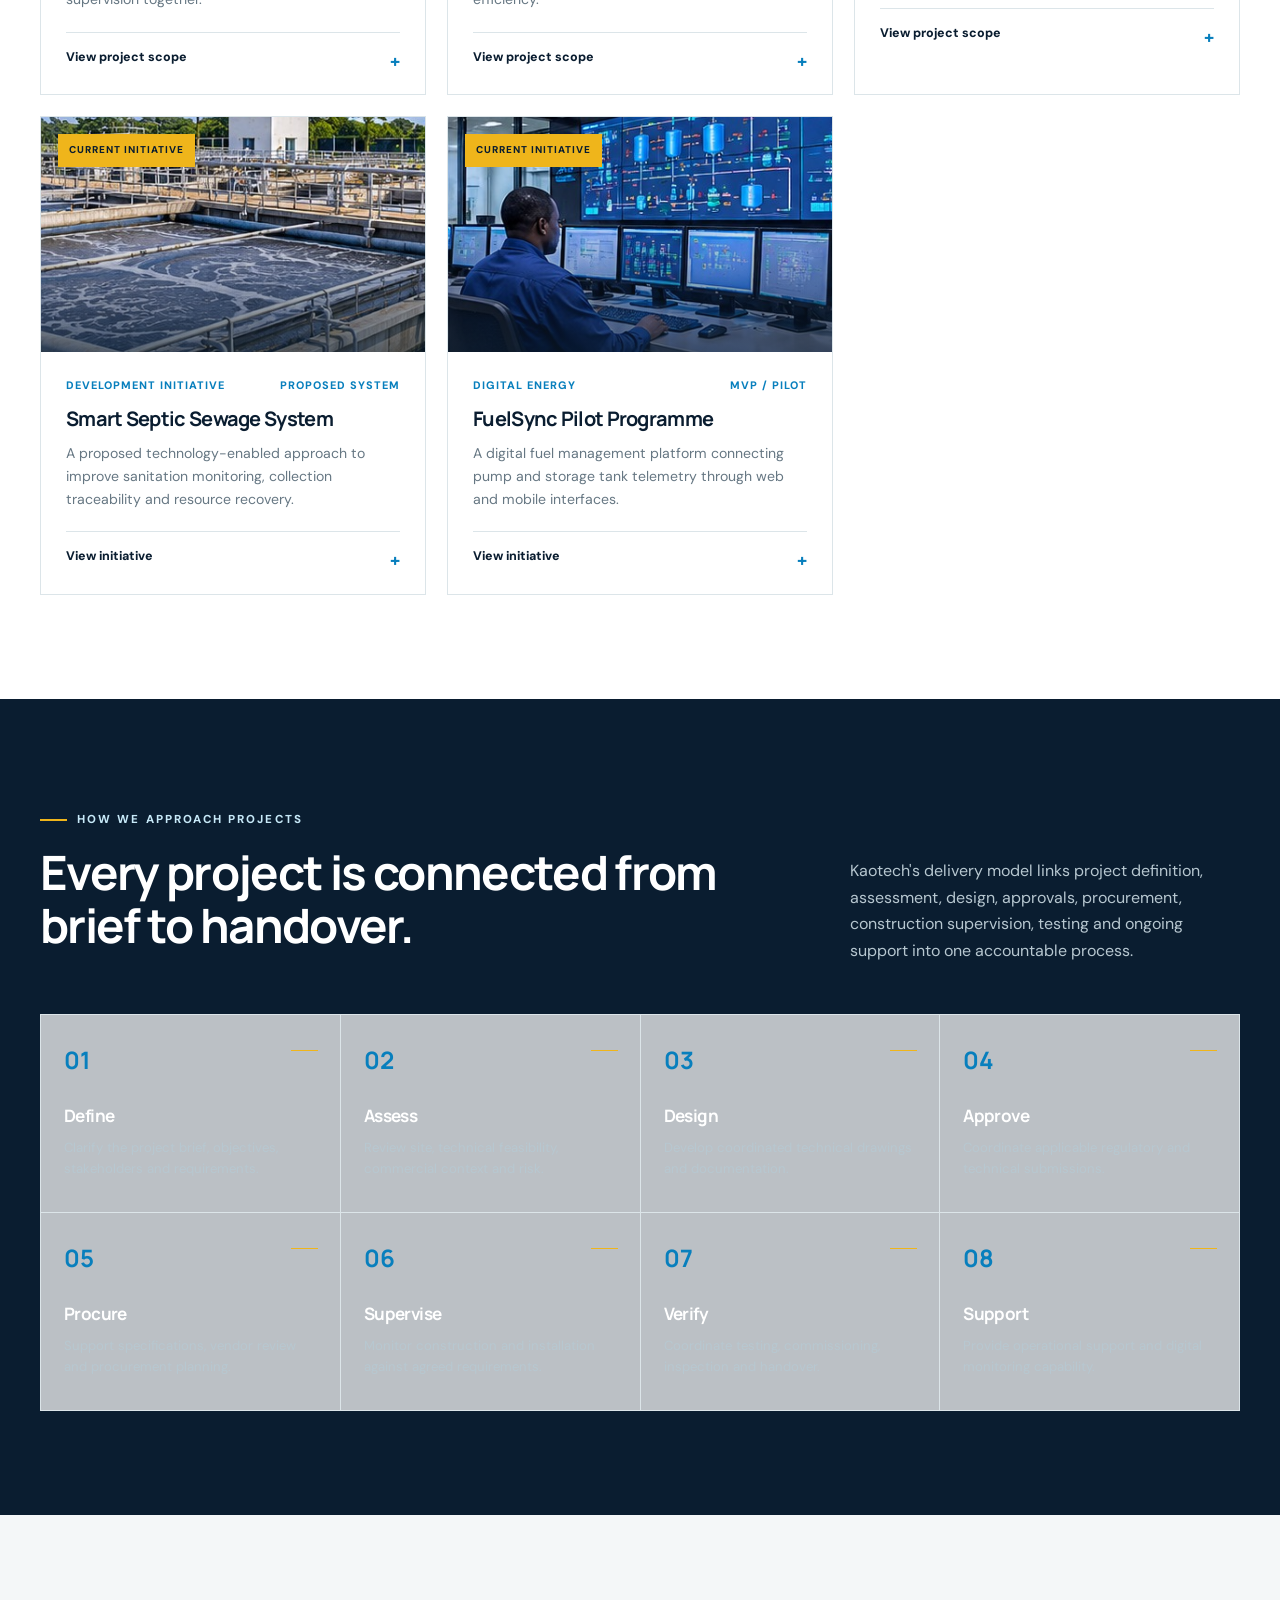
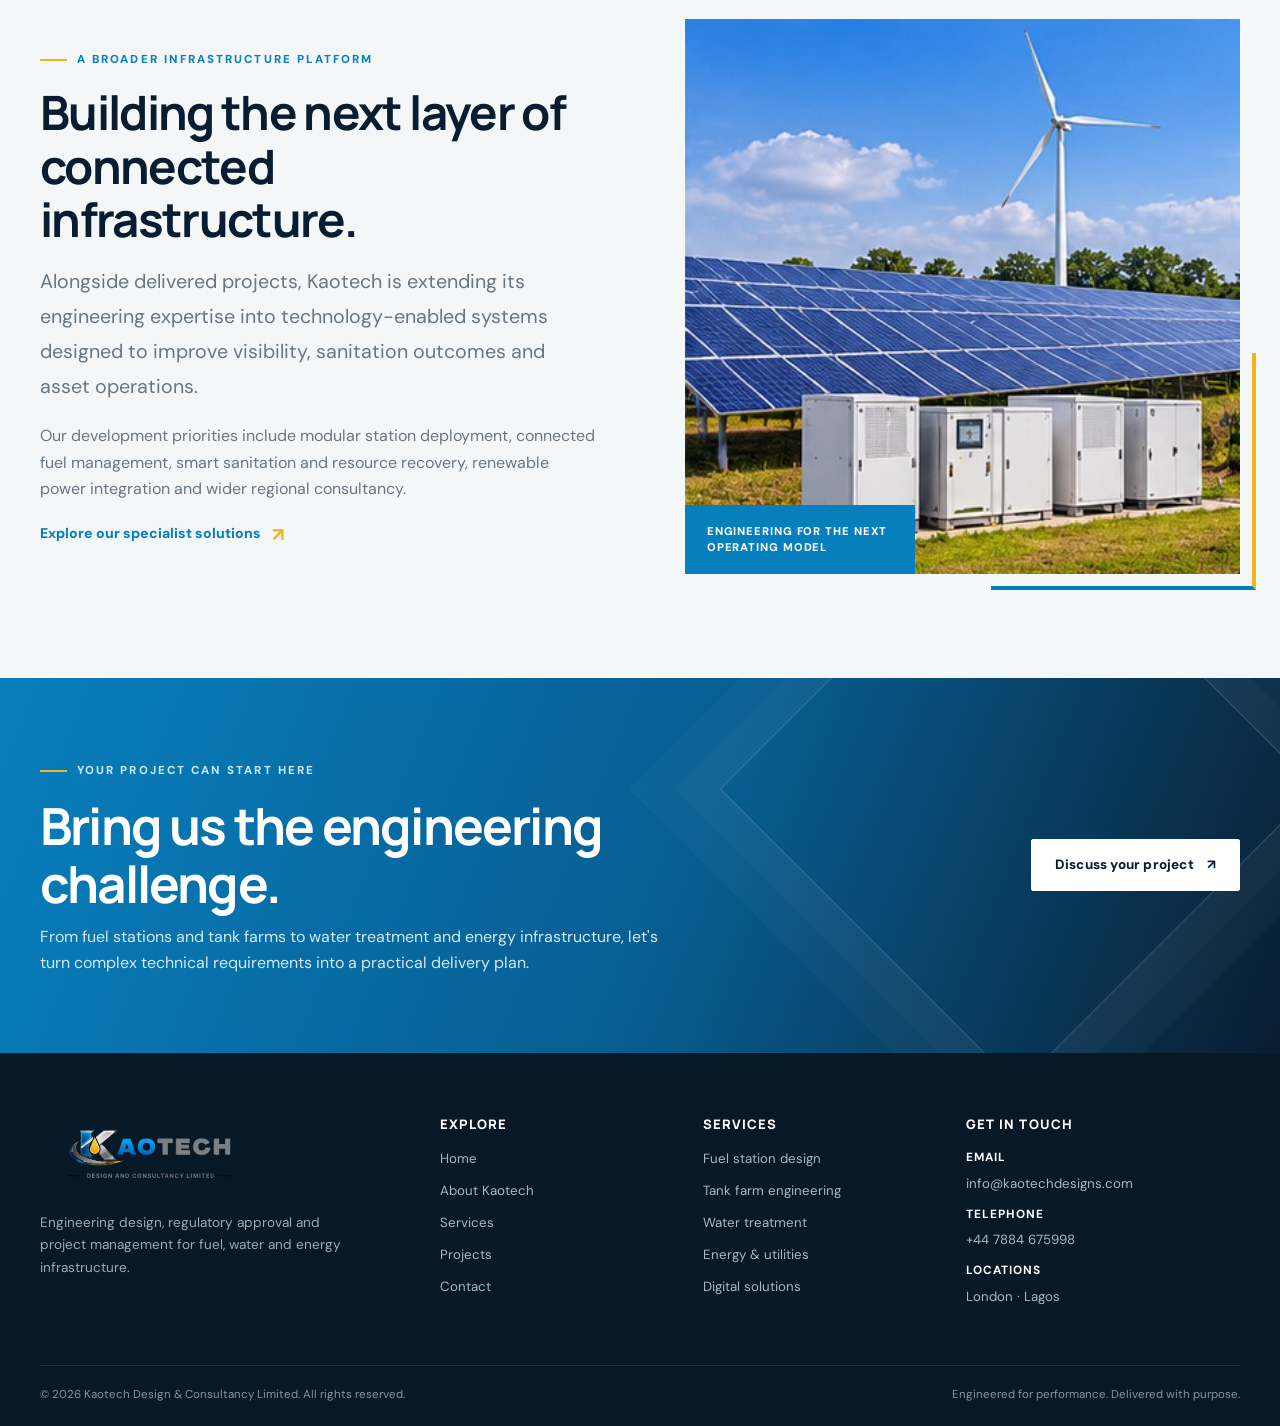
<file: project.html>
<!DOCTYPE html>
<html lang="en">
<head>
  <meta charset="UTF-8"><meta name="viewport" content="width=device-width, initial-scale=1.0"><meta name="theme-color" content="#0a1d30">
  <meta name="description" content="Explore selected Kaotech project experience across fuel infrastructure, industrial water treatment, tank farm upgrades and connected infrastructure initiatives.">
  <title>Projects & Case Studies | Kaotech Design & Consultancy</title><link rel="icon" type="image/svg+xml" href="assets/favicon.svg"><link rel="preconnect" href="https://fonts.googleapis.com"><link rel="preconnect" href="https://fonts.gstatic.com" crossorigin><link rel="stylesheet" href="assets/site.css"><script src="assets/site.js" defer></script>
</head>
<body data-page="projects">
  <a class="skip-link" href="#main">Skip to content</a>
  <div class="utility-bar"><div class="container utility-inner"><div class="utility-left"><span>ENGINEERING · DESIGN · DELIVERY</span><span>London &nbsp;·&nbsp; Lagos</span></div><div class="utility-right"><a href="mailto:info@kaotechdesigns.com">info@kaotechdesigns.com</a><a href="tel:+447884675998">+44 7884 675998</a></div></div></div>
  <header class="site-header"><div class="container nav-shell"><a class="brand" href="index.html" aria-label="Kaotech home"><img src="assets/kaotech-logo.jpg" alt="KAO TECH Design & Consultancy Limited logo"></a><nav class="desktop-nav" aria-label="Main navigation"><a href="index.html" data-page-link="home">Home</a><a href="about.html" data-page-link="about">About</a><a href="service.html" data-page-link="services">Services</a><a href="project.html" data-page-link="projects">Projects</a><a href="contact.html" data-page-link="contact">Contact</a></nav><a class="btn btn-primary nav-cta" href="contact.html">Discuss a project <span aria-hidden="true">↗</span></a><button class="menu-toggle" type="button" aria-label="Open navigation menu" aria-expanded="false" aria-controls="mobile-navigation" data-menu-toggle><span></span><span></span><span></span></button></div><nav class="mobile-nav" id="mobile-navigation" data-menu-panel aria-label="Mobile navigation"><div class="mobile-nav-inner"><a href="index.html" data-page-link="home">Home</a><a href="about.html" data-page-link="about">About</a><a href="service.html" data-page-link="services">Services</a><a href="project.html" data-page-link="projects">Projects</a><a href="contact.html" data-page-link="contact">Contact</a><a class="mobile-cta" href="contact.html">Discuss a project&nbsp; ↗</a></div></nav></header>
  <main id="main">
    <section class="page-hero photo-hero"><img src="assets/images/bridge-construction.jpg" alt="Bridge construction with concrete piers and tower cranes"><div class="container"><span class="eyebrow light">Projects &amp; case studies</span><h1>Engineering outcomes<br><span style="color:#62c4ee">that can be measured.</span></h1><p>Selected Kaotech project experience across fuel infrastructure, water treatment and storage — supported by design discipline, approval coordination, automation and technical supervision.</p><span class="hero-note">From technical brief to operating asset</span></div></section>

    <section class="metrics"><div class="container metrics-grid"><div class="metric"><strong>03</strong><span>Selected delivered project examples</span></div><div class="metric"><strong>03</strong><span>Key infrastructure sectors</span></div><div class="metric"><strong>08</strong><span>Connected delivery stages</span></div><div class="metric"><strong>01</strong><span>Disciplined engineering approach</span></div></div></section>

    <section class="section"><div class="container"><div class="section-head reveal"><div><span class="eyebrow">Selected delivery experience</span><h2>Three delivered projects. One disciplined approach.</h2></div><p>Our project work brings design, regulatory approval, equipment specification, automation and project supervision together around the needs of each asset and operator.</p></div>
      <div class="filter-bar reveal" role="group" aria-label="Filter projects"><button class="filter-btn" type="button" data-filter="all" aria-pressed="true">All projects</button><button class="filter-btn" type="button" data-filter="fuel" aria-pressed="false">Fuel infrastructure</button><button class="filter-btn" type="button" data-filter="water" aria-pressed="false">Water</button><button class="filter-btn" type="button" data-filter="storage" aria-pressed="false">Storage</button><button class="filter-btn" type="button" data-filter="digital" aria-pressed="false">Current initiatives</button></div>
      <div class="project-grid">
        <article class="project-card reveal" data-category="fuel"><div class="project-image"><img src="assets/images/fuel-station.jpg" alt="Modern petrol station forecourt with covered dispenser islands"><span class="project-category">Fuel infrastructure</span></div><div class="project-info"><div class="project-meta"><span>Lagos, Nigeria</span><span>Delivered project</span></div><h3>Modular Fuel Station Deployment</h3><p>A full engineering and delivery scope for a private oil and gas operator, bringing design, approvals, equipment coordination and construction supervision together.</p><details class="project-detail"><summary>View project scope</summary><p>Scope included concept and detailed design, applicable regulatory approval coordination, equipment specification and construction supervision. The engagement focused on providing a coordinated technical route from facility definition to site execution.</p></details></div></article>

        <article class="project-card reveal" data-category="water"><div class="project-image"><img src="assets/images/water-treatment.jpg" alt="Industrial water treatment facility with clarifier tanks"><span class="project-category">Water</span></div><div class="project-info"><div class="project-meta"><span>Ogun State, Nigeria</span><span>Delivered project</span></div><h3>Industrial Water Treatment Plant</h3><p>Water treatment design, pump sizing, automation and commissioning for a manufacturing facility, focused on operational reliability and water efficiency.</p><details class="project-detail"><summary>View project scope</summary><p>Scope included treatment system design, pump sizing, automation and commissioning support. The project addressed consistent process water requirements and the operating needs of the manufacturing facility.</p></details></div></article>

        <article class="project-card reveal" data-category="storage"><div class="project-image"><img src="assets/images/tank-farm.jpg" alt="Petroleum tank farm with large storage tanks and pipelines"><span class="project-category">Storage</span></div><div class="project-info"><div class="project-meta"><span>Port Harcourt, Nigeria</span><span>Delivered project</span></div><h3>Tank Farm Upgrade &amp; Automation</h3><p>An upgrade scope for a midstream operator, combining tank redesign, P&amp;ID development, fire system upgrades and automation integration.</p><details class="project-detail"><summary>View project scope</summary><p>The engineering scope focused on improved facility safety, handling and operational visibility through tank redesign, process documentation, fire protection upgrades and automation integration.</p></details></div></article>

        <article class="project-card reveal" data-category="digital"><div class="project-image"><img src="assets/images/wastewater-treatment.jpg" alt="Wastewater treatment basins at an industrial treatment plant"><span class="project-category">Current initiative</span></div><div class="project-info"><div class="project-meta"><span>Development initiative</span><span>Proposed system</span></div><h3>Smart Septic Sewage System</h3><p>A proposed technology-enabled approach to improve sanitation monitoring, collection traceability and resource recovery.</p><details class="project-detail"><summary>View initiative</summary><p>The concept connects three stages: septic tank monitoring, tracked collection and resource-recovery treatment. The intended outcome is a more connected picture of sanitation activity and treatment performance.</p></details></div></article>

        <article class="project-card reveal" data-category="digital"><div class="project-image"><img src="assets/images/scada-control-room.jpg" alt="Industrial SCADA control room displaying process monitoring screens"><span class="project-category">Current initiative</span></div><div class="project-info"><div class="project-meta"><span>Digital energy</span><span>MVP / Pilot</span></div><h3>FuelSync Pilot Programme</h3><p>A digital fuel management platform connecting pump and storage tank telemetry through web and mobile interfaces.</p><details class="project-detail"><summary>View initiative</summary><p>FuelSync is being developed to connect, collect, store, analyse and visualise fuel pump and tank data. Its pilot programme is intended to inform platform capability and operational fit with early users.</p></details></div></article>
      </div>
    </div></section>

    <section class="section section-dark"><div class="container"><div class="section-head reveal"><div><span class="eyebrow light">How we approach projects</span><h2>Every project is connected from brief to handover.</h2></div><p>Kaotech's delivery model links project definition, assessment, design, approvals, procurement, construction supervision, testing and ongoing support into one accountable process.</p></div><div class="process-grid reveal">
      <article class="process-step"><span class="step-no">01</span><h3>Define</h3><p>Clarify the project brief, objectives, stakeholders and requirements.</p></article><article class="process-step"><span class="step-no">02</span><h3>Assess</h3><p>Review site, technical feasibility, commercial context and risk.</p></article><article class="process-step"><span class="step-no">03</span><h3>Design</h3><p>Develop coordinated technical drawings and documentation.</p></article><article class="process-step"><span class="step-no">04</span><h3>Approve</h3><p>Coordinate applicable regulatory and technical submissions.</p></article><article class="process-step"><span class="step-no">05</span><h3>Procure</h3><p>Support specifications, vendor review and procurement planning.</p></article><article class="process-step"><span class="step-no">06</span><h3>Supervise</h3><p>Monitor construction and installation against agreed requirements.</p></article><article class="process-step"><span class="step-no">07</span><h3>Verify</h3><p>Coordinate testing, commissioning, inspection and handover.</p></article><article class="process-step"><span class="step-no">08</span><h3>Support</h3><p>Provide operational support and digital monitoring capability.</p></article>
    </div></div></section>

    <section class="section section-tint"><div class="container split"><div class="reveal"><span class="eyebrow">A broader infrastructure platform</span><h2>Building the next layer of connected infrastructure.</h2><p class="lead">Alongside delivered projects, Kaotech is extending its engineering expertise into technology-enabled systems designed to improve visibility, sanitation outcomes and asset operations.</p><p>Our development priorities include modular station deployment, connected fuel management, smart sanitation and resource recovery, renewable power integration and wider regional consultancy.</p><a class="text-link" href="service.html#specialist">Explore our specialist solutions</a></div><div class="image-frame reveal"><img src="assets/images/renewable-energy.jpg" alt="Solar panels and wind turbine at a renewable energy installation"><span class="image-tag">Engineering for the next operating model</span></div></div></section>

    <section class="cta-band"><div class="container cta-inner"><div><span class="eyebrow light">Your project can start here</span><h2>Bring us the engineering challenge.</h2><p>From fuel stations and tank farms to water treatment and energy infrastructure, let's turn complex technical requirements into a practical delivery plan.</p></div><a class="btn btn-light" href="contact.html">Discuss your project <span aria-hidden="true">↗</span></a></div></section>
  </main>
  <footer class="site-footer"><div class="container"><div class="footer-main"><div class="footer-intro"><a class="footer-brand-plate" href="index.html"><img src="assets/kaotech-logo.jpg" alt="KAO TECH Design & Consultancy Limited"></a><p>Engineering design, regulatory approval and project management for fuel, water and energy infrastructure.</p></div><div class="footer-col"><h4>Explore</h4><div class="footer-links"><a href="index.html">Home</a><a href="about.html">About Kaotech</a><a href="service.html">Services</a><a href="project.html">Projects</a><a href="contact.html">Contact</a></div></div><div class="footer-col"><h4>Services</h4><div class="footer-links"><a href="service.html#fuel">Fuel station design</a><a href="service.html#tank-farm">Tank farm engineering</a><a href="service.html#water">Water treatment</a><a href="service.html#energy">Energy &amp; utilities</a><a href="service.html#specialist">Digital solutions</a></div></div><div class="footer-col footer-contact"><h4>Get in touch</h4><p><strong>Email</strong><a href="mailto:info@kaotechdesigns.com">info@kaotechdesigns.com</a></p><p><strong>Telephone</strong><a href="tel:+447884675998">+44 7884 675998</a></p><p><strong>Locations</strong>London · Lagos</p></div></div><div class="footer-bottom"><div>© <span data-year>2026</span> Kaotech Design &amp; Consultancy Limited. All rights reserved.</div><span>Engineered for performance. Delivered with purpose.</span></div></div></footer>
  <button class="back-top" type="button" aria-label="Back to top" data-back-top>↑</button>
</body></html>
</file>
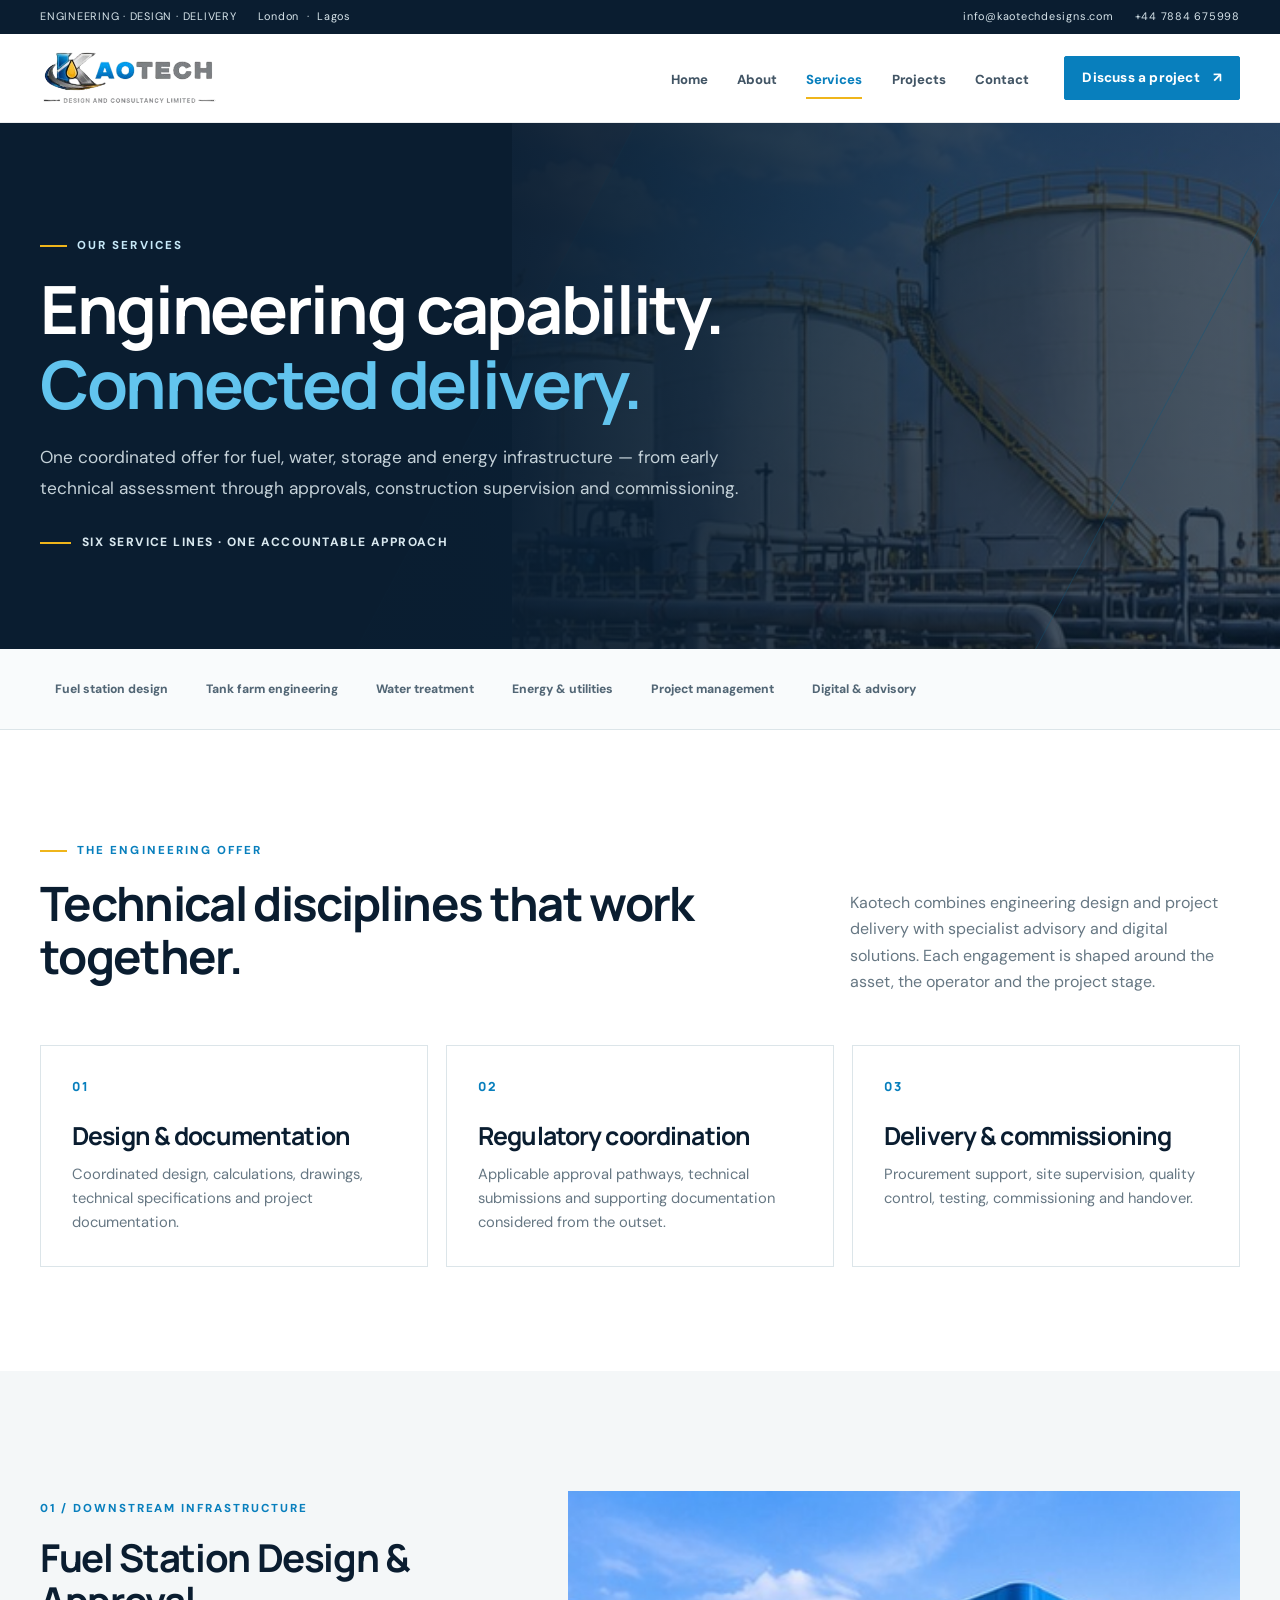
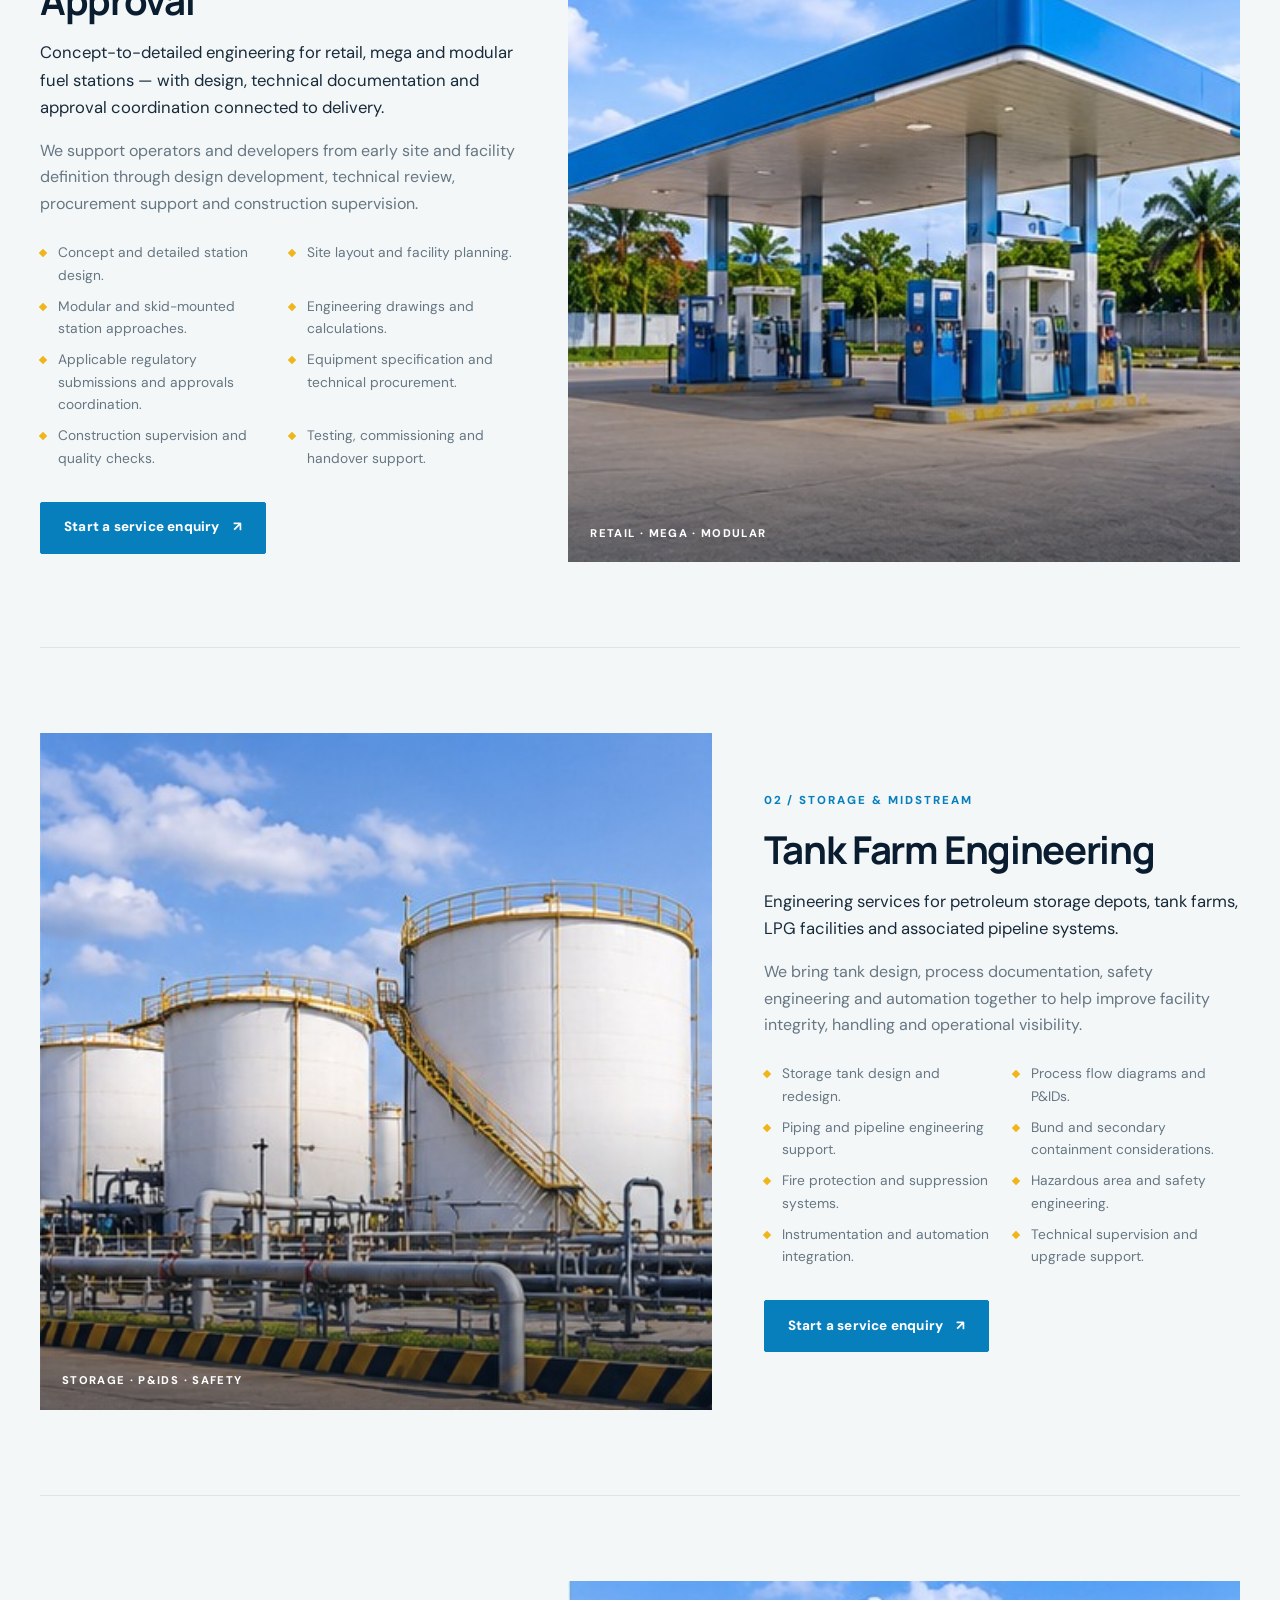
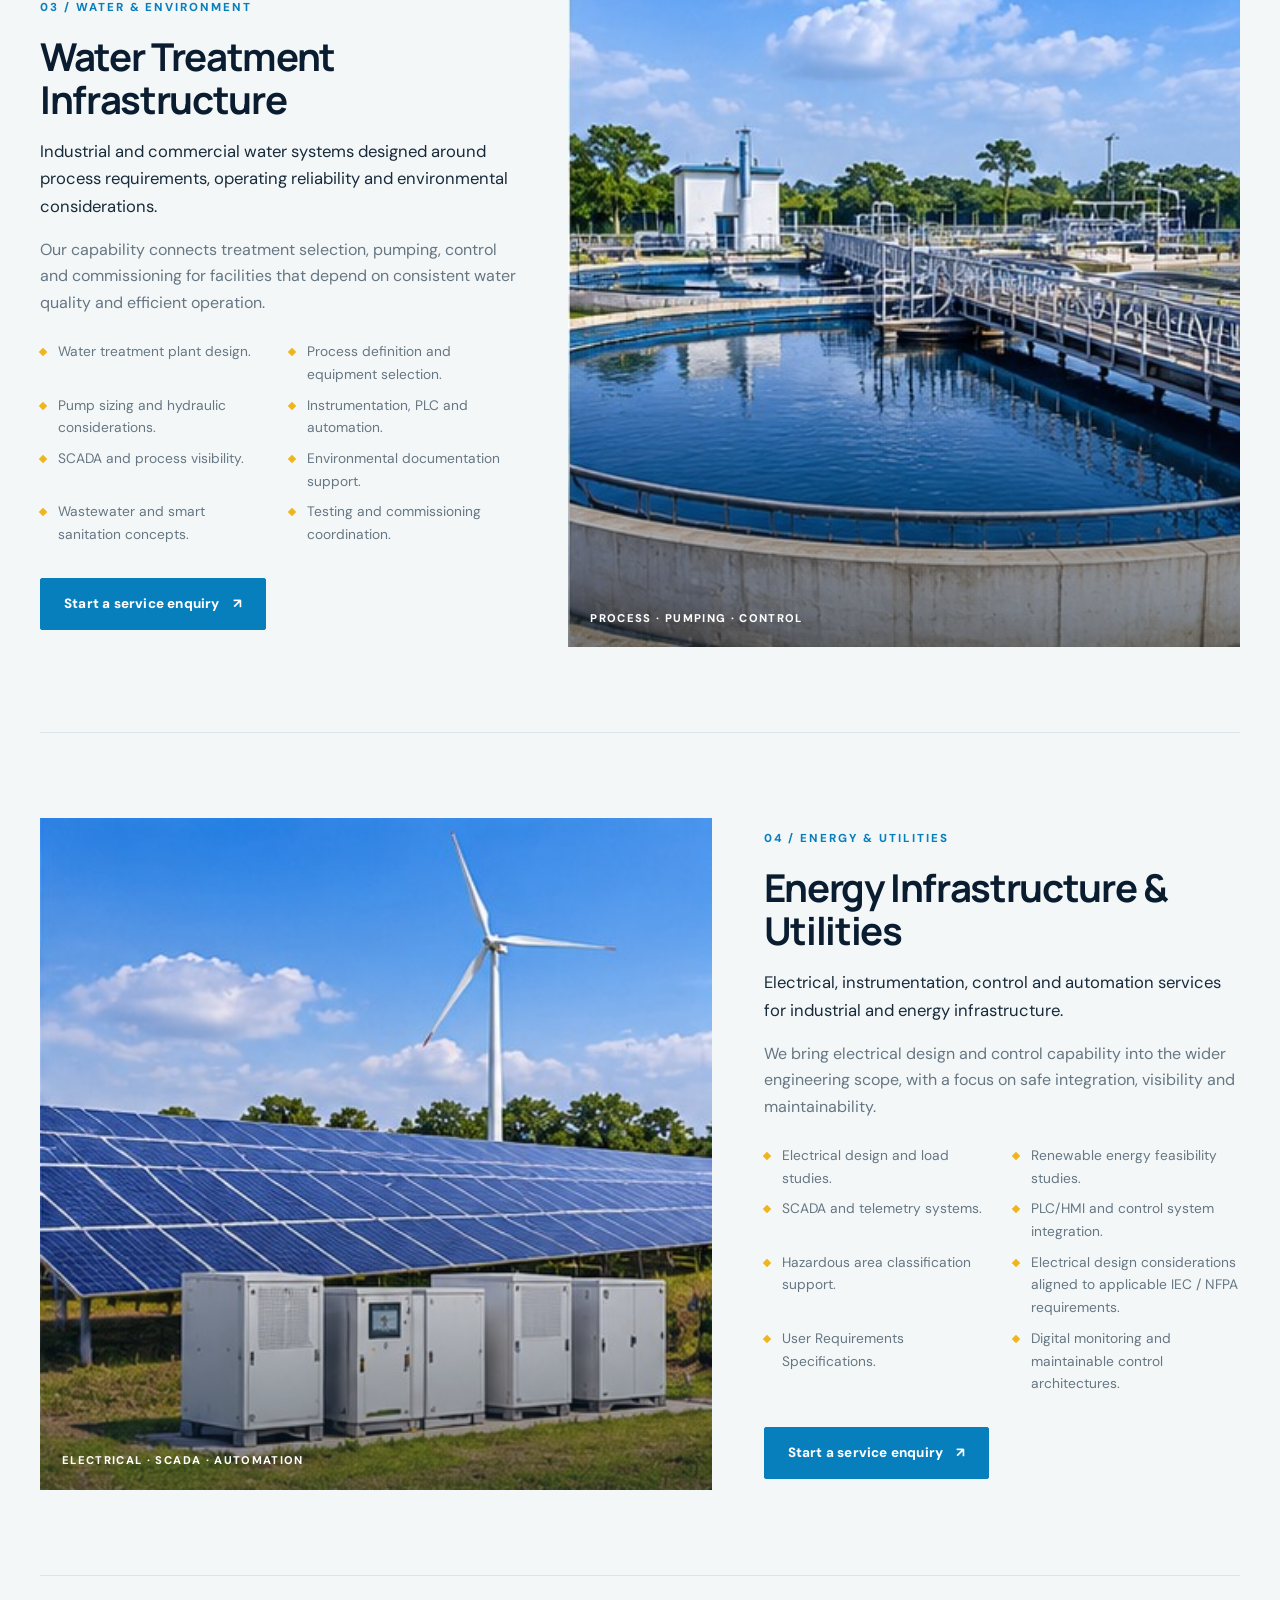
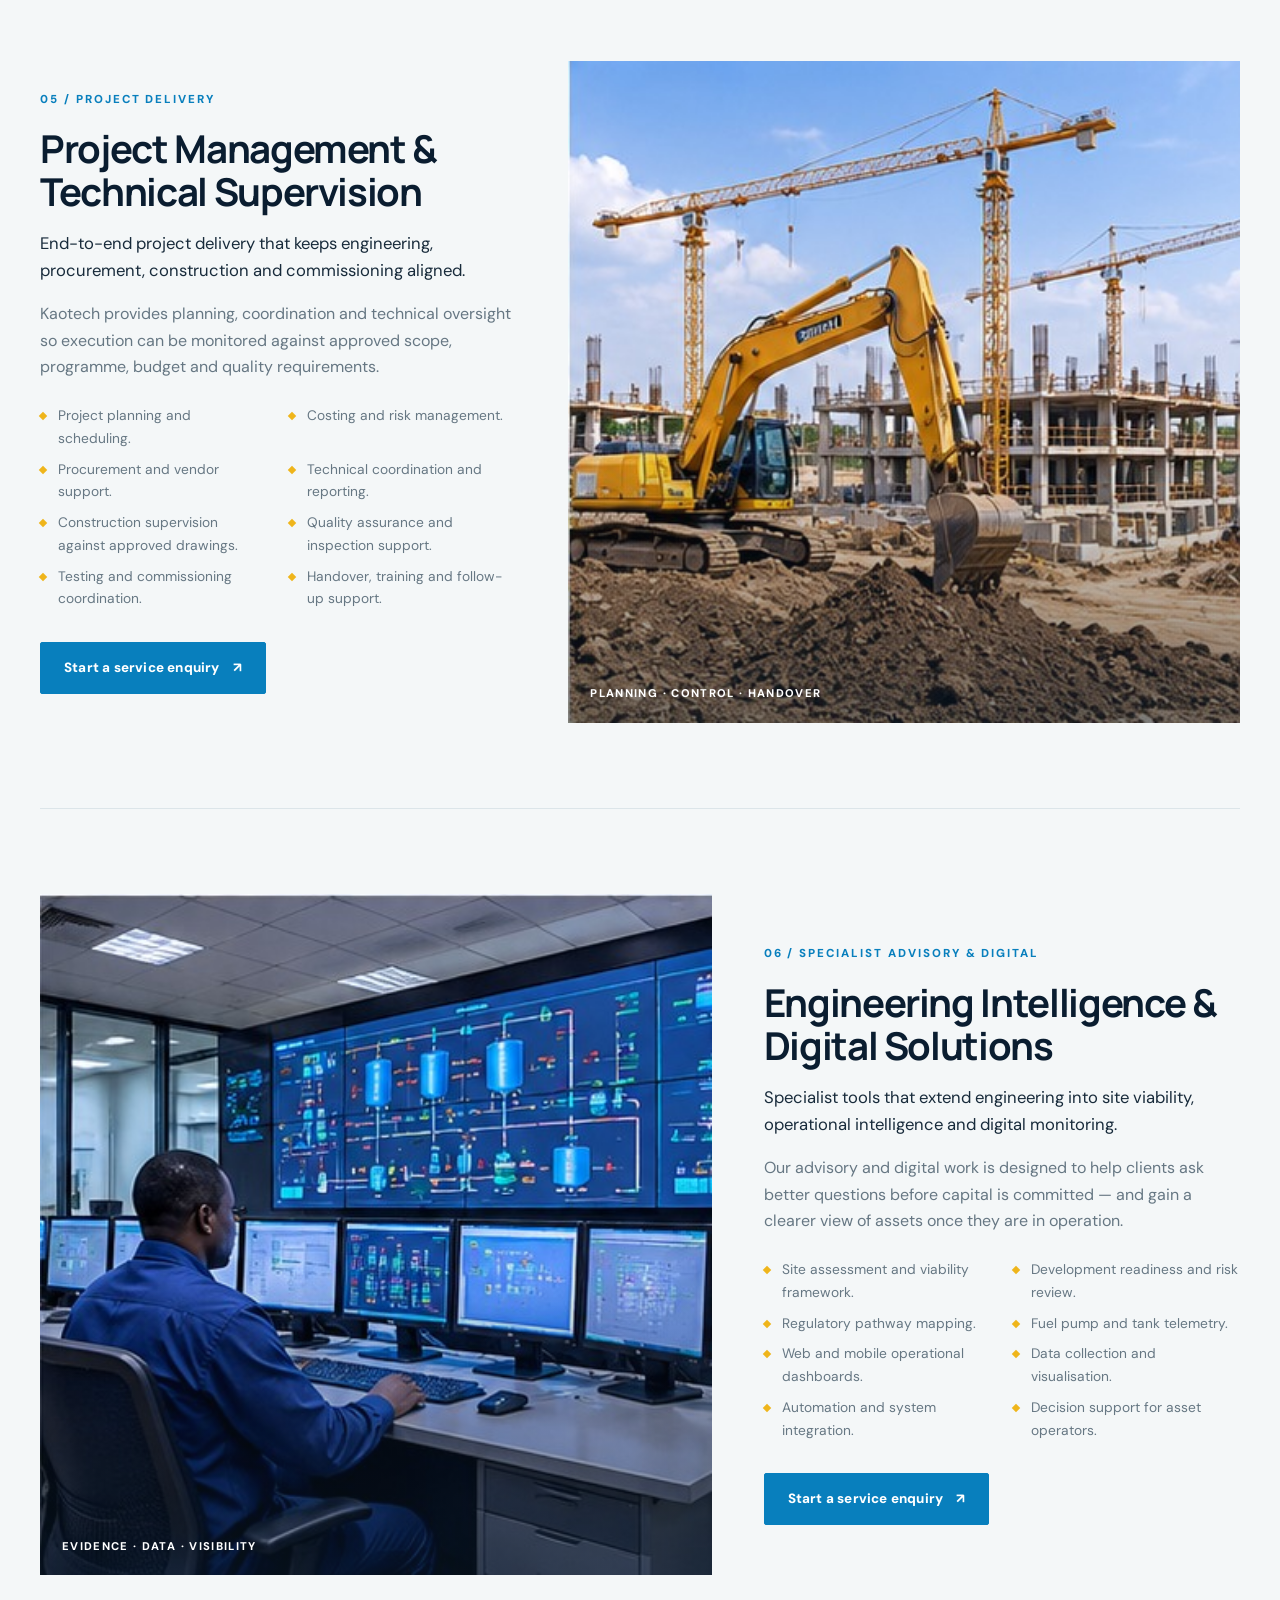
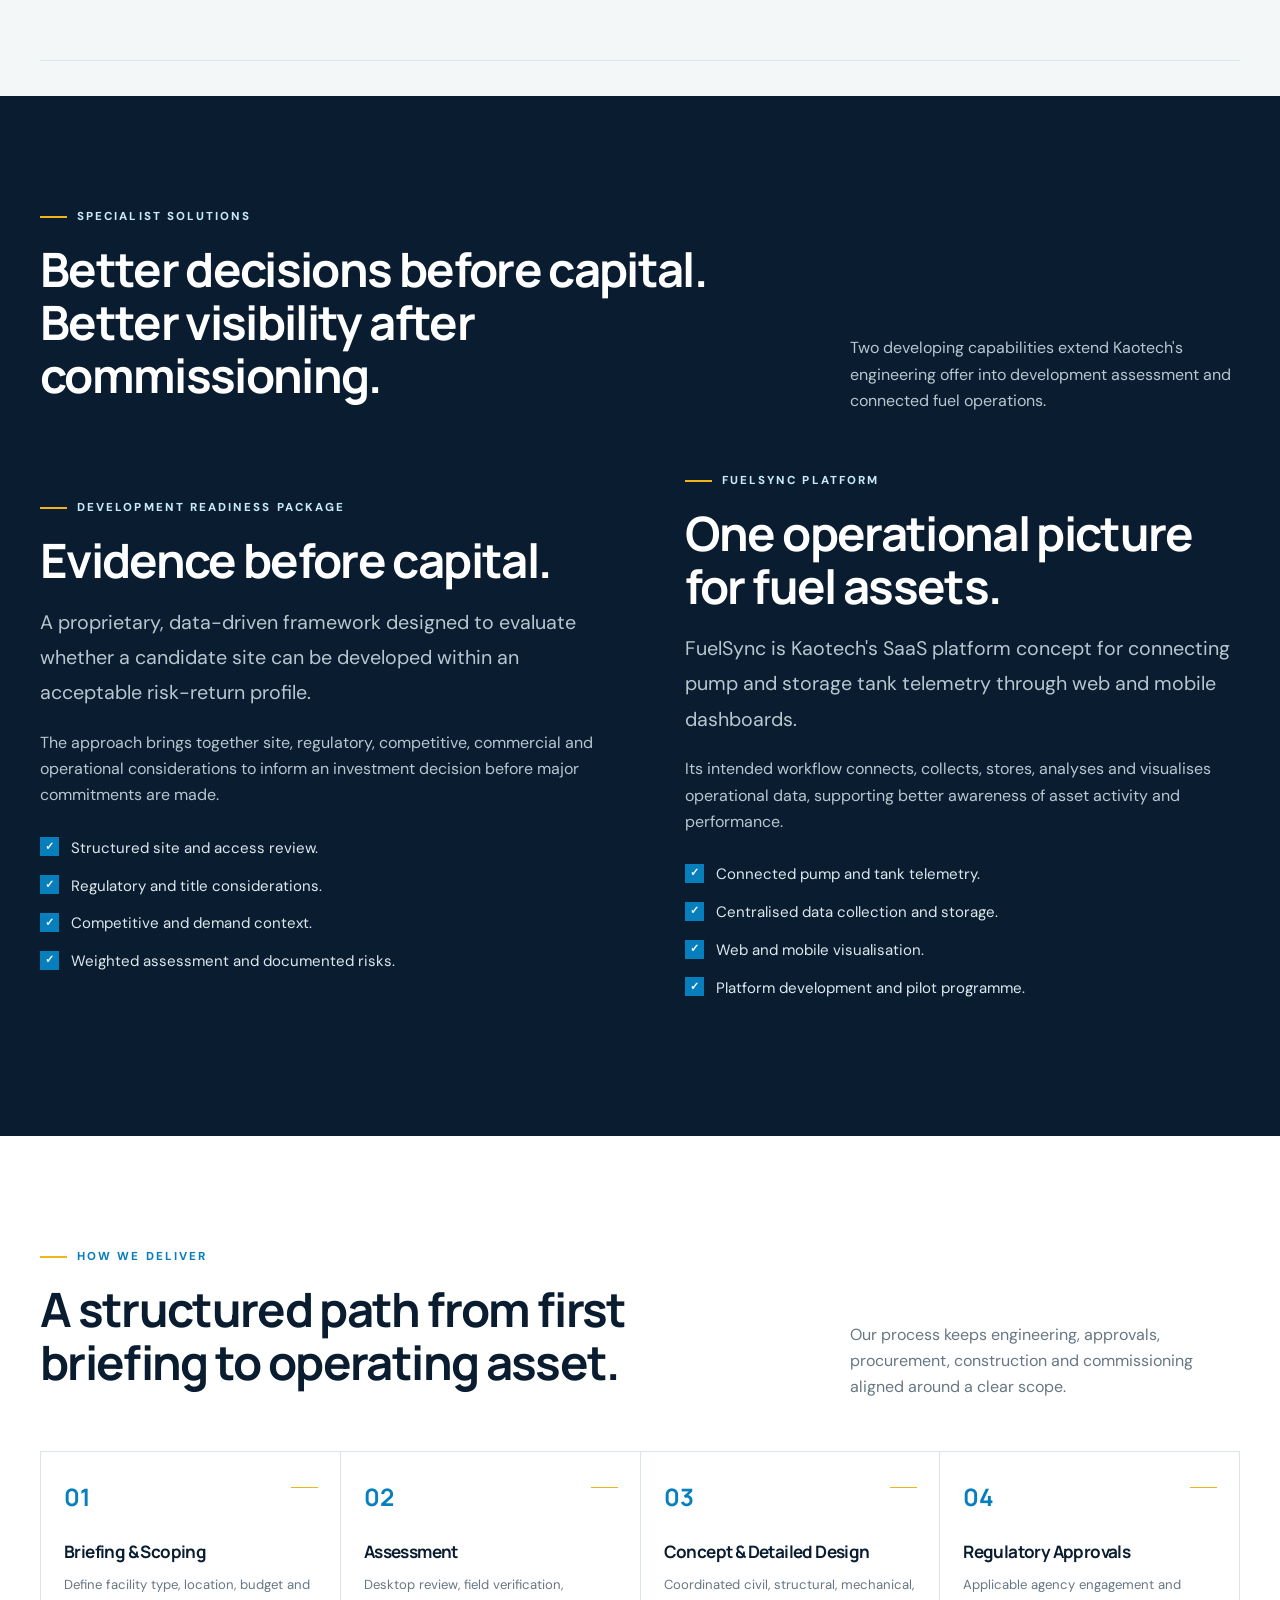
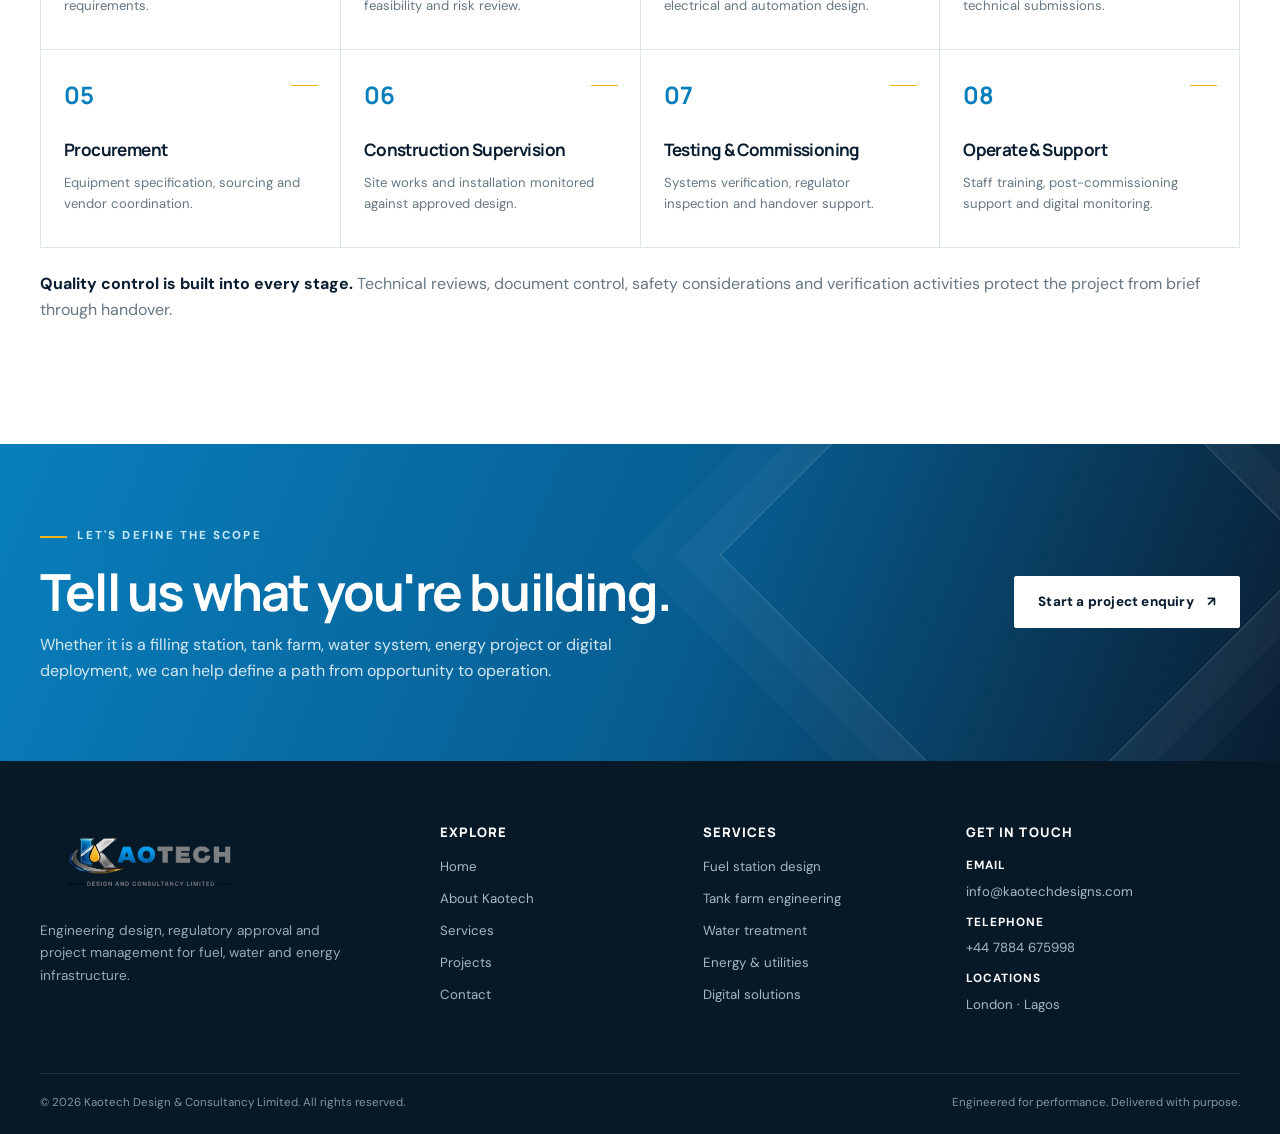
<file: service.html>
<!DOCTYPE html>
<html lang="en">
<head>
  <meta charset="UTF-8"><meta name="viewport" content="width=device-width, initial-scale=1.0"><meta name="theme-color" content="#0a1d30">
  <meta name="description" content="Explore Kaotech services in fuel station design, tank farm engineering, water treatment, energy infrastructure, project management and digital solutions.">
  <title>Engineering Services | Kaotech Design & Consultancy</title><link rel="icon" type="image/svg+xml" href="assets/favicon.svg"><link rel="preconnect" href="https://fonts.googleapis.com"><link rel="preconnect" href="https://fonts.gstatic.com" crossorigin><link rel="stylesheet" href="assets/site.css"><script src="assets/site.js" defer></script>
</head>
<body data-page="services">
  <a class="skip-link" href="#main">Skip to content</a>
  <div class="utility-bar"><div class="container utility-inner"><div class="utility-left"><span>ENGINEERING · DESIGN · DELIVERY</span><span>London &nbsp;·&nbsp; Lagos</span></div><div class="utility-right"><a href="mailto:info@kaotechdesigns.com">info@kaotechdesigns.com</a><a href="tel:+447884675998">+44 7884 675998</a></div></div></div>
  <header class="site-header"><div class="container nav-shell"><a class="brand" href="index.html" aria-label="Kaotech home"><img src="assets/kaotech-logo.jpg" alt="KAO TECH Design & Consultancy Limited logo"></a><nav class="desktop-nav" aria-label="Main navigation"><a href="index.html" data-page-link="home">Home</a><a href="about.html" data-page-link="about">About</a><a href="service.html" data-page-link="services">Services</a><a href="project.html" data-page-link="projects">Projects</a><a href="contact.html" data-page-link="contact">Contact</a></nav><a class="btn btn-primary nav-cta" href="contact.html">Discuss a project <span aria-hidden="true">↗</span></a><button class="menu-toggle" type="button" aria-label="Open navigation menu" aria-expanded="false" aria-controls="mobile-navigation" data-menu-toggle><span></span><span></span><span></span></button></div><nav class="mobile-nav" id="mobile-navigation" data-menu-panel aria-label="Mobile navigation"><div class="mobile-nav-inner"><a href="index.html" data-page-link="home">Home</a><a href="about.html" data-page-link="about">About</a><a href="service.html" data-page-link="services">Services</a><a href="project.html" data-page-link="projects">Projects</a><a href="contact.html" data-page-link="contact">Contact</a><a class="mobile-cta" href="contact.html">Discuss a project&nbsp; ↗</a></div></nav></header>
  <main id="main">
    <section class="page-hero photo-hero"><img src="assets/images/tank-farm.jpg" alt="Industrial petroleum storage tank farm and pipework"><div class="container"><span class="eyebrow light">Our services</span><h1>Engineering capability.<br><span style="color:#62c4ee">Connected delivery.</span></h1><p>One coordinated offer for fuel, water, storage and energy infrastructure — from early technical assessment through approvals, construction supervision and commissioning.</p><span class="hero-note">Six service lines · One accountable approach</span></div></section>
    <nav class="service-strip" aria-label="Service sections"><div class="container service-strip-inner"><a href="#fuel">Fuel station design</a><a href="#tank-farm">Tank farm engineering</a><a href="#water">Water treatment</a><a href="#energy">Energy &amp; utilities</a><a href="#project-management">Project management</a><a href="#specialist">Digital &amp; advisory</a></div></nav>

    <section class="section"><div class="container"><div class="section-head reveal"><div><span class="eyebrow">The engineering offer</span><h2>Technical disciplines that work together.</h2></div><p>Kaotech combines engineering design and project delivery with specialist advisory and digital solutions. Each engagement is shaped around the asset, the operator and the project stage.</p></div><div class="card-grid">
      <article class="card reveal"><span class="card-number">01</span><h3>Design &amp; documentation</h3><p>Coordinated design, calculations, drawings, technical specifications and project documentation.</p></article>
      <article class="card reveal"><span class="card-number">02</span><h3>Regulatory coordination</h3><p>Applicable approval pathways, technical submissions and supporting documentation considered from the outset.</p></article>
      <article class="card reveal"><span class="card-number">03</span><h3>Delivery &amp; commissioning</h3><p>Procurement support, site supervision, quality control, testing, commissioning and handover.</p></article>
    </div></div></section>

    <section class="section section-tint" style="padding-top:35px;padding-bottom:35px"><div class="container">
      <article class="service-detail" id="fuel"><div class="service-detail-copy"><span class="service-index">01 / Downstream infrastructure</span><h2>Fuel Station Design &amp; Approval</h2><p class="service-summary">Concept-to-detailed engineering for retail, mega and modular fuel stations — with design, technical documentation and approval coordination connected to delivery.</p><p>We support operators and developers from early site and facility definition through design development, technical review, procurement support and construction supervision.</p><ul class="two-list"><li>Concept and detailed station design.</li><li>Site layout and facility planning.</li><li>Modular and skid-mounted station approaches.</li><li>Engineering drawings and calculations.</li><li>Applicable regulatory submissions and approvals coordination.</li><li>Equipment specification and technical procurement.</li><li>Construction supervision and quality checks.</li><li>Testing, commissioning and handover support.</li></ul><button class="btn btn-primary service-open-button" type="button" data-service-open="fuel">Start a service enquiry <span aria-hidden="true">↗</span></button></div><div class="service-detail-image"><img src="assets/images/fuel-station.jpg" alt="Fuel station forecourt with canopy and dispensing pumps"><span>Retail · Mega · Modular</span></div></article>

      <article class="service-detail" id="tank-farm"><div class="service-detail-copy"><span class="service-index">02 / Storage &amp; midstream</span><h2>Tank Farm Engineering</h2><p class="service-summary">Engineering services for petroleum storage depots, tank farms, LPG facilities and associated pipeline systems.</p><p>We bring tank design, process documentation, safety engineering and automation together to help improve facility integrity, handling and operational visibility.</p><ul class="two-list"><li>Storage tank design and redesign.</li><li>Process flow diagrams and P&amp;IDs.</li><li>Piping and pipeline engineering support.</li><li>Bund and secondary containment considerations.</li><li>Fire protection and suppression systems.</li><li>Hazardous area and safety engineering.</li><li>Instrumentation and automation integration.</li><li>Technical supervision and upgrade support.</li></ul><button class="btn btn-primary service-open-button" type="button" data-service-open="tank-farm">Start a service enquiry <span aria-hidden="true">↗</span></button></div><div class="service-detail-image"><img src="assets/images/tank-farm.jpg" alt="Petroleum storage tanks and connected process pipelines"><span>Storage · P&amp;IDs · Safety</span></div></article>

      <article class="service-detail" id="water"><div class="service-detail-copy"><span class="service-index">03 / Water &amp; environment</span><h2>Water Treatment Infrastructure</h2><p class="service-summary">Industrial and commercial water systems designed around process requirements, operating reliability and environmental considerations.</p><p>Our capability connects treatment selection, pumping, control and commissioning for facilities that depend on consistent water quality and efficient operation.</p><ul class="two-list"><li>Water treatment plant design.</li><li>Process definition and equipment selection.</li><li>Pump sizing and hydraulic considerations.</li><li>Instrumentation, PLC and automation.</li><li>SCADA and process visibility.</li><li>Environmental documentation support.</li><li>Wastewater and smart sanitation concepts.</li><li>Testing and commissioning coordination.</li></ul><button class="btn btn-primary service-open-button" type="button" data-service-open="water">Start a service enquiry <span aria-hidden="true">↗</span></button></div><div class="service-detail-image"><img src="assets/images/water-treatment.jpg" alt="Industrial water treatment clarifier and pipe network"><span>Process · Pumping · Control</span></div></article>

      <article class="service-detail" id="energy"><div class="service-detail-copy"><span class="service-index">04 / Energy &amp; utilities</span><h2>Energy Infrastructure &amp; Utilities</h2><p class="service-summary">Electrical, instrumentation, control and automation services for industrial and energy infrastructure.</p><p>We bring electrical design and control capability into the wider engineering scope, with a focus on safe integration, visibility and maintainability.</p><ul class="two-list"><li>Electrical design and load studies.</li><li>Renewable energy feasibility studies.</li><li>SCADA and telemetry systems.</li><li>PLC/HMI and control system integration.</li><li>Hazardous area classification support.</li><li>Electrical design considerations aligned to applicable IEC / NFPA requirements.</li><li>User Requirements Specifications.</li><li>Digital monitoring and maintainable control architectures.</li></ul><button class="btn btn-primary service-open-button" type="button" data-service-open="energy">Start a service enquiry <span aria-hidden="true">↗</span></button></div><div class="service-detail-image"><img src="assets/images/renewable-energy.jpg" alt="Solar panel array and wind turbine supplying renewable power"><span>Electrical · SCADA · Automation</span></div></article>

      <article class="service-detail" id="project-management"><div class="service-detail-copy"><span class="service-index">05 / Project delivery</span><h2>Project Management &amp; Technical Supervision</h2><p class="service-summary">End-to-end project delivery that keeps engineering, procurement, construction and commissioning aligned.</p><p>Kaotech provides planning, coordination and technical oversight so execution can be monitored against approved scope, programme, budget and quality requirements.</p><ul class="two-list"><li>Project planning and scheduling.</li><li>Costing and risk management.</li><li>Procurement and vendor support.</li><li>Technical coordination and reporting.</li><li>Construction supervision against approved drawings.</li><li>Quality assurance and inspection support.</li><li>Testing and commissioning coordination.</li><li>Handover, training and follow-up support.</li></ul><button class="btn btn-primary service-open-button" type="button" data-service-open="project-management">Start a service enquiry <span aria-hidden="true">↗</span></button></div><div class="service-detail-image"><img src="assets/images/construction-site.jpg" alt="Construction site with excavator and tower cranes"><span>Planning · Control · Handover</span></div></article>

      <article class="service-detail" id="specialist"><div class="service-detail-copy"><span class="service-index">06 / Specialist advisory &amp; digital</span><h2>Engineering Intelligence &amp; Digital Solutions</h2><p class="service-summary">Specialist tools that extend engineering into site viability, operational intelligence and digital monitoring.</p><p>Our advisory and digital work is designed to help clients ask better questions before capital is committed — and gain a clearer view of assets once they are in operation.</p><ul class="two-list"><li>Site assessment and viability framework.</li><li>Development readiness and risk review.</li><li>Regulatory pathway mapping.</li><li>Fuel pump and tank telemetry.</li><li>Web and mobile operational dashboards.</li><li>Data collection and visualisation.</li><li>Automation and system integration.</li><li>Decision support for asset operators.</li></ul><button class="btn btn-primary service-open-button" type="button" data-service-open="specialist">Start a service enquiry <span aria-hidden="true">↗</span></button></div><div class="service-detail-image"><img src="assets/images/scada-control-room.jpg" alt="Engineer monitoring industrial SCADA control screens"><span>Evidence · Data · Visibility</span></div></article>
    </div></section>

    <section class="section section-dark"><div class="container"><div class="section-head reveal"><div><span class="eyebrow light">Specialist solutions</span><h2>Better decisions before capital. Better visibility after commissioning.</h2></div><p>Two developing capabilities extend Kaotech's engineering offer into development assessment and connected fuel operations.</p></div>
      <div class="split">
        <div class="reveal"><span class="eyebrow light">Development Readiness Package</span><h2>Evidence before capital.</h2><p class="lead">A proprietary, data-driven framework designed to evaluate whether a candidate site can be developed within an acceptable risk-return profile.</p><p>The approach brings together site, regulatory, competitive, commercial and operational considerations to inform an investment decision before major commitments are made.</p><ul class="check-list"><li>Structured site and access review.</li><li>Regulatory and title considerations.</li><li>Competitive and demand context.</li><li>Weighted assessment and documented risks.</li></ul></div>
        <div class="reveal" id="fuelsync"><span class="eyebrow light">FuelSync platform</span><h2>One operational picture for fuel assets.</h2><p class="lead">FuelSync is Kaotech's SaaS platform concept for connecting pump and storage tank telemetry through web and mobile dashboards.</p><p>Its intended workflow connects, collects, stores, analyses and visualises operational data, supporting better awareness of asset activity and performance.</p><ul class="check-list"><li>Connected pump and tank telemetry.</li><li>Centralised data collection and storage.</li><li>Web and mobile visualisation.</li><li>Platform development and pilot programme.</li></ul></div>
      </div>
    </div></section>

    <section class="section"><div class="container"><div class="section-head reveal"><div><span class="eyebrow">How we deliver</span><h2>A structured path from first briefing to operating asset.</h2></div><p>Our process keeps engineering, approvals, procurement, construction and commissioning aligned around a clear scope.</p></div><div class="process-grid reveal">
      <article class="process-step"><span class="step-no">01</span><h3>Briefing &amp; Scoping</h3><p>Define facility type, location, budget and requirements.</p></article><article class="process-step"><span class="step-no">02</span><h3>Assessment</h3><p>Desktop review, field verification, feasibility and risk review.</p></article><article class="process-step"><span class="step-no">03</span><h3>Concept &amp; Detailed Design</h3><p>Coordinated civil, structural, mechanical, electrical and automation design.</p></article><article class="process-step"><span class="step-no">04</span><h3>Regulatory Approvals</h3><p>Applicable agency engagement and technical submissions.</p></article><article class="process-step"><span class="step-no">05</span><h3>Procurement</h3><p>Equipment specification, sourcing and vendor coordination.</p></article><article class="process-step"><span class="step-no">06</span><h3>Construction Supervision</h3><p>Site works and installation monitored against approved design.</p></article><article class="process-step"><span class="step-no">07</span><h3>Testing &amp; Commissioning</h3><p>Systems verification, regulator inspection and handover support.</p></article><article class="process-step"><span class="step-no">08</span><h3>Operate &amp; Support</h3><p>Staff training, post-commissioning support and digital monitoring.</p></article>
    </div><p class="reveal" style="margin-top:23px"><strong style="color:var(--navy)">Quality control is built into every stage.</strong> Technical reviews, document control, safety considerations and verification activities protect the project from brief through handover.</p></div></section>

    <section class="cta-band"><div class="container cta-inner"><div><span class="eyebrow light">Let's define the scope</span><h2>Tell us what you're building.</h2><p>Whether it is a filling station, tank farm, water system, energy project or digital deployment, we can help define a path from opportunity to operation.</p></div><a class="btn btn-light" href="contact.html">Start a project enquiry <span aria-hidden="true">↗</span></a></div></section>
  </main>
  <footer class="site-footer"><div class="container"><div class="footer-main"><div class="footer-intro"><a class="footer-brand-plate" href="index.html"><img src="assets/kaotech-logo.jpg" alt="KAO TECH Design & Consultancy Limited"></a><p>Engineering design, regulatory approval and project management for fuel, water and energy infrastructure.</p></div><div class="footer-col"><h4>Explore</h4><div class="footer-links"><a href="index.html">Home</a><a href="about.html">About Kaotech</a><a href="service.html">Services</a><a href="project.html">Projects</a><a href="contact.html">Contact</a></div></div><div class="footer-col"><h4>Services</h4><div class="footer-links"><a href="#fuel">Fuel station design</a><a href="#tank-farm">Tank farm engineering</a><a href="#water">Water treatment</a><a href="#energy">Energy &amp; utilities</a><a href="#specialist">Digital solutions</a></div></div><div class="footer-col footer-contact"><h4>Get in touch</h4><p><strong>Email</strong><a href="mailto:info@kaotechdesigns.com">info@kaotechdesigns.com</a></p><p><strong>Telephone</strong><a href="tel:+447884675998">+44 7884 675998</a></p><p><strong>Locations</strong>London · Lagos</p></div></div><div class="footer-bottom"><div>© <span data-year>2026</span> Kaotech Design &amp; Consultancy Limited. All rights reserved.</div><span>Engineered for performance. Delivered with purpose.</span></div></div></footer>
  <button class="back-top" type="button" aria-label="Back to top" data-back-top>↑</button>

  <dialog class="service-modal" data-service-modal aria-labelledby="service-modal-title">
    <div class="service-modal-panel">
      <header class="service-modal-header">
        <div class="service-modal-heading-copy">
          <span class="eyebrow light" data-service-kicker>Engineering engagement scoping</span>
          <h2 id="service-modal-title" data-service-title>Start a service enquiry</h2>
          <p class="service-modal-intro" data-service-intro>Share a few details about your project and the support you need. Our team will review your brief and follow up.</p>
        </div>
        <button class="service-modal-close" type="button" aria-label="Close service enquiry" data-service-close>×</button>
      </header>

      <div class="service-modal-content">
        <div class="service-form-heading">
          <div>
            <span class="service-form-overline">Project brief</span>
            <h3>Tell us about your project</h3>
          </div>
          <p><span aria-hidden="true">*</span> Required fields</p>
        </div>

        <form class="service-enquiry-form" data-mailto-form>
          <div class="form-grid">
            <div class="form-field full">
              <label for="service-projectType">Select service scope <span aria-hidden="true">*</span></label>
              <select id="service-projectType" name="projectType" data-service-scope required>
                <option value="Fuel station design &amp; approval">Fuel Station Design &amp; Approval</option>
                <option value="Tank farm engineering">Tank Farm Engineering</option>
                <option value="Water treatment infrastructure">Water Treatment Infrastructure</option>
                <option value="Energy infrastructure &amp; utilities">Energy Infrastructure &amp; Utilities</option>
                <option value="Project management &amp; technical supervision">Project Management &amp; Technical Supervision</option>
                <option value="Engineering intelligence &amp; digital solutions">Engineering Intelligence &amp; Digital Solutions</option>
              </select>
            </div>

            <div class="form-field">
              <label for="service-location">Target geography / corridor</label>
              <input id="service-location" name="location" type="text" placeholder="e.g. Lagos State (Lekki, Ikeja, Badagry)" autocomplete="address-level2">
            </div>
            <div class="form-field">
              <label for="service-stage">Current project stage</label>
              <select id="service-stage" name="stage">
                <option value="" selected>Choose a project stage</option>
                <option>Idea / opportunity</option>
                <option>Site identification</option>
                <option>Feasibility / assessment</option>
                <option>Concept &amp; statutory approval</option>
                <option>Detailed design / engineering</option>
                <option>Procurement / construction</option>
                <option>Existing facility / upgrade</option>
              </select>
            </div>

            <div class="form-field">
              <label for="service-name">Full name <span aria-hidden="true">*</span></label>
              <input id="service-name" name="name" type="text" placeholder="Your full name" autocomplete="name" required>
            </div>
            <div class="form-field">
              <label for="service-company">Company / organisation</label>
              <input id="service-company" name="company" type="text" placeholder="Company or organisation name" autocomplete="organization">
            </div>

            <div class="form-field">
              <label for="service-email">Corporate email <span aria-hidden="true">*</span></label>
              <input id="service-email" name="email" type="email" placeholder="name@company.com" autocomplete="email" required>
            </div>
            <div class="form-field">
              <label for="service-phone">Phone / WhatsApp number</label>
              <input id="service-phone" name="phone" type="tel" placeholder="+234... or +44..." autocomplete="tel">
            </div>

            <div class="form-field full">
              <label for="service-message">Project notes / specific deliverables required</label>
              <textarea id="service-message" name="message" rows="4" placeholder="Share details about the site, project requirements, capacity, technical deliverables or target deadlines..."></textarea>
            </div>
          </div>

          <div class="form-foot service-form-foot">
            <button class="btn btn-primary service-submit" type="submit">Submit scoping request for engineering review <span aria-hidden="true">↗</span></button>
            <p class="form-note">Your email app will open with these details ready to send to Kaotech.</p>
            <p class="form-status" role="status" aria-live="polite" data-form-status></p>
          </div>
        </form>
      </div>
    </div>
  </dialog>
  </body></html>
</file>
<file: assets/site.css>
@import url('https://fonts.googleapis.com/css2?family=DM+Sans:wght@400;500;600;700&family=Manrope:wght@400;500;600;700;800&display=swap');

:root {
  --navy: #0a1d30;
  --navy-2: #102d46;
  --navy-3: #173d5b;
  --blue: #087fbd;
  --blue-2: #0b9bd7;
  --blue-3: #dff2fb;
  --silver: #c7d2d7;
  --silver-2: #e6edf0;
  --gold: #efb51b;
  --gold-soft: #fff4d5;
  --ink: #182b3b;
  --muted: #667783;
  --paper: #f4f7f8;
  --white: #fff;
  --line: #dce5e9;
  --shadow: 0 24px 70px rgba(10, 29, 48, .12);
  --radius: 3px;
  --container: 1200px;
}

* { box-sizing: border-box; }
html { scroll-behavior: smooth; scroll-padding-top: 110px; }
body { margin: 0; color: var(--ink); background: var(--white); font-family: 'DM Sans', Arial, sans-serif; font-size: 16px; line-height: 1.65; -webkit-font-smoothing: antialiased; }
body.menu-open { overflow: hidden; }
img { max-width: 100%; display: block; }
a { color: inherit; text-decoration: none; }
button, input, select, textarea { font: inherit; }
button, a { -webkit-tap-highlight-color: transparent; }
::selection { background: var(--blue); color: var(--white); }

.skip-link { position: absolute; top: -60px; left: 16px; z-index: 2000; padding: 10px 16px; background: var(--gold); color: var(--navy); font-weight: 800; }
.skip-link:focus { top: 12px; }
.container { width: min(var(--container), calc(100% - 48px)); margin-inline: auto; }
.narrow { max-width: 790px; }
.eyebrow { display: inline-flex; align-items: center; gap: 10px; margin: 0 0 18px; color: var(--blue); font-size: .72rem; font-weight: 800; letter-spacing: .18em; line-height: 1.4; text-transform: uppercase; }
.eyebrow::before { width: 27px; height: 2px; content: ''; background: var(--gold); }
.eyebrow.light { color: #c7e9f8; }
.eyebrow.light::before { background: var(--gold); }
.display-title, h1, h2, h3, h4 { font-family: 'Manrope', sans-serif; }
h1, h2, h3, h4, p { margin-top: 0; }
h1, h2, h3, h4 { color: var(--navy); line-height: 1.12; letter-spacing: -.035em; }
h1 { font-size: clamp(2.65rem, 5.4vw, 5.15rem); font-weight: 700; }
h2 { margin-bottom: 18px; font-size: clamp(2rem, 3.7vw, 3.55rem); font-weight: 700; }
h3 { margin-bottom: 12px; font-size: clamp(1.2rem, 2vw, 1.55rem); font-weight: 700; }
h4 { margin-bottom: 8px; font-size: 1rem; font-weight: 800; }
p { color: var(--muted); }
.lead { max-width: 720px; font-size: clamp(1.04rem, 1.6vw, 1.23rem); line-height: 1.78; }
.section { padding: 104px 0; }
.section-sm { padding: 68px 0; }
.section-tint { background: var(--paper); }
.section-dark { position: relative; overflow: hidden; color: #dce8ed; background: var(--navy); }
.section-dark h2, .section-dark h3, .section-dark h4 { color: var(--white); }
.section-dark p { color: #b7c7d0; }
.section-head { display: flex; align-items: end; justify-content: space-between; gap: 44px; margin-bottom: 44px; }
.section-head > div:first-child { max-width: 720px; }
.section-head p { max-width: 390px; margin: 0 0 6px; }
.section-head.center { display: block; max-width: 800px; margin: 0 auto 48px; text-align: center; }
.section-head.center .eyebrow { justify-content: center; }
.section-head.center p { max-width: 650px; margin: 0 auto; }
.text-link { display: inline-flex; align-items: center; gap: 11px; color: var(--blue); font-size: .88rem; font-weight: 800; transition: gap .2s ease, color .2s ease; }
.text-link::after { content: '↗'; color: var(--gold); font-size: 1.18rem; }
.text-link:hover { gap: 16px; color: var(--navy); }
.text-link.light { color: #fff; }
.text-link.light:hover { color: #bfe9fc; }
.btn { display: inline-flex; align-items: center; justify-content: center; gap: 13px; min-height: 52px; padding: 0 23px; border: 1px solid transparent; border-radius: 2px; font-size: .84rem; font-weight: 800; letter-spacing: .015em; cursor: pointer; transition: transform .2s ease, background .2s ease, border-color .2s ease, color .2s ease; }
.btn:hover { transform: translateY(-3px); }
.btn-primary { color: var(--white); background: var(--blue); border-color: var(--blue); }
.btn-primary:hover { background: #056da5; border-color: #056da5; }
.btn-outline { color: var(--navy); background: transparent; border-color: #9eb1bc; }
.btn-outline:hover { color: var(--white); background: var(--navy); border-color: var(--navy); }
.btn-light { color: var(--navy); background: var(--white); border-color: var(--white); }
.btn-light:hover { color: var(--navy); background: var(--gold); border-color: var(--gold); }
.btn-ghost { color: #fff; border-color: rgba(255,255,255,.55); background: transparent; }
.btn-ghost:hover { background: rgba(255,255,255,.1); border-color: #fff; }

/* Header */
.utility-bar { min-height: 34px; color: #d8e5eb; background: var(--navy); font-size: .68rem; letter-spacing: .07em; }
.utility-inner { display: flex; align-items: center; justify-content: space-between; min-height: 34px; }
.utility-left, .utility-right { display: flex; align-items: center; gap: 21px; }
.utility-bar a { color: #d8e5eb; }
.utility-bar a:hover { color: var(--gold); }
.site-header { position: sticky; top: 0; z-index: 1000; border-bottom: 1px solid rgba(10,29,48,.08); background: rgba(255,255,255,.96); backdrop-filter: blur(14px); }
.nav-shell { display: flex; align-items: center; justify-content: space-between; min-height: 88px; gap: 35px; }
.brand { display: inline-flex; flex: 0 0 214px; align-items: center; width: 214px; }
.brand img { width: 100%; height: 60px; object-fit: contain; object-position: left center; }
.desktop-nav { display: flex; align-items: center; justify-content: center; gap: clamp(18px, 2.3vw, 34px); margin-left: auto; }
.desktop-nav a { position: relative; padding: 34px 0 31px; color: #425565; font-size: .82rem; font-weight: 800; transition: color .2s ease; }
.desktop-nav a::after { position: absolute; right: 0; bottom: 22px; left: 0; height: 2px; content: ''; transform: scaleX(0); transform-origin: left; background: var(--gold); transition: transform .22s ease; }
.desktop-nav a:hover, .desktop-nav a.active { color: var(--blue); }
.desktop-nav a:hover::after, .desktop-nav a.active::after { transform: scaleX(1); }
.nav-cta { flex: 0 0 auto; min-height: 44px; padding-inline: 17px; }
.menu-toggle { display: none; width: 46px; height: 46px; padding: 10px; border: 1px solid var(--line); background: var(--white); color: var(--navy); cursor: pointer; }
.menu-toggle span { display: block; width: 21px; height: 2px; margin: 5px auto; background: currentColor; transition: transform .2s ease, opacity .2s ease; }
.menu-toggle[aria-expanded="true"] span:first-child { transform: translateY(7px) rotate(45deg); }
.menu-toggle[aria-expanded="true"] span:nth-child(2) { opacity: 0; }
.menu-toggle[aria-expanded="true"] span:last-child { transform: translateY(-7px) rotate(-45deg); }
.mobile-nav { display: none; }

/* Hero system */
.hero { position: relative; display: flex; min-height: min(760px, calc(100vh - 122px)); align-items: center; overflow: hidden; isolation: isolate; color: var(--white); background: var(--navy); }
.hero::before { position: absolute; z-index: -1; top: -26%; right: 15%; width: 56%; height: 150%; content: ''; transform: skewX(-26deg); border-left: 1px solid rgba(10,155,215,.34); border-right: 1px solid rgba(10,155,215,.2); background: linear-gradient(125deg, rgba(8,127,189,.25), transparent 62%); }
.hero::after { position: absolute; z-index: -1; top: -12%; right: -11%; width: 53%; height: 125%; content: ''; transform: skewX(-26deg); border-left: 1px solid rgba(239,181,27,.38); background: linear-gradient(100deg, rgba(8,127,189,.14), transparent 72%); }
.hero-bg { position: absolute; z-index: -3; top: 0; right: 0; width: 57%; height: 100%; object-fit: cover; object-position: center; opacity: .48; }
.hero-shade { position: absolute; z-index: -2; inset: 0; background: linear-gradient(90deg, var(--navy) 0%, rgba(10,29,48,.97) 35%, rgba(10,29,48,.68) 66%, rgba(10,29,48,.48) 100%); }
.hero-grid { position: absolute; z-index: -1; right: 4%; bottom: 9%; width: 265px; height: 180px; opacity: .2; background-image: linear-gradient(rgba(255,255,255,.22) 1px, transparent 1px), linear-gradient(90deg, rgba(255,255,255,.22) 1px, transparent 1px); background-size: 22px 22px; mask-image: linear-gradient(135deg, transparent, #000 45%, transparent); }
.hero-inner { position: relative; display: grid; grid-template-columns: minmax(0, 1.04fr) minmax(280px, .78fr); align-items: center; gap: 55px; width: min(var(--container), calc(100% - 48px)); margin: 0 auto; padding: 86px 0 94px; }
.hero-copy { position: relative; z-index: 2; max-width: 720px; }
.hero h1 { max-width: 760px; margin-bottom: 25px; color: #f7fbfd; font-size: clamp(3.1rem, 6.4vw, 6rem); letter-spacing: -.065em; line-height: .99; }
.hero h1 .accent { color: #62c4ee; }
.hero p { max-width: 630px; margin-bottom: 31px; color: #c2d0d8; font-size: 1.09rem; line-height: 1.8; }
.hero-actions { display: flex; flex-wrap: wrap; gap: 12px; }
.hero-visual { position: relative; min-height: 425px; }
.hero-visual img { position: absolute; inset: 0 0 0 auto; width: 92%; height: 100%; object-fit: cover; filter: saturate(.78); }
.hero-visual::before { position: absolute; z-index: 1; top: -18px; left: 0; width: 81%; height: 100%; content: ''; border: 1px solid rgba(101,197,237,.52); transform: translate(20px,20px); }
.hero-visual::after { position: absolute; z-index: 2; right: 0; bottom: 0; width: 50%; height: 48%; content: ''; background: linear-gradient(135deg, rgba(8,127,189,.84), rgba(10,29,48,.84)); clip-path: polygon(25% 0,100% 0,100% 100%,0 100%); }
.hero-visual .visual-label { position: absolute; z-index: 3; right: 25px; bottom: 24px; max-width: 165px; color: #fff; font-size: .68rem; font-weight: 800; letter-spacing: .13em; line-height: 1.55; text-transform: uppercase; }
.hero-mark { position: absolute; top: 14px; right: 34px; z-index: 3; display: flex; align-items: center; justify-content: center; width: 76px; height: 76px; border: 1px solid rgba(255,255,255,.45); border-radius: 50%; color: var(--gold); font-family: 'Manrope', sans-serif; font-weight: 800; background: rgba(10,29,48,.56); }
.hero-index { display: flex; align-items: center; gap: 16px; margin-top: 52px; color: #aabdc7; font-size: .68rem; font-weight: 800; letter-spacing: .16em; text-transform: uppercase; }
.hero-index::before { width: 42px; height: 2px; content: ''; background: var(--gold); }
.hero-bottom { position: absolute; right: 0; bottom: 0; left: 0; border-top: 1px solid rgba(255,255,255,.15); background: rgba(5,18,31,.28); }
.hero-bottom-inner { display: grid; grid-template-columns: repeat(3,1fr); width: min(var(--container), calc(100% - 48px)); margin: 0 auto; }
.hero-bottom-item { padding: 20px 24px 19px; border-right: 1px solid rgba(255,255,255,.14); }
.hero-bottom-item:first-child { padding-left: 0; }
.hero-bottom-item:last-child { border-right: 0; }
.hero-bottom-item strong { display: block; margin-bottom: 2px; color: #fff; font-family: 'Manrope', sans-serif; font-size: 1.12rem; }
.hero-bottom-item span { color: #a9bcc7; font-size: .72rem; letter-spacing: .035em; }

/* Alternate inner page hero */
.page-hero { position: relative; overflow: hidden; padding: 106px 0 96px; color: #fff; background: var(--navy); isolation: isolate; }
.page-hero::before { position: absolute; z-index: -1; top: -45%; right: 7%; width: 53%; height: 180%; content: ''; transform: skewX(-28deg); border-inline: 1px solid rgba(31,170,225,.32); background: linear-gradient(115deg, rgba(8,127,189,.32), transparent 65%); }
.page-hero::after { position: absolute; z-index: -1; top: 0; right: 0; width: 43%; height: 100%; content: ''; background: linear-gradient(90deg, transparent, rgba(8,127,189,.16)); }
.page-hero .container { position: relative; }
.page-hero h1 { max-width: 870px; margin-bottom: 21px; color: #fff; font-size: clamp(2.8rem, 5.2vw, 5rem); }
.page-hero p { max-width: 720px; margin-bottom: 0; color: #c4d1d8; font-size: 1.08rem; line-height: 1.8; }
.page-hero .hero-note { display: inline-flex; align-items: center; gap: 11px; margin-top: 29px; color: #d8e7ee; font-size: .75rem; font-weight: 800; letter-spacing: .12em; text-transform: uppercase; }
.page-hero .hero-note::before { width: 31px; height: 2px; content: ''; background: var(--gold); }
.page-hero.photo-hero { min-height: 480px; display: flex; align-items: center; }
.page-hero.photo-hero > img { position: absolute; z-index: -2; inset: 0 0 0 auto; width: 60%; height: 100%; object-fit: cover; opacity: .55; }
.page-hero.photo-hero::after { width: 100%; background: linear-gradient(90deg, var(--navy) 1%, rgba(10,29,48,.96) 36%, rgba(10,29,48,.62) 75%, rgba(10,29,48,.52)); }

/* Metric strip */
.metrics { position: relative; z-index: 3; background: var(--white); box-shadow: 0 12px 30px rgba(10,29,48,.055); }
.metrics-grid { display: grid; grid-template-columns: repeat(4,1fr); }
.metric { position: relative; padding: 29px 30px; border-right: 1px solid var(--line); }
.metric:first-child { padding-left: 0; }
.metric:last-child { border-right: 0; }
.metric strong { display: block; color: var(--navy); font-family: 'Manrope', sans-serif; font-size: clamp(1.9rem,3vw,2.6rem); font-weight: 700; line-height: 1; letter-spacing: -.06em; }
.metric span { display: block; margin-top: 9px; color: var(--muted); font-size: .76rem; font-weight: 700; line-height: 1.45; }

/* Image / editorial layouts */
.split { display: grid; grid-template-columns: 1fr 1fr; align-items: center; gap: clamp(42px,7vw,95px); }
.split.reverse > :first-child { order: 2; }
.split.reverse > :last-child { order: 1; }
.image-frame { position: relative; min-height: 420px; background: var(--silver-2); }
.image-frame img { width: 100%; height: 100%; min-height: 420px; object-fit: cover; }
.image-frame::after { position: absolute; right: -16px; bottom: -16px; width: 47%; height: 42%; content: ''; border-right: 4px solid var(--gold); border-bottom: 4px solid var(--blue); pointer-events: none; }
.image-frame .image-tag { position: absolute; left: 0; bottom: 0; z-index: 2; max-width: 230px; padding: 18px 22px; color: #fff; background: var(--blue); font-size: .7rem; font-weight: 800; letter-spacing: .08em; line-height: 1.5; text-transform: uppercase; }
.check-list { display: grid; gap: 13px; margin: 27px 0 31px; padding: 0; list-style: none; }
.check-list li { position: relative; padding-left: 31px; color: var(--ink); font-size: .94rem; }
.section-dark .check-list li { color: #dce8ed; }
.check-list li::before { position: absolute; left: 0; top: .14em; display: grid; place-items: center; width: 19px; height: 19px; content: '✓'; color: var(--white); background: var(--blue); font-size: .68rem; font-weight: 800; }
.numbered-note { display: flex; align-items: flex-start; gap: 17px; padding: 18px 0; border-top: 1px solid var(--line); }
.numbered-note .number { flex: 0 0 30px; color: var(--blue); font-family: 'Manrope',sans-serif; font-size: 1.2rem; font-weight: 800; }
.numbered-note p { margin: 0; color: var(--muted); }

/* Cards */
.card-grid { display: grid; grid-template-columns: repeat(3,1fr); gap: 18px; }
.card { position: relative; padding: 31px; border: 1px solid var(--line); background: var(--white); transition: transform .25s ease, box-shadow .25s ease, border-color .25s ease; }
.card:hover { transform: translateY(-6px); border-color: rgba(8,127,189,.38); box-shadow: var(--shadow); }
.card-number { display: block; margin-bottom: 24px; color: var(--blue); font-family: 'Manrope',sans-serif; font-size: .78rem; font-weight: 800; letter-spacing: .15em; }
.card p { margin-bottom: 0; font-size: .92rem; }
.icon-box { display: grid; place-items: center; width: 51px; height: 51px; margin-bottom: 22px; color: var(--blue); background: var(--blue-3); }
.icon-box svg { width: 24px; height: 24px; stroke: currentColor; fill: none; stroke-width: 1.8; stroke-linecap: round; stroke-linejoin: round; }
.card .text-link { margin-top: 20px; }
.card-dark { border-color: rgba(255,255,255,.14); background: rgba(255,255,255,.04); }
.card-dark:hover { border-color: rgba(98,196,238,.65); background: rgba(255,255,255,.075); }
.card-dark .card-number { color: var(--gold); }
.card-dark p { color: #b9c9d2; }
.card-dark h3 { color: #fff; }

/* Challenge grid */
.challenge-grid { display: grid; grid-template-columns: repeat(4,1fr); gap: 1px; background: rgba(255,255,255,.14); border: 1px solid rgba(255,255,255,.14); }
.challenge { min-height: 235px; padding: 27px 24px; background: var(--navy); }
.challenge .index { display: block; margin-bottom: 29px; color: var(--gold); font-family: 'Manrope',sans-serif; font-size: .82rem; font-weight: 800; }
.challenge h3 { color: #fff; font-size: 1.16rem; }
.challenge p { margin-bottom: 0; font-size: .88rem; }

/* Service strip and detail */
.service-strip { border-bottom: 1px solid var(--line); background: #f9fbfc; }
.service-strip-inner { display: flex; flex-wrap: wrap; gap: 8px; padding: 19px 0; }
.service-strip a { padding: 10px 14px; border: 1px solid transparent; color: #526675; font-size: .76rem; font-weight: 800; transition: all .2s ease; }
.service-strip a:hover { border-color: var(--line); color: var(--blue); background: #fff; }
.service-detail { display: grid; grid-template-columns: minmax(260px,.83fr) minmax(0,1.17fr); align-items: stretch; gap: 52px; padding: 85px 0; border-bottom: 1px solid var(--line); }
.service-detail:nth-child(even) { grid-template-columns: minmax(0,1.17fr) minmax(260px,.83fr); }
.service-detail:nth-child(even) .service-detail-copy { order: 2; }
.service-detail:nth-child(even) .service-detail-image { order: 1; }
.service-detail-image { position: relative; min-height: 360px; overflow: hidden; background: var(--silver-2); }
.service-detail-image img { width: 100%; height: 100%; min-height: 360px; object-fit: cover; transition: transform .5s ease; }
.service-detail:hover .service-detail-image img { transform: scale(1.035); }
.service-detail-image::after { position: absolute; inset: 0; content: ''; background: linear-gradient(180deg, transparent 55%, rgba(10,29,48,.52)); }
.service-detail-image span { position: absolute; z-index: 2; bottom: 20px; left: 22px; color: #fff; font-size: .7rem; font-weight: 800; letter-spacing: .12em; text-transform: uppercase; }
.service-detail-copy { align-self: center; }
.service-detail-copy .service-index { display: block; margin-bottom: 18px; color: var(--blue); font-size: .72rem; font-weight: 800; letter-spacing: .17em; text-transform: uppercase; }
.service-detail-copy h2 { margin-bottom: 17px; font-size: clamp(1.9rem,3vw,2.8rem); }
.service-detail-copy .service-summary { color: var(--ink); font-size: 1.04rem; }
.service-detail-copy .two-list { display: grid; grid-template-columns: 1fr 1fr; gap: 8px 22px; margin: 24px 0 27px; padding: 0; list-style: none; }
.service-detail-copy .two-list li { position: relative; padding-left: 18px; color: var(--muted); font-size: .86rem; }
.service-detail-copy .two-list li::before { position: absolute; top: .65em; left: 0; width: 6px; height: 6px; content: ''; background: var(--gold); transform: rotate(45deg); }

/* Project cards */
.filter-bar { display: flex; flex-wrap: wrap; gap: 8px; margin: 0 0 31px; }
.filter-btn { padding: 11px 17px; border: 1px solid var(--line); color: #5d6f7b; background: #fff; font-size: .76rem; font-weight: 800; cursor: pointer; transition: all .2s ease; }
.filter-btn:hover, .filter-btn[aria-pressed="true"] { border-color: var(--blue); color: #fff; background: var(--blue); }
.project-grid { display: grid; grid-template-columns: repeat(3,1fr); gap: 21px; }
.project-card { overflow: hidden; border: 1px solid var(--line); background: #fff; transition: transform .25s ease, box-shadow .25s ease; }
.project-card:hover { transform: translateY(-6px); box-shadow: var(--shadow); }
.project-card[hidden] { display: none; }
.project-image { position: relative; height: 235px; overflow: hidden; background: var(--navy-2); }
.project-image img { width: 100%; height: 100%; object-fit: cover; transition: transform .5s ease; }
.project-card:hover .project-image img { transform: scale(1.06); }
.project-image::after { position: absolute; inset: 0; content: ''; background: linear-gradient(180deg, transparent 45%, rgba(10,29,48,.66)); }
.project-category { position: absolute; z-index: 2; top: 17px; left: 17px; padding: 8px 11px; color: var(--navy); background: var(--gold); font-size: .62rem; font-weight: 800; letter-spacing: .1em; text-transform: uppercase; }
.project-info { padding: 25px 25px 27px; }
.project-meta { display: flex; align-items: center; justify-content: space-between; gap: 12px; margin-bottom: 13px; color: var(--blue); font-size: .68rem; font-weight: 800; letter-spacing: .09em; text-transform: uppercase; }
.project-info h3 { margin-bottom: 11px; font-size: 1.25rem; }
.project-info p { margin-bottom: 20px; font-size: .88rem; }
.project-detail { padding-top: 14px; border-top: 1px solid var(--line); }
.project-detail summary { color: var(--navy); font-size: .78rem; font-weight: 800; cursor: pointer; list-style: none; }
.project-detail summary::-webkit-details-marker { display: none; }
.project-detail summary::after { float: right; content: '+'; color: var(--blue); font-size: 1.1rem; }
.project-detail[open] summary::after { content: '−'; }
.project-detail p { margin: 12px 0 0; font-size: .82rem; }

/* Process */
.process-grid { display: grid; grid-template-columns: repeat(4,1fr); gap: 0; border-top: 1px solid var(--line); border-left: 1px solid var(--line); }
.process-step { position: relative; min-height: 198px; padding: 25px 23px; border-right: 1px solid var(--line); border-bottom: 1px solid var(--line); background: rgba(255,255,255,.72); }
.process-step .step-no { display: block; margin-bottom: 26px; color: var(--blue); font-family: 'Manrope',sans-serif; font-size: 1.5rem; font-weight: 700; }
.process-step h3 { font-size: 1.07rem; }
.process-step p { margin: 0; font-size: .82rem; }
.process-step::after { position: absolute; top: 35px; right: 22px; width: 27px; height: 1px; content: ''; background: var(--gold); }

/* Digital feature */
.digital-panel { position: relative; display: grid; grid-template-columns: 1.1fr .9fr; align-items: center; min-height: 390px; overflow: hidden; color: #fff; background: var(--navy); }
.digital-panel::before { position: absolute; top: -42%; right: -7%; width: 65%; height: 190%; content: ''; transform: skewX(-28deg); border-left: 1px solid rgba(98,196,238,.32); background: linear-gradient(115deg,rgba(8,127,189,.45),transparent 70%); }
.digital-copy { position: relative; z-index: 2; padding: 58px 58px 58px 62px; }
.digital-copy h2 { color: #fff; }
.digital-copy p { color: #c1d0d8; }
.digital-mockup { position: relative; z-index: 2; display: flex; align-items: center; justify-content: center; min-height: 350px; padding: 35px; }
.dashboard { width: 100%; max-width: 420px; padding: 20px; border: 1px solid rgba(255,255,255,.28); background: rgba(255,255,255,.1); box-shadow: 0 24px 70px rgba(0,0,0,.2); backdrop-filter: blur(8px); }
.dashboard-top { display: flex; justify-content: space-between; padding-bottom: 17px; border-bottom: 1px solid rgba(255,255,255,.2); color: #d8e8ef; font-size: .66rem; font-weight: 800; letter-spacing: .11em; }
.dashboard-stats { display: grid; grid-template-columns: repeat(3,1fr); gap: 9px; margin: 17px 0; }
.dashboard-stat { padding: 12px 10px; background: rgba(255,255,255,.1); }
.dashboard-stat strong { display: block; color: var(--gold); font-family: 'Manrope',sans-serif; font-size: 1.35rem; }
.dashboard-stat span { color: #c5d4db; font-size: .63rem; }
.dashboard-chart { display: flex; align-items: end; gap: 7px; height: 98px; padding: 12px 10px 0; background: rgba(255,255,255,.06); }
.dashboard-chart i { flex: 1; display: block; min-height: 15px; background: linear-gradient(180deg,#55c7f0,var(--blue)); }

/* Timeline and values */
.timeline { position: relative; display: grid; grid-template-columns: repeat(5,1fr); gap: 25px; padding-top: 32px; }
.timeline::before { position: absolute; top: 42px; left: 0; right: 0; height: 1px; content: ''; background: var(--line); }
.timeline-item { position: relative; padding-top: 42px; }
.timeline-item::before { position: absolute; top: 3px; left: 0; width: 14px; height: 14px; content: ''; border: 3px solid #fff; border-radius: 50%; background: var(--blue); box-shadow: 0 0 0 1px var(--blue); }
.timeline-item .year { display: block; margin-bottom: 10px; color: var(--blue); font-size: .72rem; font-weight: 800; letter-spacing: .1em; }
.timeline-item h3 { font-size: 1.02rem; }
.timeline-item p { margin-bottom: 0; font-size: .82rem; }
.values-grid { display: grid; grid-template-columns: repeat(3,1fr); gap: 1px; background: var(--line); border: 1px solid var(--line); }
.value-card { min-height: 205px; padding: 27px; background: #fff; }
.value-card .value-icon { display: block; margin-bottom: 25px; color: var(--blue); font-size: 1.45rem; }
.value-card p { margin: 0; font-size: .86rem; }

/* Leadership */
.leader-panel { display: grid; grid-template-columns: minmax(250px,.65fr) minmax(0,1.35fr); gap: 54px; align-items: center; padding: 48px; background: var(--paper); }
.leader-photo { position: relative; max-width: 310px; background: #d5e2e8; }
.leader-photo img { width: 100%; height: 390px; object-fit: cover; object-position: center 22%; }
.leader-photo::after { position: absolute; top: -13px; right: -13px; bottom: 13px; left: 13px; z-index: -1; content: ''; border: 1px solid var(--blue); }
.leader-role { display: block; margin-bottom: 14px; color: var(--blue); font-size: .72rem; font-weight: 800; letter-spacing: .12em; text-transform: uppercase; }
.leader-quote { margin-top: 25px; padding-left: 22px; border-left: 3px solid var(--gold); color: var(--navy); font-family: 'Manrope',sans-serif; font-size: 1.05rem; font-weight: 600; line-height: 1.6; }

/* Contact */
.contact-layout { display: grid; grid-template-columns: minmax(270px,.78fr) minmax(0,1.22fr); gap: 54px; align-items: start; }
.contact-aside { position: sticky; top: 130px; }
.contact-card { padding: 26px; border: 1px solid var(--line); background: #fff; }
.contact-card + .contact-card { margin-top: 13px; }
.contact-card .contact-label { display: block; margin-bottom: 10px; color: var(--blue); font-size: .69rem; font-weight: 800; letter-spacing: .12em; text-transform: uppercase; }
.contact-card h3 { margin-bottom: 9px; }
.contact-card p { margin-bottom: 8px; font-size: .87rem; }
.contact-card a { color: var(--blue); font-weight: 700; }
.contact-form { padding: clamp(25px,4vw,47px); border: 1px solid var(--line); background: #fff; box-shadow: 0 18px 50px rgba(10,29,48,.06); }
.form-heading { margin-bottom: 29px; }
.form-heading h2 { margin-bottom: 9px; font-size: 2rem; }
.form-heading p { margin: 0; font-size: .9rem; }
.form-grid { display: grid; grid-template-columns: repeat(2,1fr); gap: 19px 17px; }
.form-field { display: flex; flex-direction: column; gap: 7px; }
.form-field.full { grid-column: 1 / -1; }
.form-field label { color: var(--navy); font-size: .76rem; font-weight: 800; }
.form-field input, .form-field select, .form-field textarea { width: 100%; min-height: 49px; padding: 12px 14px; border: 1px solid #d7e1e6; border-radius: 0; outline: none; color: var(--ink); background: #fbfcfd; font-size: .88rem; transition: border-color .2s ease, box-shadow .2s ease; }
.form-field textarea { min-height: 145px; resize: vertical; }
.form-field input:focus, .form-field select:focus, .form-field textarea:focus { border-color: var(--blue); box-shadow: 0 0 0 3px rgba(8,127,189,.11); }
.form-field input::placeholder, .form-field textarea::placeholder { color: #9aa9b2; }
.form-foot { display: flex; align-items: center; flex-wrap: wrap; gap: 18px; margin-top: 22px; }
.form-note, .form-status { margin: 0; color: var(--muted); font-size: .76rem; }
.form-status { flex-basis: 100%; color: var(--blue); font-weight: 700; }
.location-band { display: grid; grid-template-columns: repeat(2,1fr); gap: 18px; }
.location-card { position: relative; min-height: 235px; padding: 30px; overflow: hidden; color: #fff; background: var(--navy); }
.location-card::after { position: absolute; right: -18px; bottom: -58px; width: 190px; height: 190px; content: ''; transform: rotate(45deg); border: 1px solid rgba(98,196,238,.3); }
.location-card h3 { color: #fff; }
.location-card p { position: relative; z-index: 1; max-width: 350px; color: #c5d3da; font-size: .88rem; }
.location-card .location-tag { display: block; margin-bottom: 20px; color: var(--gold); font-size: .7rem; font-weight: 800; letter-spacing: .14em; text-transform: uppercase; }
.faq-list { border-top: 1px solid var(--line); }
.faq-item { border-bottom: 1px solid var(--line); }
.faq-item summary { position: relative; padding: 22px 48px 22px 0; color: var(--navy); font-family: 'Manrope',sans-serif; font-size: 1rem; font-weight: 700; cursor: pointer; list-style: none; }
.faq-item summary::-webkit-details-marker { display: none; }
.faq-item summary::after { position: absolute; top: 18px; right: 4px; display: grid; place-items: center; width: 28px; height: 28px; content: '+'; color: var(--blue); border: 1px solid var(--line); font-size: 1.2rem; }
.faq-item[open] summary::after { content: '−'; color: var(--white); border-color: var(--blue); background: var(--blue); }
.faq-item p { max-width: 820px; margin: 0 0 22px; font-size: .91rem; }

/* Footer and CTA */
.cta-band { position: relative; overflow: hidden; padding: 76px 0; color: #fff; background: linear-gradient(112deg, #087fbd, #075d91 54%, #0a1d30); }
.cta-band::before { position: absolute; top: -100px; right: 4%; width: 420px; height: 420px; content: ''; transform: rotate(45deg); border: 1px solid rgba(255,255,255,.19); box-shadow: 0 0 0 32px rgba(255,255,255,.025), 0 0 0 64px rgba(255,255,255,.025); }
.cta-inner { position: relative; display: flex; align-items: center; justify-content: space-between; gap: 35px; }
.cta-inner h2 { max-width: 740px; margin-bottom: 12px; color: #fff; font-size: clamp(2rem,4vw,3.5rem); }
.cta-inner p { max-width: 650px; margin: 0; color: #d4e9f2; }
.site-footer { padding: 64px 0 22px; color: #b8c7d0; background: #071827; }
.footer-main { display: grid; grid-template-columns: 1.3fr .8fr .8fr 1fr; gap: 44px; padding-bottom: 47px; }
.footer-brand-plate { display: inline-flex; align-items: center; width: 225px; min-height: 75px; padding: 8px 12px;  }
.footer-brand-plate img { width: 100%; height: 58px; object-fit: contain; }
.footer-intro p { max-width: 310px; margin: 20px 0 0; color: #9aabb6; font-size: .85rem; }
.footer-col h4 { margin-bottom: 17px; color: #fff; font-size: .82rem; letter-spacing: .08em; text-transform: uppercase; }
.footer-links { display: grid; gap: 10px; }
.footer-links a, .footer-contact a { color: #a8b8c2; font-size: .83rem; transition: color .2s ease; }
.footer-links a:hover, .footer-contact a:hover { color: var(--gold); }
.footer-contact p { margin: 0 0 10px; color: #a8b8c2; font-size: .83rem; }
.footer-contact strong { display: block; margin-bottom: 5px; color: #fff; font-size: .74rem; letter-spacing: .08em; text-transform: uppercase; }
.footer-bottom { display: flex; justify-content: space-between; gap: 18px; padding-top: 19px; border-top: 1px solid rgba(255,255,255,.12); color: #8296a3; font-size: .72rem; }
.footer-bottom a { color: #bdcbd2; }
.back-top { position: fixed; right: 24px; bottom: 22px; z-index: 500; display: grid; place-items: center; width: 45px; height: 45px; border: 0; color: #fff; background: var(--blue); box-shadow: 0 9px 25px rgba(8,127,189,.3); cursor: pointer; opacity: 0; pointer-events: none; transform: translateY(12px); transition: opacity .2s ease, transform .2s ease; }
.back-top.visible { opacity: 1; pointer-events: auto; transform: translateY(0); }
.back-top:hover { background: var(--navy); }

/* Motion */
.js .reveal { opacity: 0; transform: translateY(22px); transition: opacity .65s ease, transform .65s ease; }
.js .reveal.is-visible { opacity: 1; transform: none; }
@media (prefers-reduced-motion: reduce) { *, *::before, *::after { scroll-behavior: auto !important; transition-duration: .01ms !important; animation-duration: .01ms !important; } .js .reveal { opacity: 1; transform: none; } }

@media (max-width: 1020px) {
  .desktop-nav { gap: 17px; }
  .desktop-nav a { font-size: .76rem; }
  .brand { flex-basis: 185px; width: 185px; }
  .nav-cta { display: none; }
  .hero-inner { gap: 32px; }
  .hero-visual { min-height: 365px; }
  .challenge-grid { grid-template-columns: repeat(2,1fr); }
  .card-grid, .project-grid { grid-template-columns: repeat(2,1fr); }
  .process-grid { grid-template-columns: repeat(2,1fr); }
  .footer-main { grid-template-columns: 1.2fr 1fr 1fr; }
  .footer-contact { grid-column: 2 / 4; }
}
@media (max-width: 760px) {
  html { scroll-padding-top: 82px; }
  .container { width: min(100% - 34px, var(--container)); }
  .utility-bar { display: none; }
  .nav-shell { min-height: 75px; gap: 15px; }
  .brand { flex-basis: 190px; width: 190px; }
  .brand img { height: 53px; }
  .desktop-nav, .nav-cta { display: none; }
  .menu-toggle { display: block; margin-left: auto; }
  .mobile-nav { position: absolute; top: 100%; right: 0; left: 0; display: block; max-height: 0; overflow: hidden; border-top: 0 solid var(--line); background: #fff; box-shadow: 0 18px 30px rgba(10,29,48,.12); transition: max-height .32s ease, border-width .2s ease; }
  .mobile-nav.open { max-height: 470px; border-top-width: 1px; }
  .mobile-nav-inner { display: grid; padding: 8px 17px 19px; }
  .mobile-nav a { padding: 14px 7px; border-bottom: 1px solid var(--line); color: var(--navy); font-size: .91rem; font-weight: 800; }
  .mobile-nav a.active { color: var(--blue); }
  .mobile-nav .mobile-cta { margin-top: 15px; padding: 14px 18px; color: #fff; text-align: center; background: var(--blue); }
  .hero { min-height: auto; }
  .hero-inner { grid-template-columns: 1fr; gap: 35px; width: min(100% - 34px, var(--container)); padding: 68px 0 180px; }
  .hero h1 { max-width: 620px; font-size: clamp(2.8rem, 12vw, 4.4rem); }
  .hero p { max-width: 590px; font-size: 1rem; }
  .hero-visual { min-height: 300px; max-width: 520px; width: 100%; }
  .hero-bg { width: 100%; opacity: .32; }
  .hero-shade { background: linear-gradient(90deg,rgba(10,29,48,.96),rgba(10,29,48,.79)); }
  .hero-bottom-inner { width: min(100% - 34px, var(--container)); grid-template-columns: repeat(3,1fr); }
  .hero-bottom-item { padding: 13px 9px; }
  .hero-bottom-item:first-child { padding-left: 0; }
  .hero-bottom-item strong { font-size: .98rem; }
  .hero-bottom-item span { font-size: .62rem; }
  .page-hero { padding: 78px 0 75px; }
  .page-hero.photo-hero { min-height: 420px; }
  .page-hero.photo-hero > img { width: 100%; opacity: .35; }
  .section { padding: 76px 0; }
  .section-sm { padding: 55px 0; }
  .section-head { display: block; margin-bottom: 32px; }
  .section-head p { margin-top: 15px; }
  .metrics-grid { grid-template-columns: repeat(2,1fr); }
  .metric { padding: 22px 18px; border-bottom: 1px solid var(--line); }
  .metric:nth-child(2) { border-right: 0; }
  .metric:nth-child(3) { padding-left: 0; border-bottom: 0; }
  .metric:nth-child(4) { border-right: 0; border-bottom: 0; }
  .split, .split.reverse { grid-template-columns: 1fr; gap: 38px; }
  .split.reverse > :first-child, .split.reverse > :last-child { order: initial; }
  .image-frame, .image-frame img { min-height: 310px; }
  .challenge-grid { grid-template-columns: 1fr 1fr; }
  .challenge { min-height: 210px; padding: 22px 18px; }
  .card-grid, .project-grid { grid-template-columns: 1fr; }
  .card { padding: 26px; }
  .service-detail, .service-detail:nth-child(even) { grid-template-columns: 1fr; gap: 28px; padding: 62px 0; }
  .service-detail:nth-child(even) .service-detail-copy, .service-detail:nth-child(even) .service-detail-image { order: initial; }
  .service-detail-image, .service-detail-image img { min-height: 275px; }
  .service-detail-copy .two-list { grid-template-columns: 1fr 1fr; }
  .process-grid { grid-template-columns: 1fr 1fr; }
  .process-step { min-height: 185px; padding: 21px 16px; }
  .process-step::after { display: none; }
  .timeline { grid-template-columns: 1fr 1fr; gap: 8px 20px; padding-top: 0; }
  .timeline::before { display: none; }
  .timeline-item { padding: 0 0 25px 24px; border-left: 1px solid var(--line); }
  .timeline-item::before { top: 5px; left: -7px; }
  .values-grid { grid-template-columns: 1fr 1fr; }
  .value-card { min-height: 180px; padding: 22px; }
  .digital-panel { grid-template-columns: 1fr; }
  .digital-copy { padding: 40px 28px 10px; }
  .digital-mockup { min-height: 285px; padding: 25px 28px 38px; }
  .leader-panel { grid-template-columns: 1fr; gap: 32px; padding: 28px; }
  .leader-photo { max-width: 260px; }
  .leader-photo img { height: 325px; }
  .contact-layout { grid-template-columns: 1fr; gap: 27px; }
  .contact-aside { position: static; }
  .location-band { grid-template-columns: 1fr; }
  .cta-inner { display: block; }
  .cta-inner .btn { margin-top: 25px; }
  .footer-main { grid-template-columns: 1fr 1fr; gap: 35px 22px; }
  .footer-intro { grid-column: 1 / -1; }
  .footer-contact { grid-column: 1 / -1; }
  .footer-bottom { display: block; }
  .footer-bottom span { display: block; margin-top: 8px; }
}
@media (max-width: 430px) {
  .container { width: calc(100% - 28px); }
  .brand { flex-basis: 165px; width: 165px; }
  .hero-inner { width: calc(100% - 28px); padding-bottom: 182px; }
  .hero h1 { font-size: 2.72rem; }
  .hero-actions .btn { width: 100%; }
  .hero-bottom-inner { width: calc(100% - 28px); }
  .hero-bottom-item span { line-height: 1.35; }
  .challenge-grid, .values-grid, .process-grid { grid-template-columns: 1fr; }
  .challenge { min-height: auto; }
  .form-grid { grid-template-columns: 1fr; }
  .form-field.full { grid-column: auto; }
  .service-detail-copy .two-list { grid-template-columns: 1fr; }
  .timeline { grid-template-columns: 1fr; }
  .footer-main { grid-template-columns: 1fr; }
  .footer-intro, .footer-contact { grid-column: auto; }
  .back-top { right: 14px; bottom: 14px; }
}

:focus-visible { outline: 3px solid var(--gold); outline-offset: 3px; }

/* Service enquiry pop-up — scoped to the Services page */
.text-link-button {
  padding: 0;
  border: 0;
  appearance: none;
  color: var(--blue);
  background: transparent;
  font-family: inherit;
  text-align: left;
  cursor: pointer;
}
.text-link-button:hover { color: var(--navy); }
.service-open-button { margin-top: 5px; }
.service-modal {
  width: min(980px, calc(100vw - 32px));
  max-width: none;
  max-height: min(96vh, 1060px);
  margin: auto;
  padding: 0;
  overflow: auto;
  overscroll-behavior: contain;
  border: 1px solid rgba(199,210,215,.9);
  border-radius: 5px;
  color: var(--ink);
  background: #fff;
  box-shadow: 0 34px 100px rgba(4,17,29,.38);
  scrollbar-color: #9eb8c6 #edf2f4;
  scrollbar-width: thin;
}
.service-modal::backdrop {
  background: rgba(4,17,29,.78);
  backdrop-filter: blur(5px);
}
.service-modal-panel { padding: 0; background: #fff; }
.service-modal-header {
  position: relative;
  display: flex;
  align-items: flex-start;
  justify-content: space-between;
  gap: 28px;
  padding: clamp(28px,4.4vw,46px) clamp(25px,5vw,52px) 30px;
  overflow: hidden;
  color: #fff;
  background: linear-gradient(115deg, #0a1d30 0%, #102d46 68%, #075d91 100%);
}
.service-modal-header::after {
  position: absolute;
  right: -70px;
  bottom: -170px;
  width: 310px;
  height: 310px;
  content: '';
  transform: rotate(45deg);
  border: 1px solid rgba(255,255,255,.13);
  box-shadow: 0 0 0 24px rgba(255,255,255,.025), 0 0 0 48px rgba(255,255,255,.02);
  pointer-events: none;
}
.service-modal-heading-copy { position: relative; z-index: 1; max-width: 790px; }
.service-modal .eyebrow { margin: 0 0 15px; color: #bfe9fc; }
.service-modal .eyebrow::before { background: var(--gold); }
.service-modal-header h2 {
  max-width: 760px;
  margin: 0 0 11px;
  color: #fff;
  font-size: clamp(1.8rem,3.5vw,2.65rem);
  line-height: 1.12;
  letter-spacing: -.04em;
}
.service-modal-intro {
  max-width: 730px;
  margin: 0;
  color: #d0e0e9;
  font-size: .96rem;
  line-height: 1.7;
}
.service-modal-close {
  position: relative;
  z-index: 2;
  flex: 0 0 42px;
  display: grid;
  place-items: center;
  width: 42px;
  height: 42px;
  margin: -5px -5px 0 0;
  border: 1px solid rgba(255,255,255,.35);
  border-radius: 2px;
  color: #fff;
  background: rgba(255,255,255,.07);
  font-size: 1.65rem;
  line-height: 1;
  cursor: pointer;
  transition: color .2s ease, background .2s ease, border-color .2s ease;
}
.service-modal-close:hover,
.service-modal-close:focus-visible {
  color: var(--navy);
  border-color: var(--gold);
  background: var(--gold);
}
.service-modal-content { padding: clamp(24px,4vw,39px) clamp(25px,5vw,52px) clamp(28px,4vw,42px); }
.service-form-heading {
  display: flex;
  align-items: flex-end;
  justify-content: space-between;
  gap: 18px;
  margin: 0 0 24px;
  padding: 0 0 17px;
  border-bottom: 1px solid var(--line);
}
.service-form-overline {
  display: block;
  margin-bottom: 7px;
  color: var(--blue);
  font-size: .68rem;
  font-weight: 800;
  letter-spacing: .15em;
  text-transform: uppercase;
}
.service-form-heading h3 { margin: 0; color: var(--navy); font-size: 1.24rem; }
.service-form-heading > p { margin: 0 0 2px; color: var(--muted); font-size: .75rem; }
.service-form-heading > p span { color: #c47b00; font-weight: 800; }
.service-enquiry-form .form-grid {
  display: grid;
  grid-template-columns: repeat(2,minmax(0,1fr));
  gap: 19px 20px;
}
.service-enquiry-form .form-field { display: flex; min-width: 0; flex-direction: column; gap: 8px; }
.service-enquiry-form .form-field.full { grid-column: 1 / -1; }
.service-enquiry-form .form-field label {
  color: #21384a;
  font-size: .72rem;
  font-weight: 800;
  letter-spacing: .075em;
  line-height: 1.35;
  text-transform: uppercase;
}
.service-enquiry-form .form-field label span { color: #c47b00; }
.service-enquiry-form .form-field input,
.service-enquiry-form .form-field select,
.service-enquiry-form .form-field textarea {
  display: block;
  width: 100%;
  min-width: 0;
  min-height: 53px;
  padding: 13px 15px;
  border: 1px solid #d5e0e6;
  border-radius: 3px;
  outline: none;
  color: var(--ink);
  background: #f7f9fa;
  font-family: 'DM Sans',Arial,sans-serif;
  font-size: .9rem;
  line-height: 1.45;
  transition: border-color .2s ease, box-shadow .2s ease, background .2s ease;
}
.service-enquiry-form .form-field select { cursor: pointer; }
.service-enquiry-form .form-field textarea { min-height: 124px; resize: vertical; }
.service-enquiry-form .form-field input::placeholder,
.service-enquiry-form .form-field textarea::placeholder { color: #8b9ba6; opacity: 1; }
.service-enquiry-form .form-field input:hover,
.service-enquiry-form .form-field select:hover,
.service-enquiry-form .form-field textarea:hover { border-color: #a9beca; }
.service-enquiry-form .form-field input:focus,
.service-enquiry-form .form-field select:focus,
.service-enquiry-form .form-field textarea:focus {
  border-color: var(--blue);
  background: #fff;
  box-shadow: 0 0 0 3px rgba(8,127,189,.13);
}
.service-enquiry-form .form-field input:focus-visible,
.service-enquiry-form .form-field select:focus-visible,
.service-enquiry-form .form-field textarea:focus-visible { outline: none; }
.service-form-foot {
  display: grid;
  grid-template-columns: minmax(0,auto) 1fr;
  align-items: center;
  gap: 12px 20px;
  margin-top: 27px;
  padding-top: 23px;
  border-top: 1px solid var(--line);
}
.service-submit { min-height: 56px; padding-inline: 24px; }
.service-form-foot .form-note { margin: 0; color: var(--muted); font-size: .76rem; line-height: 1.5; }
.service-form-foot .form-status { grid-column: 1 / -1; margin: 0; color: var(--blue); font-size: .8rem; font-weight: 700; }
@media (max-width: 720px) {
  .service-modal { width: min(680px, calc(100vw - 22px)); max-height: 94vh; }
  .service-modal-header { padding: 27px 25px 24px; }
  .service-modal-content { padding: 25px; }
  .service-enquiry-form .form-grid { gap: 16px; }
  .service-form-foot { grid-template-columns: 1fr; }
  .service-form-foot .form-note { max-width: 520px; }
}
@media (max-width: 540px) {
  .service-modal { width: calc(100vw - 16px); max-height: 95vh; border-radius: 3px; }
  .service-modal-header { gap: 12px; padding: 24px 18px 21px; }
  .service-modal-close { flex-basis: 36px; width: 36px; height: 36px; margin: -4px -4px 0 0; }
  .service-modal .eyebrow { max-width: calc(100% - 8px); font-size: .62rem; letter-spacing: .13em; }
  .service-modal-header h2 { margin-right: 0; font-size: 1.7rem; }
  .service-modal-intro { font-size: .87rem; line-height: 1.6; }
  .service-modal-content { padding: 22px 18px 24px; }
  .service-form-heading { align-items: flex-start; flex-direction: column; gap: 7px; margin-bottom: 19px; }
  .service-enquiry-form .form-grid { grid-template-columns: 1fr; gap: 15px; }
  .service-enquiry-form .form-field.full { grid-column: auto; }
  .service-enquiry-form .form-field input,
  .service-enquiry-form .form-field select,
  .service-enquiry-form .form-field textarea { min-height: 50px; font-size: .88rem; }
  .service-enquiry-form .form-field textarea { min-height: 112px; }
  .service-form-foot { gap: 11px; margin-top: 21px; padding-top: 19px; }
  .service-submit { width: 100%; min-height: 54px; padding-inline: 14px; font-size: .76rem; }
}
</file>
